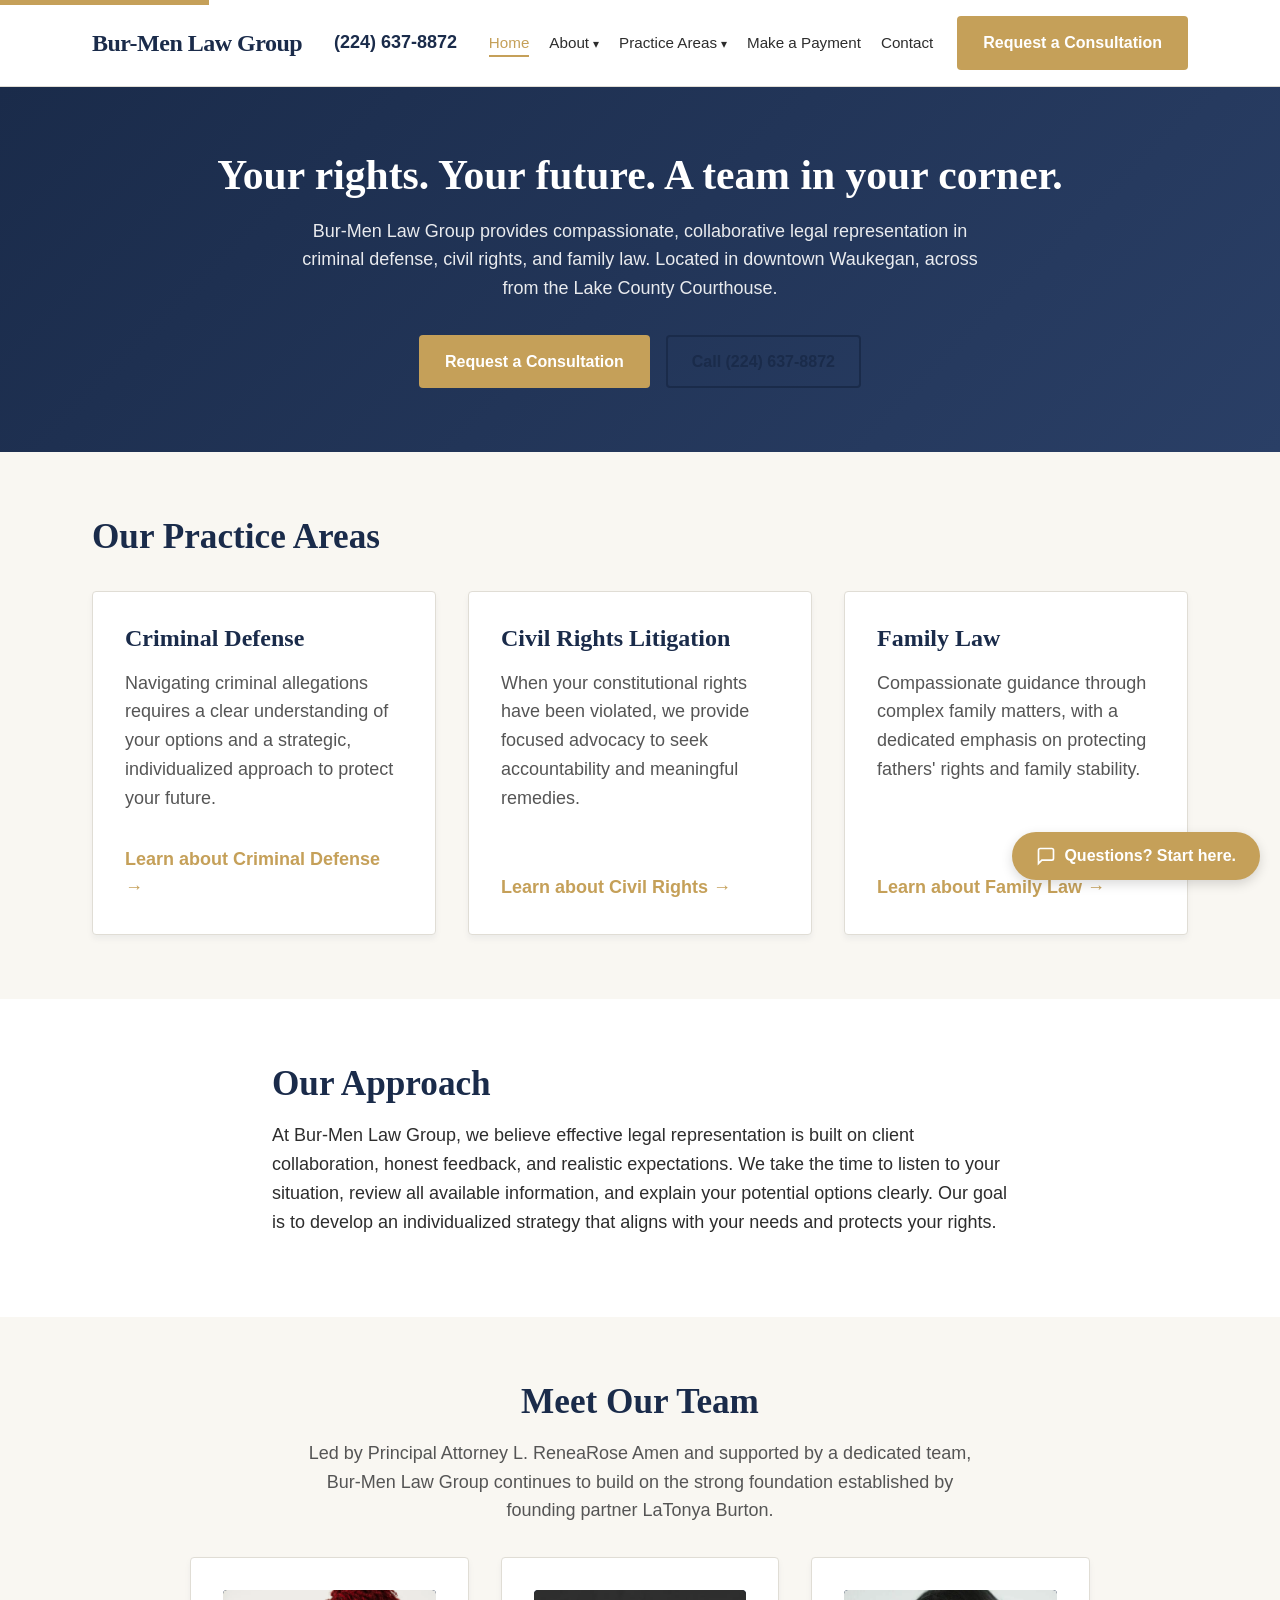
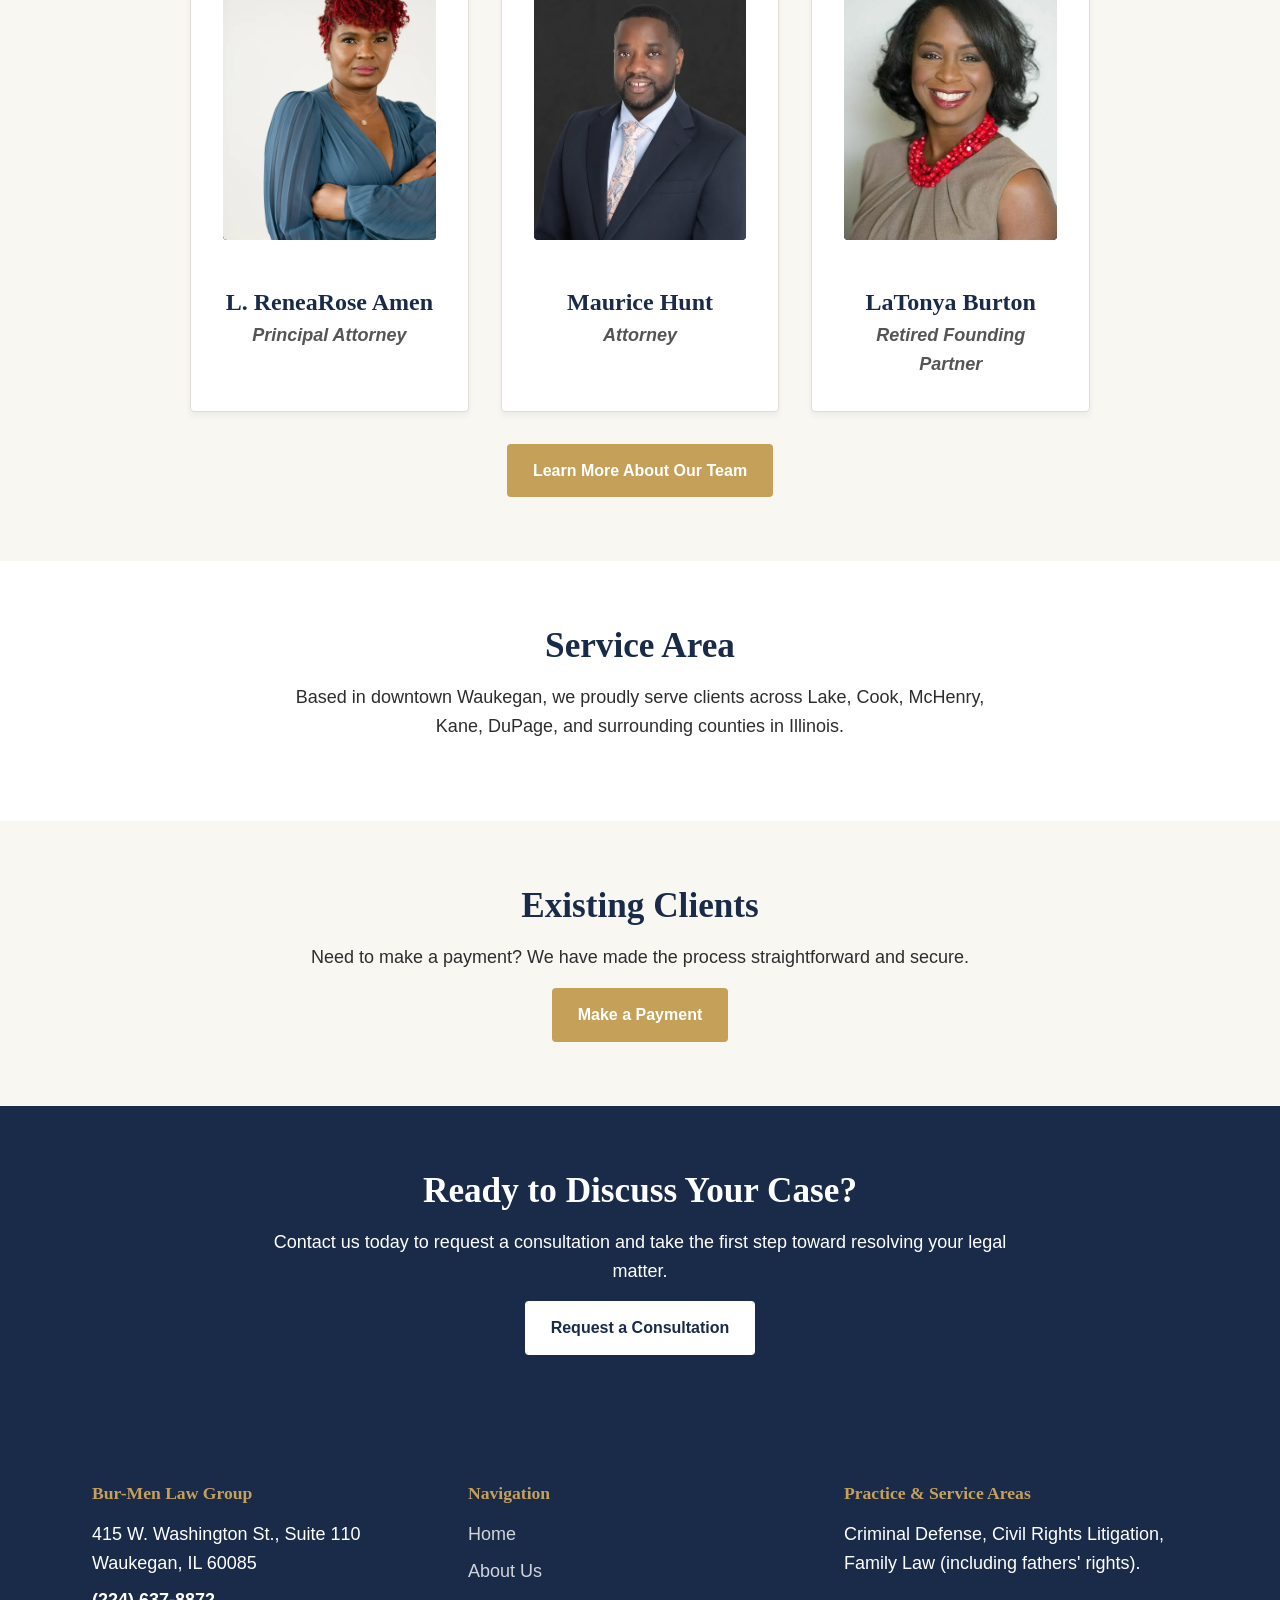
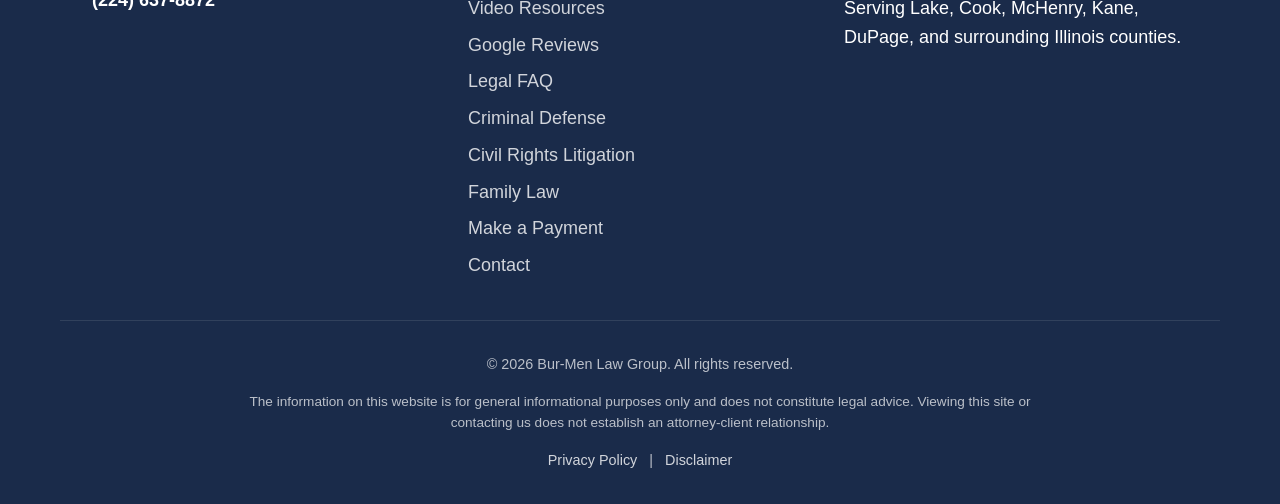
<file: index.html>
<!DOCTYPE html>
<html lang="en">
<head>
  <meta charset="UTF-8">
  <meta name="viewport" content="width=device-width, initial-scale=1.0">
  <title>Bur-Men Law Group | Criminal Defense, Civil Rights & Family Law in Waukegan, IL</title>
  <meta name="description" content="Bur-Men Law Group provides compassionate, collaborative legal representation in criminal defense, civil rights, and family law in Waukegan and surrounding Illinois counties.">
  <meta property="og:title" content="Bur-Men Law Group | Waukegan, IL Attorneys">
  <meta property="og:description" content="Compassionate representation in criminal defense, civil rights, and family law. Located across from the Lake County Courthouse.">
  <meta property="og:type" content="website">
  <link rel="stylesheet" href="assets/css/styles.css">
  <link rel="stylesheet" href="assets/css/chatbot.css">
  <script src="assets/js/main.js" defer></script>
  <script src="assets/js/faq-data.js" defer></script>
  <script src="assets/js/chatbot.js" defer></script>
  <noscript>
    <style>.bm-chat-launcher { display: none !important; }</style>
    <div style="background:#f9f7f2; padding:1rem; text-align:center; border-bottom:1px solid #e0ddd5;">
      JavaScript is disabled. Please call us at <a href="tel:+12246378872">(224) 637-8872</a> or visit our <a href="contact.html">Contact page</a>.
    </div>
  </noscript>
</head>
<body class="page-home">
  <a href="#main-content" class="skip-link">Skip to main content</a>
  <header class="site-header">
    <div class="container header-inner">
      <a href="index.html" class="wordmark">Bur-Men Law Group</a>
      <a href="tel:+12246378872" class="header-phone">(224) 637-8872</a>
      <button type="button" class="mobile-menu-toggle" aria-expanded="false" aria-controls="main-nav" aria-label="Toggle navigation menu">
        <span class="hamburger" aria-hidden="true"></span>
      </button>
      <nav id="main-nav" class="main-nav">
        <ul>
          <li><a href="index.html" aria-current="page">Home</a></li>
          <li class="has-dropdown">
            <button type="button" class="dropdown-toggle" aria-expanded="false" aria-controls="about-submenu">
              About
              <span class="dropdown-icon" aria-hidden="true">▾</span>
            </button>
            <ul class="dropdown-menu" id="about-submenu">
              <li><a href="about.html">About Us</a></li>
              <li><a href="videos.html">Video Resources</a></li>
              <li><a href="reviews.html">Google Reviews</a></li>
              <li><a href="faq.html">Legal FAQ</a></li>
            </ul>
          </li>
          <li class="has-dropdown">
            <button type="button" class="dropdown-toggle" aria-expanded="false" aria-controls="practice-areas-submenu">
              Practice Areas
              <span class="dropdown-icon" aria-hidden="true">▾</span>
            </button>
            <ul class="dropdown-menu" id="practice-areas-submenu">
              <li><a href="criminal-defense.html">Criminal Defense</a></li>
              <li><a href="civil-rights-family-law.html#civil-rights">Civil Rights</a></li>
              <li><a href="civil-rights-family-law.html#family-law">Family Law</a></li>
            </ul>
          </li>
          <li><a href="make-a-payment.html">Make a Payment</a></li>
          <li><a href="contact.html">Contact</a></li>
        </ul>
        <a href="contact.html#contact-form" class="button button-primary">Request a Consultation</a>
      </nav>
    </div>
  </header>
  <main id="main-content">
    <section class="hero">
      <div class="container">
        <h1>Your rights. Your future. A team in your corner.</h1>
        <p class="hero-subtitle">Bur-Men Law Group provides compassionate, collaborative legal representation in criminal defense, civil rights, and family law. Located in downtown Waukegan, across from the Lake County Courthouse.</p>
        <div class="hero-actions">
          <a href="contact.html#contact-form" class="button button-primary">Request a Consultation</a>
          <a href="tel:+12246378872" class="button button-secondary">Call (224) 637-8872</a>
        </div>
      </div>
    </section>
    <section class="section-padding bg-ivory">
      <div class="container">
        <h2 class="section-title">Our Practice Areas</h2>
        <div class="card-grid">
          <article class="card">
            <h3>Criminal Defense</h3>
            <p>Navigating criminal allegations requires a clear understanding of your options and a strategic, individualized approach to protect your future.</p>
            <a href="criminal-defense.html" class="text-link">Learn about Criminal Defense &rarr;</a>
          </article>
          <article class="card">
            <h3>Civil Rights Litigation</h3>
            <p>When your constitutional rights have been violated, we provide focused advocacy to seek accountability and meaningful remedies.</p>
            <a href="civil-rights-family-law.html#civil-rights" class="text-link">Learn about Civil Rights &rarr;</a>
          </article>
          <article class="card">
            <h3>Family Law</h3>
            <p>Compassionate guidance through complex family matters, with a dedicated emphasis on protecting fathers' rights and family stability.</p>
            <a href="civil-rights-family-law.html#family-law" class="text-link">Learn about Family Law &rarr;</a>
          </article>
        </div>
      </div>
    </section>
    <section class="section-padding">
      <div class="container narrow-container">
        <h2 class="section-title">Our Approach</h2>
        <p>At Bur-Men Law Group, we believe effective legal representation is built on client collaboration, honest feedback, and realistic expectations. We take the time to listen to your situation, review all available information, and explain your potential options clearly. Our goal is to develop an individualized strategy that aligns with your needs and protects your rights.</p>
      </div>
    </section>
    
    <!-- NEW: Meet Our Team Section with Clickable Images -->
    <section class="section-padding bg-ivory">
      <div class="container">
        <h2 class="section-title text-center">Meet Our Team</h2>
        <p class="text-center" style="max-width: 700px; margin: 0 auto 2rem auto; color: var(--color-text-light);">
          Led by Principal Attorney L. ReneaRose Amen and supported by a dedicated team, Bur-Men Law Group continues to build on the strong foundation established by founding partner LaTonya Burton.
        </p>
        <div class="card-grid" style="grid-template-columns: repeat(auto-fit, minmax(250px, 1fr)); max-width: 900px; margin: 0 auto;">
          
          <!-- L. ReneaRose Amen -->
          <a href="about.html" class="attorney-card-link">
            <article class="card attorney-card">
              <div class="partner-image-wrapper" style="height: 250px;">
                <img src="assets/images/ReneaRose Amen.webp" alt="L. ReneaRose Amen, Principal Attorney" class="partner-image partner-image-top" style="height: 250px;">
              </div>
              <h3 style="margin-top: 1rem; margin-bottom: 0.25rem;">L. ReneaRose Amen</h3>
              <p class="partner-role" style="margin-bottom: 0;">Principal Attorney</p>
            </article>
          </a>

          <!-- Maurice Hunt -->
          <a href="about.html" class="attorney-card-link">
            <article class="card attorney-card">
              <div class="partner-image-wrapper" style="height: 250px;">
                <img src="assets/images/Maurice Hunt.jpg" alt="Maurice Hunt, Attorney" class="partner-image" style="height: 250px;">
              </div>
              <h3 style="margin-top: 1rem; margin-bottom: 0.25rem;">Maurice Hunt</h3>
              <p class="partner-role" style="margin-bottom: 0;">Attorney</p>
            </article>
          </a>

          <!-- LaTonya Burton -->
          <a href="about.html" class="attorney-card-link">
            <article class="card attorney-card retired-card">
              <div class="partner-image-wrapper" style="height: 250px;">
                <img src="assets/images/Latonya Burton.webp" alt="LaTonya Burton, Retired Founding Partner" class="partner-image" style="height: 250px;">
              </div>
              <h3 style="margin-top: 1rem; margin-bottom: 0.25rem;">LaTonya Burton</h3>
              <p class="partner-role" style="margin-bottom: 0;">Retired Founding Partner</p>
            </article>
          </a>

        </div>
        <div class="text-center" style="margin-top: 2rem;">
          <a href="about.html" class="button button-primary">Learn More About Our Team</a>
        </div>
      </div>
    </section>
    <!-- END NEW SECTION -->

    <section class="section-padding">
      <div class="container narrow-container text-center">
        <h2 class="section-title">Service Area</h2>
        <p>Based in downtown Waukegan, we proudly serve clients across Lake, Cook, McHenry, Kane, DuPage, and surrounding counties in Illinois.</p>
      </div>
    </section>
    <section class="section-padding bg-ivory">
      <div class="container narrow-container text-center">
        <h2 class="section-title">Existing Clients</h2>
        <p>Need to make a payment? We have made the process straightforward and secure.</p>
        <a href="make-a-payment.html" class="button button-primary">Make a Payment</a>
      </div>
    </section>
    <section class="section-padding bg-navy text-white text-center">
      <div class="container narrow-container">
        <h2 class="section-title text-white">Ready to Discuss Your Case?</h2>
        <p>Contact us today to request a consultation and take the first step toward resolving your legal matter.</p>
        <a href="contact.html#contact-form" class="button button-accent">Request a Consultation</a>
      </div>
    </section>
  </main>
  <footer class="site-footer">
    <div class="container footer-grid">
      <div class="footer-col">
        <h3>Bur-Men Law Group</h3>
        <address>415 W. Washington St., Suite 110<br>Waukegan, IL 60085</address>
        <p><a href="tel:+12246378872" class="footer-link">(224) 637-8872</a></p>
      </div>
      <div class="footer-col">
        <h3>Navigation</h3>
        <ul class="footer-nav">
          <li><a href="index.html">Home</a></li>
          <li><a href="about.html">About Us</a></li>
          <li><a href="videos.html">Video Resources</a></li>
          <li><a href="reviews.html">Google Reviews</a></li>
          <li><a href="faq.html">Legal FAQ</a></li>
          <li><a href="criminal-defense.html">Criminal Defense</a></li>
          <li><a href="civil-rights-family-law.html#civil-rights">Civil Rights Litigation</a></li>
          <li><a href="civil-rights-family-law.html#family-law">Family Law</a></li>
          <li><a href="make-a-payment.html">Make a Payment</a></li>
          <li><a href="contact.html">Contact</a></li>
        </ul>
      </div>
      <div class="footer-col">
        <h3>Practice & Service Areas</h3>
        <p>Criminal Defense, Civil Rights Litigation, Family Law (including fathers' rights).</p>
        <p>Serving Lake, Cook, McHenry, Kane, DuPage, and surrounding Illinois counties.</p>
      </div>
    </div>
    <div class="container footer-bottom">
      <p>&copy; <span id="current-year">2026</span> Bur-Men Law Group. All rights reserved.</p>
      <p class="disclaimer-text">The information on this website is for general informational purposes only and does not constitute legal advice. Viewing this site or contacting us does not establish an attorney-client relationship.</p>
      <div class="footer-legal-links">
        <a href="contact.html#privacy">Privacy Policy</a>
        <span class="separator">|</span>
        <a href="contact.html#disclaimer">Disclaimer</a>
      </div>
    </div>
  </footer>
</body>
</html>
</file>
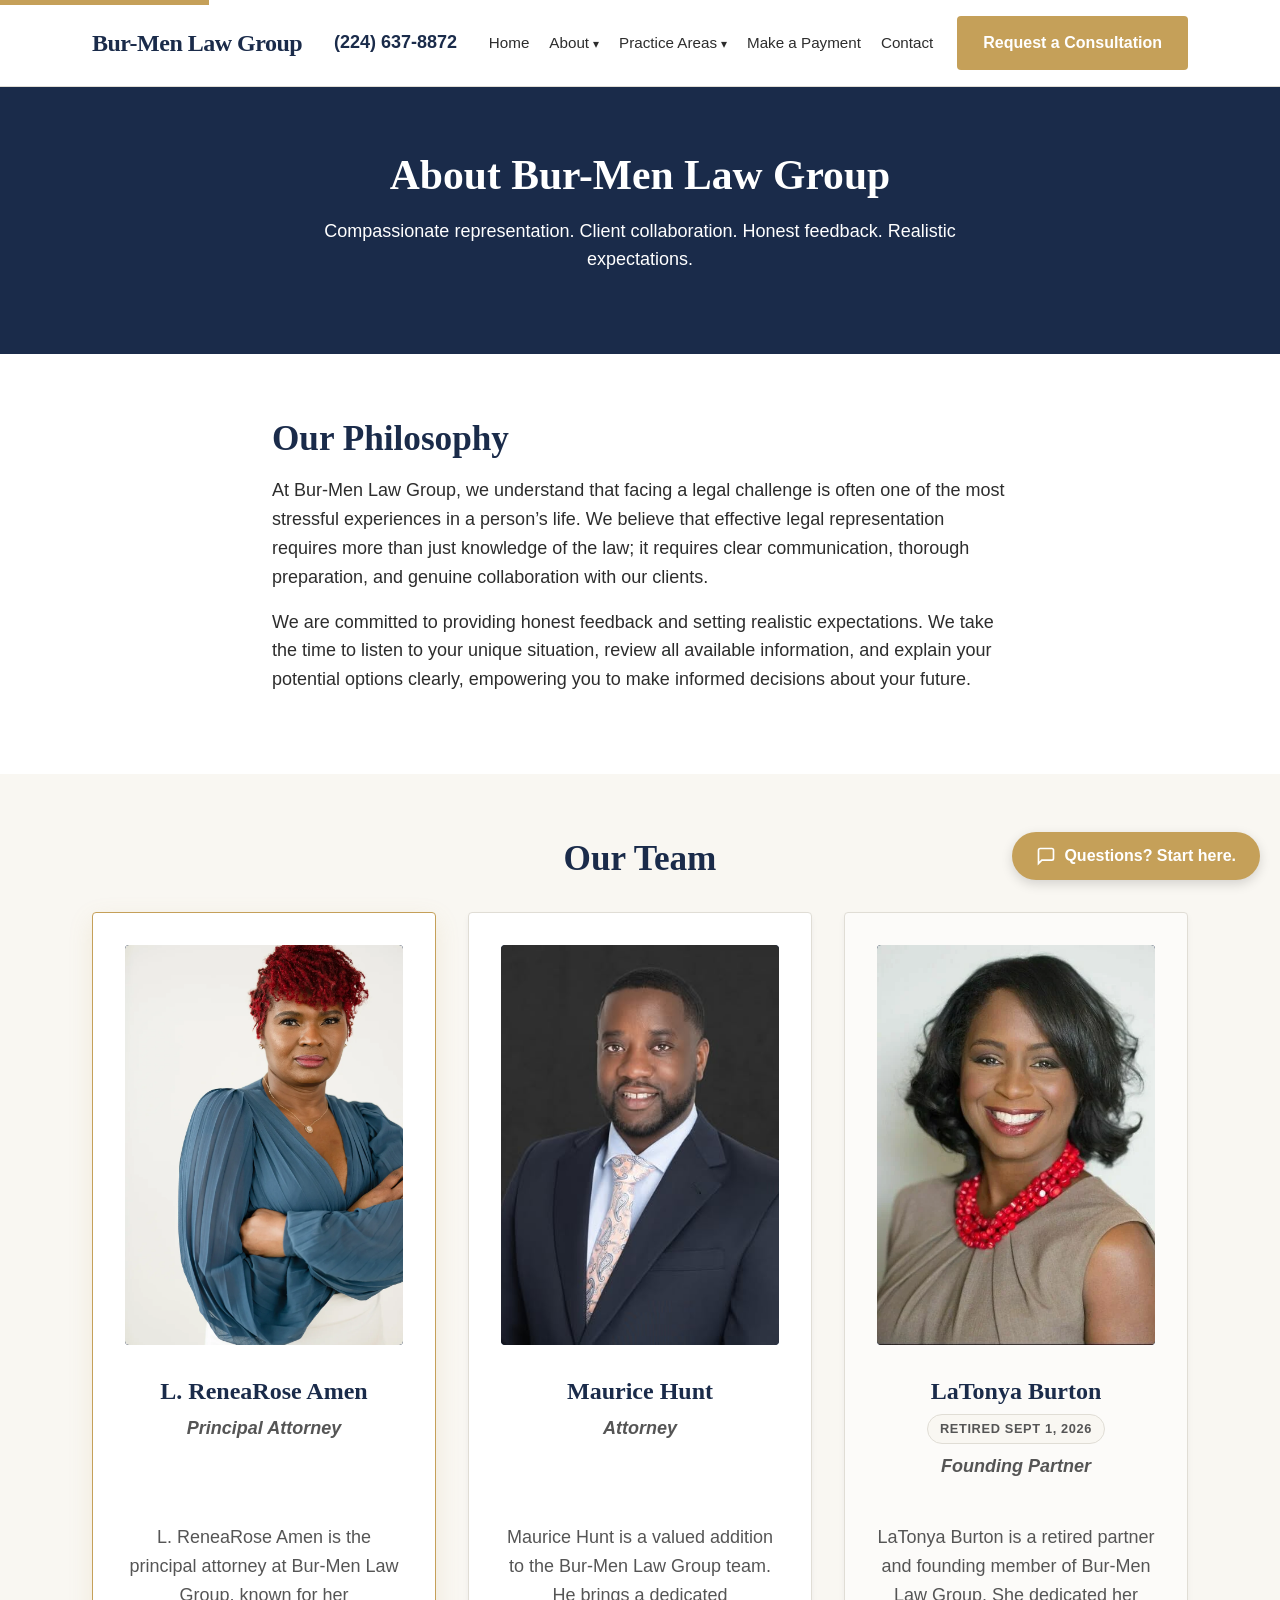
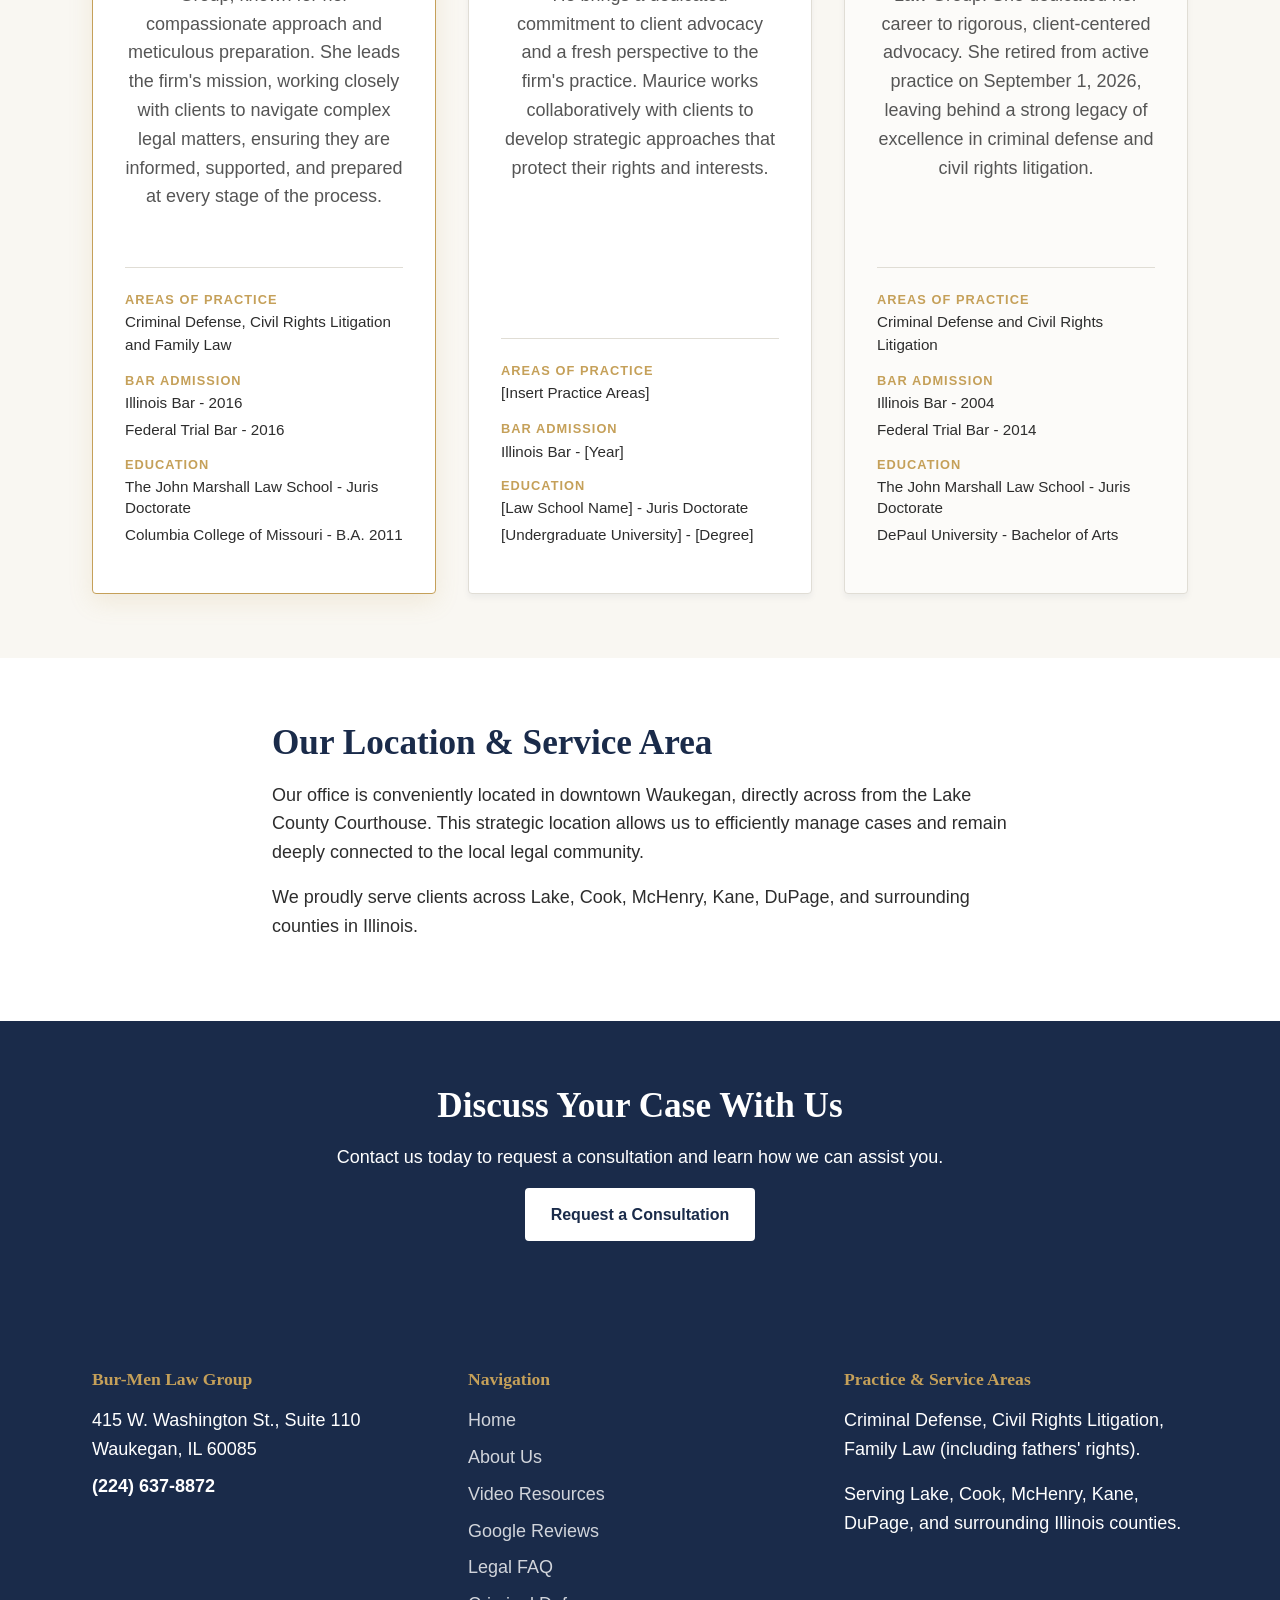
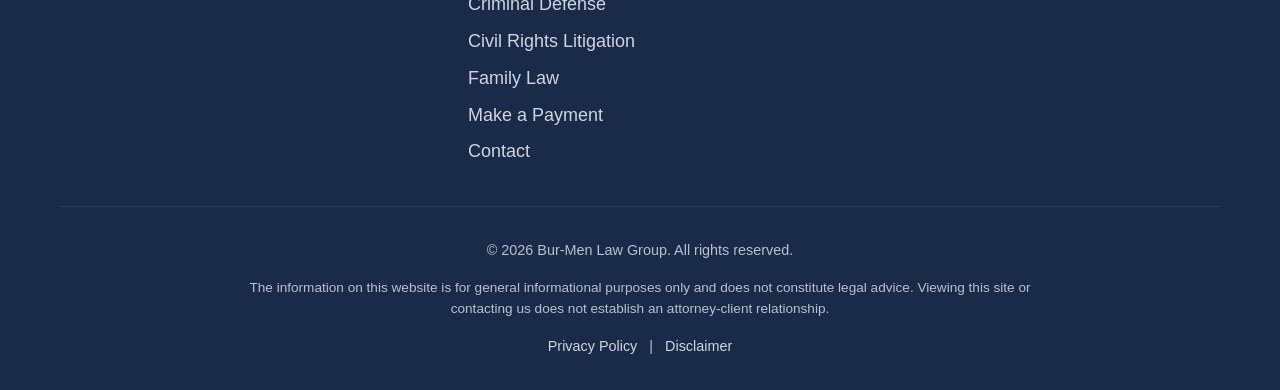
<file: about.html>
<!DOCTYPE html>
<html lang="en">
<head>
  <meta charset="UTF-8">
  <meta name="viewport" content="width=device-width, initial-scale=1.0">
  <title>About Us | Bur-Men Law Group | Waukegan, IL</title>
  <meta name="description" content="Learn about Bur-Men Law Group, our client-centered philosophy, and our attorneys in Waukegan, IL.">
  <meta property="og:title" content="About Us | Bur-Men Law Group">
  <meta property="og:description" content="Compassionate representation built on client collaboration, honest feedback, and realistic expectations.">
  <meta property="og:type" content="website">
  <link rel="stylesheet" href="assets/css/styles.css">
  <link rel="stylesheet" href="assets/css/chatbot.css">
  <script src="assets/js/main.js" defer></script>
  <script src="assets/js/faq-data.js" defer></script>
  <script src="assets/js/chatbot.js" defer></script>
  <noscript>
    <style>.bm-chat-launcher { display: none !important; }</style>
    <div style="background:#f9f7f2; padding:1rem; text-align:center; border-bottom:1px solid #e0ddd5;">
      JavaScript is disabled. Please call us at <a href="tel:+12246378872">(224) 637-8872</a> or visit our <a href="contact.html">Contact page</a>.
    </div>
  </noscript>
</head>
<body class="page-about">
  <a href="#main-content" class="skip-link">Skip to main content</a>
  <header class="site-header">
    <div class="container header-inner">
      <a href="index.html" class="wordmark">Bur-Men Law Group</a>
      <a href="tel:+12246378872" class="header-phone">(224) 637-8872</a>
      <button type="button" class="mobile-menu-toggle" aria-expanded="false" aria-controls="main-nav" aria-label="Toggle navigation menu">
        <span class="hamburger" aria-hidden="true"></span>
      </button>
      <nav id="main-nav" class="main-nav">
        <ul>
          <li><a href="index.html">Home</a></li>
          <li class="has-dropdown">
            <button type="button" class="dropdown-toggle" aria-expanded="false" aria-controls="about-submenu">
              About
              <span class="dropdown-icon" aria-hidden="true">▾</span>
            </button>
            <ul class="dropdown-menu" id="about-submenu">
              <li><a href="about.html" aria-current="page">About Us</a></li>
              <li><a href="videos.html">Video Resources</a></li>
              <li><a href="reviews.html">Google Reviews</a></li>
              <li><a href="faq.html">Legal FAQ</a></li>
            </ul>
          </li>
          <li class="has-dropdown">
            <button type="button" class="dropdown-toggle" aria-expanded="false" aria-controls="practice-areas-submenu">
              Practice Areas
              <span class="dropdown-icon" aria-hidden="true">▾</span>
            </button>
            <ul class="dropdown-menu" id="practice-areas-submenu">
              <li><a href="criminal-defense.html">Criminal Defense</a></li>
              <li><a href="civil-rights-family-law.html#civil-rights">Civil Rights</a></li>
              <li><a href="civil-rights-family-law.html#family-law">Family Law</a></li>
            </ul>
          </li>
          <li><a href="make-a-payment.html">Make a Payment</a></li>
          <li><a href="contact.html">Contact</a></li>
        </ul>
        <a href="contact.html#contact-form" class="button button-primary">Request a Consultation</a>
      </nav>
    </div>
  </header>
  <main id="main-content">
    <section class="page-header bg-navy text-white">
      <div class="container narrow-container text-center">
        <h1>About Bur-Men Law Group</h1>
        <p>Compassionate representation. Client collaboration. Honest feedback. Realistic expectations.</p>
      </div>
    </section>
    <section class="section-padding">
      <div class="container narrow-container">
        <h2>Our Philosophy</h2>
        <p>At Bur-Men Law Group, we understand that facing a legal challenge is often one of the most stressful experiences in a person’s life. We believe that effective legal representation requires more than just knowledge of the law; it requires clear communication, thorough preparation, and genuine collaboration with our clients.</p>
        <p>We are committed to providing honest feedback and setting realistic expectations. We take the time to listen to your unique situation, review all available information, and explain your potential options clearly, empowering you to make informed decisions about your future.</p>
      </div>
    </section>
    <section class="section-padding bg-ivory">
      <div class="container">
        <h2 class="section-title text-center">Our Team</h2>
        <div class="card-grid">
          <article class="card partner-card highlighted">
            <div class="partner-image-wrapper">
              <img src="assets/images/ReneaRose Amen.webp" alt="L. ReneaRose Amen, Principal Attorney" class="partner-image partner-image-top">
            </div>
            <div class="partner-intro">
              <h3>L. ReneaRose Amen</h3>
              <p class="partner-role">Principal Attorney</p>
            </div>
            <p>L. ReneaRose Amen is the principal attorney at Bur-Men Law Group, known for her compassionate approach and meticulous preparation. She leads the firm's mission, working closely with clients to navigate complex legal matters, ensuring they are informed, supported, and prepared at every stage of the process.</p>
            <div class="partner-details">
              <div class="detail-block"><h4>Areas of Practice</h4><p>Criminal Defense, Civil Rights Litigation and Family Law</p></div>
              <div class="detail-block"><h4>Bar Admission</h4><ul><li>Illinois Bar - 2016</li><li>Federal Trial Bar - 2016</li></ul></div>
              <div class="detail-block"><h4>Education</h4><ul><li>The John Marshall Law School - Juris Doctorate</li><li>Columbia College of Missouri - B.A. 2011</li></ul></div>
            </div>
          </article>
          <article class="card partner-card">
            <div class="partner-image-wrapper">
              <img src="assets/images/Maurice Hunt.jpg" alt="Maurice Hunt, Attorney" class="partner-image">
            </div>
            <div class="partner-intro">
              <h3>Maurice Hunt</h3>
              <p class="partner-role">Attorney</p>
            </div>
            <p>Maurice Hunt is a valued addition to the Bur-Men Law Group team. He brings a dedicated commitment to client advocacy and a fresh perspective to the firm's practice. Maurice works collaboratively with clients to develop strategic approaches that protect their rights and interests.</p>
            <div class="partner-details">
              <div class="detail-block"><h4>Areas of Practice</h4><p>[Insert Practice Areas]</p></div>
              <div class="detail-block"><h4>Bar Admission</h4><ul><li>Illinois Bar - [Year]</li></ul></div>
              <div class="detail-block"><h4>Education</h4><ul><li>[Law School Name] - Juris Doctorate</li><li>[Undergraduate University] - [Degree]</li></ul></div>
            </div>
          </article>
          <article class="card partner-card retired-card">
            <div class="partner-image-wrapper">
              <img src="assets/images/Latonya Burton.webp" alt="LaTonya Burton, Retired Founding Partner" class="partner-image">
            </div>
            <div class="partner-intro">
              <h3>LaTonya Burton</h3>
              <span class="status-badge retired">Retired Sept 1, 2026</span>
              <p class="partner-role">Founding Partner</p>
            </div>
            <p>LaTonya Burton is a retired partner and founding member of Bur-Men Law Group. She dedicated her career to rigorous, client-centered advocacy. She retired from active practice on September 1, 2026, leaving behind a strong legacy of excellence in criminal defense and civil rights litigation.</p>
            <div class="partner-details">
              <div class="detail-block"><h4>Areas of Practice</h4><p>Criminal Defense and Civil Rights Litigation</p></div>
              <div class="detail-block"><h4>Bar Admission</h4><ul><li>Illinois Bar - 2004</li><li>Federal Trial Bar - 2014</li></ul></div>
              <div class="detail-block"><h4>Education</h4><ul><li>The John Marshall Law School - Juris Doctorate</li><li>DePaul University - Bachelor of Arts</li></ul></div>
            </div>
          </article>
        </div>
      </div>
    </section>
    <section class="section-padding">
      <div class="container narrow-container">
        <h2>Our Location & Service Area</h2>
        <p>Our office is conveniently located in downtown Waukegan, directly across from the Lake County Courthouse. This strategic location allows us to efficiently manage cases and remain deeply connected to the local legal community.</p>
        <p>We proudly serve clients across Lake, Cook, McHenry, Kane, DuPage, and surrounding counties in Illinois.</p>
      </div>
    </section>
    <section class="section-padding bg-navy text-white text-center">
      <div class="container narrow-container">
        <h2 class="section-title text-white">Discuss Your Case With Us</h2>
        <p>Contact us today to request a consultation and learn how we can assist you.</p>
        <a href="contact.html#contact-form" class="button button-accent">Request a Consultation</a>
      </div>
    </section>
  </main>
  <footer class="site-footer">
    <div class="container footer-grid">
      <div class="footer-col">
        <h3>Bur-Men Law Group</h3>
        <address>415 W. Washington St., Suite 110<br>Waukegan, IL 60085</address>
        <p><a href="tel:+12246378872" class="footer-link">(224) 637-8872</a></p>
      </div>
      <div class="footer-col">
        <h3>Navigation</h3>
        <ul class="footer-nav">
          <li><a href="index.html">Home</a></li>
          <li><a href="about.html">About Us</a></li>
          <li><a href="videos.html">Video Resources</a></li>
          <li><a href="reviews.html">Google Reviews</a></li>
          <li><a href="faq.html">Legal FAQ</a></li>
          <li><a href="criminal-defense.html">Criminal Defense</a></li>
          <li><a href="civil-rights-family-law.html#civil-rights">Civil Rights Litigation</a></li>
          <li><a href="civil-rights-family-law.html#family-law">Family Law</a></li>
          <li><a href="make-a-payment.html">Make a Payment</a></li>
          <li><a href="contact.html">Contact</a></li>
        </ul>
      </div>
      <div class="footer-col">
        <h3>Practice & Service Areas</h3>
        <p>Criminal Defense, Civil Rights Litigation, Family Law (including fathers' rights).</p>
        <p>Serving Lake, Cook, McHenry, Kane, DuPage, and surrounding Illinois counties.</p>
      </div>
    </div>
    <div class="container footer-bottom">
      <p>&copy; <span id="current-year">2026</span> Bur-Men Law Group. All rights reserved.</p>
      <p class="disclaimer-text">The information on this website is for general informational purposes only and does not constitute legal advice. Viewing this site or contacting us does not establish an attorney-client relationship.</p>
      <div class="footer-legal-links">
        <a href="contact.html#privacy">Privacy Policy</a>
        <span class="separator">|</span>
        <a href="contact.html#disclaimer">Disclaimer</a>
      </div>
    </div>
  </footer>
</body>
</html>
</file>
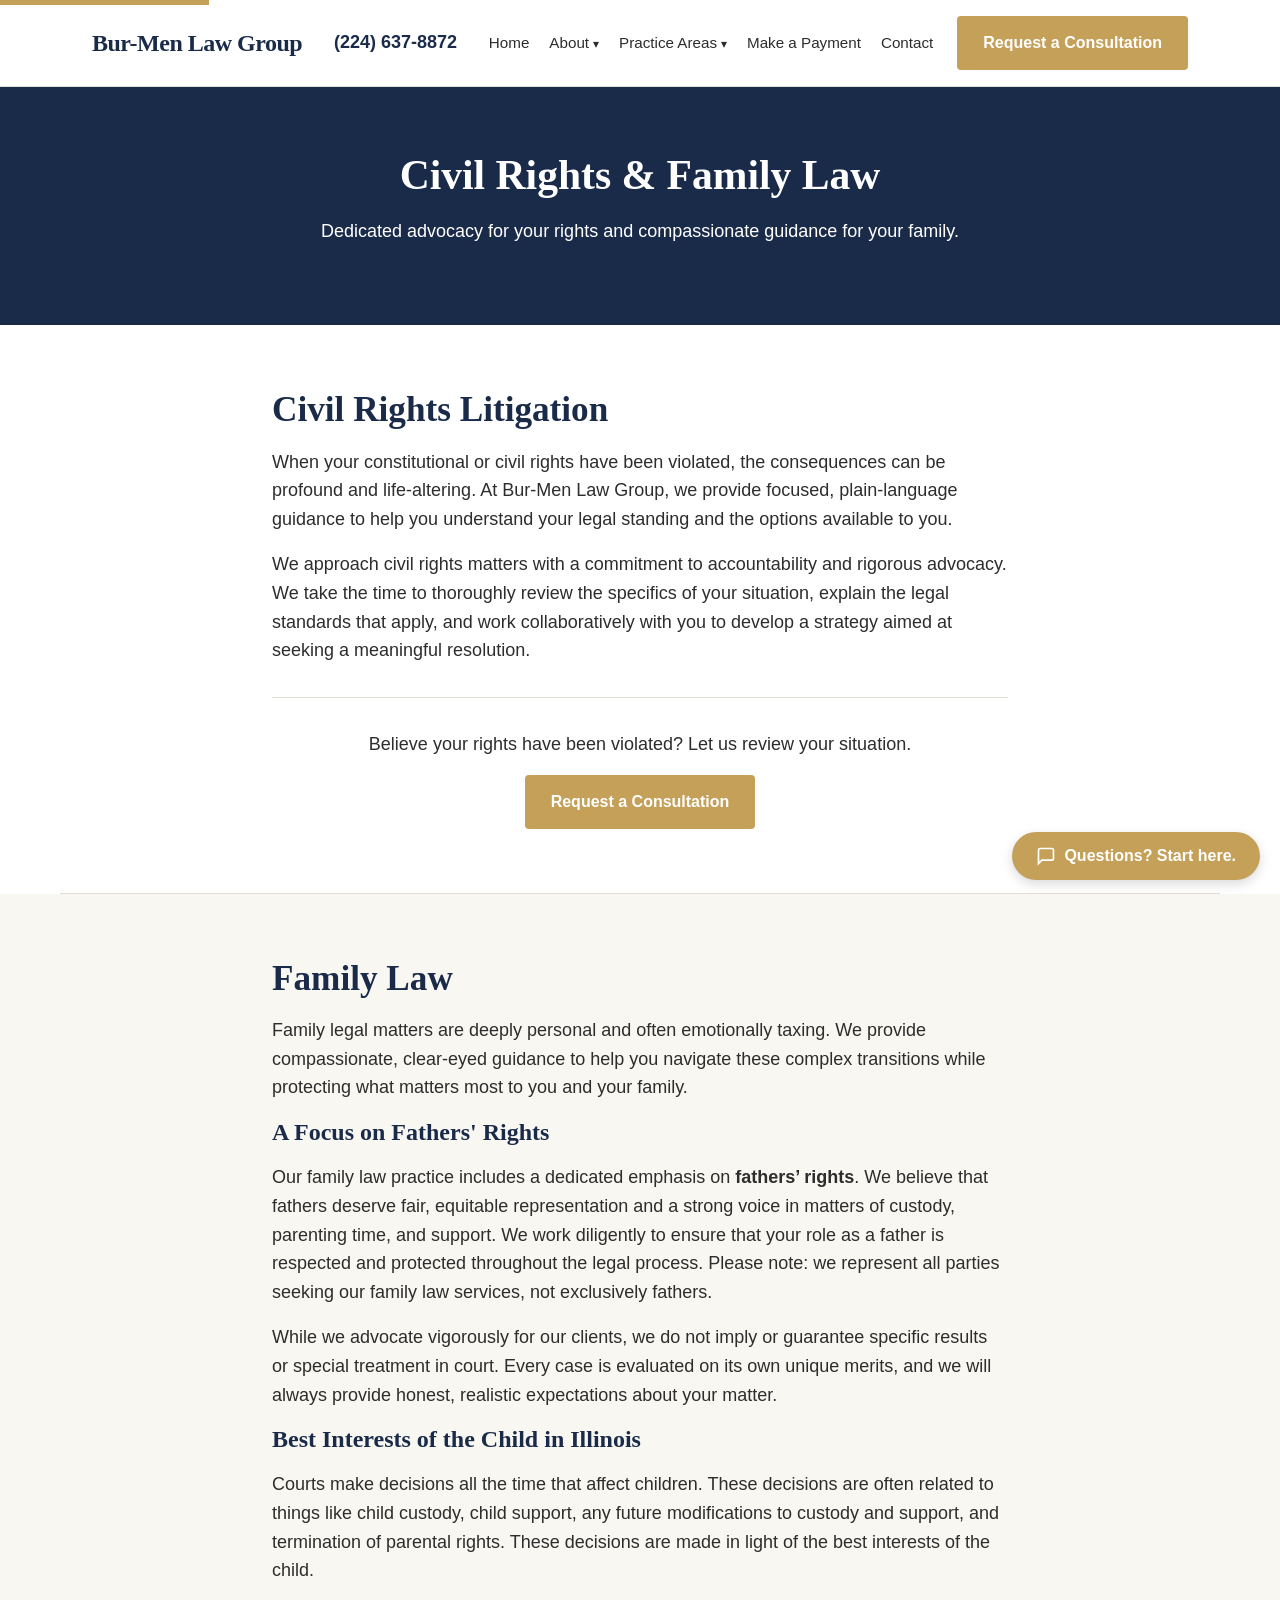
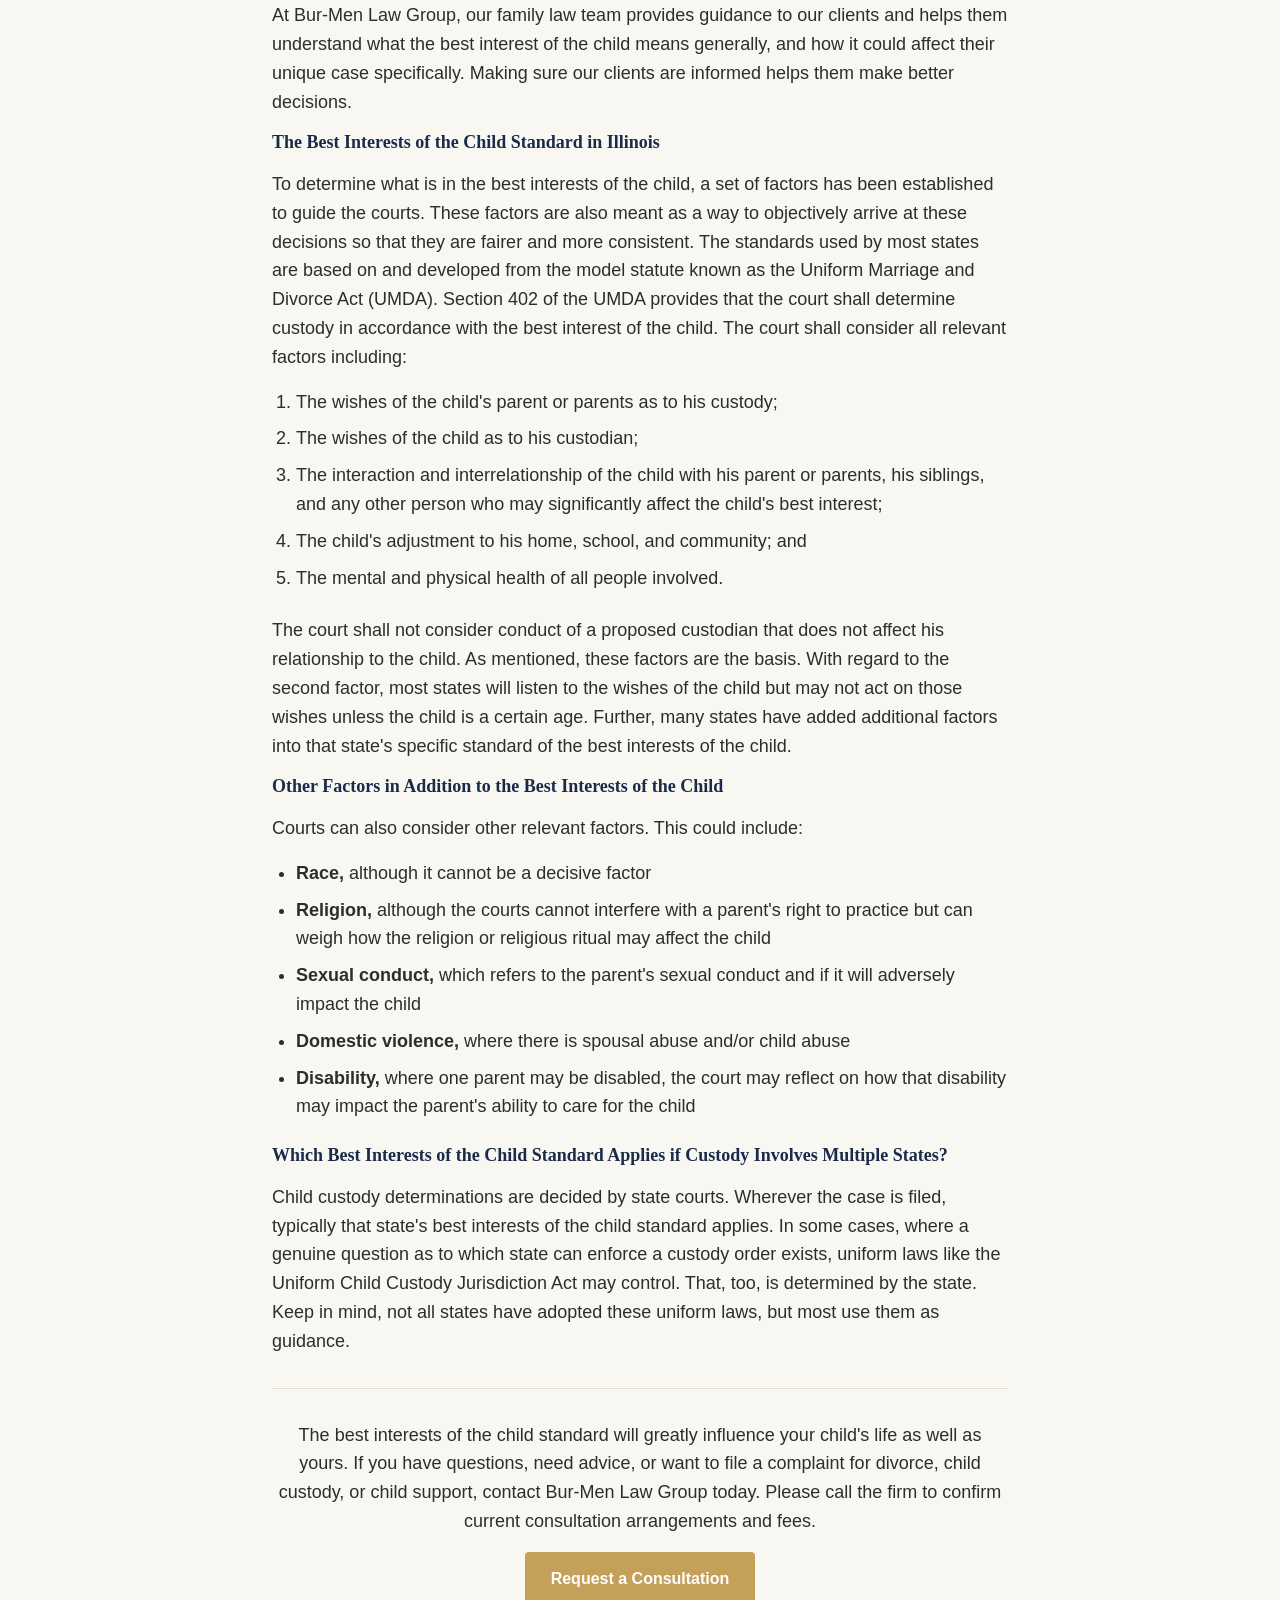
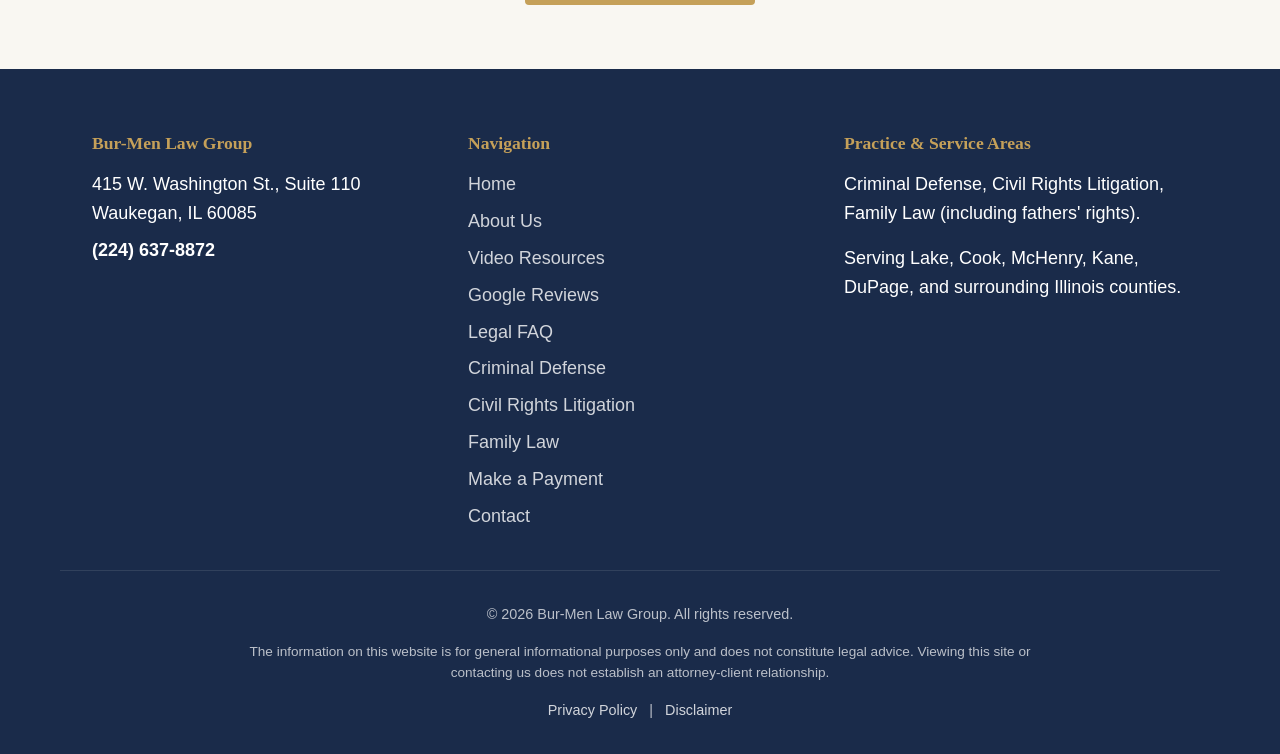
<file: civil-rights-family-law.html>
<!DOCTYPE html>
<html lang="en">
<head>
  <meta charset="UTF-8">
  <meta name="viewport" content="width=device-width, initial-scale=1.0">
  <title>Civil Rights & Family Law | Bur-Men Law Group | Waukegan, IL</title>
  <meta name="description" content="Compassionate civil rights litigation and family law representation in Waukegan, IL, with a dedicated emphasis on fathers' rights.">
  <meta property="og:title" content="Civil Rights & Family Law | Bur-Men Law Group">
  <meta property="og:description" content="Dedicated advocacy for civil rights matters and compassionate guidance through family law, including fathers' rights.">
  <meta property="og:type" content="website">
  <link rel="stylesheet" href="assets/css/styles.css">
  <link rel="stylesheet" href="assets/css/chatbot.css">
  <script src="assets/js/main.js" defer></script>
  <script src="assets/js/faq-data.js" defer></script>
  <script src="assets/js/chatbot.js" defer></script>
  <noscript>
    <style>.bm-chat-launcher { display: none !important; }</style>
    <div style="background:#f9f7f2; padding:1rem; text-align:center; border-bottom:1px solid #e0ddd5;">
      JavaScript is disabled. Please call us at <a href="tel:+12246378872">(224) 637-8872</a> or visit our <a href="contact.html">Contact page</a>.
    </div>
  </noscript>
</head>
<body class="page-civil-rights-family-law">
  <a href="#main-content" class="skip-link">Skip to main content</a>
  <header class="site-header">
    <div class="container header-inner">
      <a href="index.html" class="wordmark">Bur-Men Law Group</a>
      <a href="tel:+12246378872" class="header-phone">(224) 637-8872</a>
      <button type="button" class="mobile-menu-toggle" aria-expanded="false" aria-controls="main-nav" aria-label="Toggle navigation menu">
        <span class="hamburger" aria-hidden="true"></span>
      </button>
      <nav id="main-nav" class="main-nav">
        <ul>
          <li><a href="index.html">Home</a></li>
          <li class="has-dropdown">
            <button type="button" class="dropdown-toggle" aria-expanded="false" aria-controls="about-submenu">
              About
              <span class="dropdown-icon" aria-hidden="true">▾</span>
            </button>
            <ul class="dropdown-menu" id="about-submenu">
              <li><a href="about.html">About Us</a></li>
              <li><a href="videos.html">Video Resources</a></li>
              <li><a href="reviews.html">Google Reviews</a></li>
              <li><a href="faq.html">Legal FAQ</a></li>
            </ul>
          </li>
          <li class="has-dropdown">
            <button type="button" class="dropdown-toggle" aria-expanded="false" aria-controls="practice-areas-submenu">
              Practice Areas
              <span class="dropdown-icon" aria-hidden="true">▾</span>
            </button>
            <ul class="dropdown-menu" id="practice-areas-submenu">
              <li><a href="criminal-defense.html">Criminal Defense</a></li>
              <li><a href="civil-rights-family-law.html#civil-rights" aria-current="page">Civil Rights</a></li>
              <li><a href="civil-rights-family-law.html#family-law">Family Law</a></li>
            </ul>
          </li>
          <li><a href="make-a-payment.html">Make a Payment</a></li>
          <li><a href="contact.html">Contact</a></li>
        </ul>
        <a href="contact.html#contact-form" class="button button-primary">Request a Consultation</a>
      </nav>
    </div>
  </header>
  <main id="main-content">
    <section class="page-header bg-navy text-white">
      <div class="container narrow-container text-center">
        <h1>Civil Rights & Family Law</h1>
        <p>Dedicated advocacy for your rights and compassionate guidance for your family.</p>
      </div>
    </section>
    <section id="civil-rights" class="section-padding">
      <div class="container narrow-container">
        <h2>Civil Rights Litigation</h2>
        <p>When your constitutional or civil rights have been violated, the consequences can be profound and life-altering. At Bur-Men Law Group, we provide focused, plain-language guidance to help you understand your legal standing and the options available to you.</p>
        <p>We approach civil rights matters with a commitment to accountability and rigorous advocacy. We take the time to thoroughly review the specifics of your situation, explain the legal standards that apply, and work collaboratively with you to develop a strategy aimed at seeking a meaningful resolution.</p>
        <div class="cta-box">
          <p>Believe your rights have been violated? Let us review your situation.</p>
          <a href="contact.html#contact-form" class="button button-primary">Request a Consultation</a>
        </div>
      </div>
    </section>
    <div class="section-divider"></div>
    <section id="family-law" class="section-padding bg-ivory">
      <div class="container narrow-container">
        <h2>Family Law</h2>
        <p>Family legal matters are deeply personal and often emotionally taxing. We provide compassionate, clear-eyed guidance to help you navigate these complex transitions while protecting what matters most to you and your family.</p>
        
        <h3>A Focus on Fathers' Rights</h3>
        <p>Our family law practice includes a dedicated emphasis on <strong>fathers’ rights</strong>. We believe that fathers deserve fair, equitable representation and a strong voice in matters of custody, parenting time, and support. We work diligently to ensure that your role as a father is respected and protected throughout the legal process. Please note: we represent all parties seeking our family law services, not exclusively fathers.</p>
        <p>While we advocate vigorously for our clients, we do not imply or guarantee specific results or special treatment in court. Every case is evaluated on its own unique merits, and we will always provide honest, realistic expectations about your matter.</p>

        <h3>Best Interests of the Child in Illinois</h3>
        <p>Courts make decisions all the time that affect children. These decisions are often related to things like child custody, child support, any future modifications to custody and support, and termination of parental rights. These decisions are made in light of the best interests of the child.</p>
        <p>At Bur-Men Law Group, our family law team provides guidance to our clients and helps them understand what the best interest of the child means generally, and how it could affect their unique case specifically. Making sure our clients are informed helps them make better decisions.</p>

        <h4>The Best Interests of the Child Standard in Illinois</h4>
        <p>To determine what is in the best interests of the child, a set of factors has been established to guide the courts. These factors are also meant as a way to objectively arrive at these decisions so that they are fairer and more consistent. The standards used by most states are based on and developed from the model statute known as the Uniform Marriage and Divorce Act (UMDA). Section 402 of the UMDA provides that the court shall determine custody in accordance with the best interest of the child. The court shall consider all relevant factors including:</p>
        <ol style="padding-left: 1.5rem; margin-bottom: 1.5rem; color: var(--color-text);">
          <li style="margin-bottom: 0.5rem;">The wishes of the child's parent or parents as to his custody;</li>
          <li style="margin-bottom: 0.5rem;">The wishes of the child as to his custodian;</li>
          <li style="margin-bottom: 0.5rem;">The interaction and interrelationship of the child with his parent or parents, his siblings, and any other person who may significantly affect the child's best interest;</li>
          <li style="margin-bottom: 0.5rem;">The child's adjustment to his home, school, and community; and</li>
          <li style="margin-bottom: 0.5rem;">The mental and physical health of all people involved.</li>
        </ol>
        <p>The court shall not consider conduct of a proposed custodian that does not affect his relationship to the child. As mentioned, these factors are the basis. With regard to the second factor, most states will listen to the wishes of the child but may not act on those wishes unless the child is a certain age. Further, many states have added additional factors into that state's specific standard of the best interests of the child.</p>

        <h4>Other Factors in Addition to the Best Interests of the Child</h4>
        <p>Courts can also consider other relevant factors. This could include:</p>
        <ul style="padding-left: 1.5rem; margin-bottom: 1.5rem; color: var(--color-text);">
          <li style="margin-bottom: 0.5rem;"><strong>Race,</strong> although it cannot be a decisive factor</li>
          <li style="margin-bottom: 0.5rem;"><strong>Religion,</strong> although the courts cannot interfere with a parent's right to practice but can weigh how the religion or religious ritual may affect the child</li>
          <li style="margin-bottom: 0.5rem;"><strong>Sexual conduct,</strong> which refers to the parent's sexual conduct and if it will adversely impact the child</li>
          <li style="margin-bottom: 0.5rem;"><strong>Domestic violence,</strong> where there is spousal abuse and/or child abuse</li>
          <li style="margin-bottom: 0.5rem;"><strong>Disability,</strong> where one parent may be disabled, the court may reflect on how that disability may impact the parent's ability to care for the child</li>
        </ul>

        <h4>Which Best Interests of the Child Standard Applies if Custody Involves Multiple States?</h4>
        <p>Child custody determinations are decided by state courts. Wherever the case is filed, typically that state's best interests of the child standard applies. In some cases, where a genuine question as to which state can enforce a custody order exists, uniform laws like the Uniform Child Custody Jurisdiction Act may control. That, too, is determined by the state. Keep in mind, not all states have adopted these uniform laws, but most use them as guidance.</p>

        <div class="cta-box">
          <p>The best interests of the child standard will greatly influence your child's life as well as yours. If you have questions, need advice, or want to file a complaint for divorce, child custody, or child support, contact Bur-Men Law Group today. Please call the firm to confirm current consultation arrangements and fees.</p>
          <a href="contact.html#contact-form" class="button button-primary">Request a Consultation</a>
        </div>
      </div>
    </section>
  </main>
  <footer class="site-footer">
    <div class="container footer-grid">
      <div class="footer-col">
        <h3>Bur-Men Law Group</h3>
        <address>415 W. Washington St., Suite 110<br>Waukegan, IL 60085</address>
        <p><a href="tel:+12246378872" class="footer-link">(224) 637-8872</a></p>
      </div>
      <div class="footer-col">
        <h3>Navigation</h3>
        <ul class="footer-nav">
          <li><a href="index.html">Home</a></li>
          <li><a href="about.html">About Us</a></li>
          <li><a href="videos.html">Video Resources</a></li>
          <li><a href="reviews.html">Google Reviews</a></li>
          <li><a href="faq.html">Legal FAQ</a></li>
          <li><a href="criminal-defense.html">Criminal Defense</a></li>
          <li><a href="civil-rights-family-law.html#civil-rights">Civil Rights Litigation</a></li>
          <li><a href="civil-rights-family-law.html#family-law">Family Law</a></li>
          <li><a href="make-a-payment.html">Make a Payment</a></li>
          <li><a href="contact.html">Contact</a></li>
        </ul>
      </div>
      <div class="footer-col">
        <h3>Practice & Service Areas</h3>
        <p>Criminal Defense, Civil Rights Litigation, Family Law (including fathers' rights).</p>
        <p>Serving Lake, Cook, McHenry, Kane, DuPage, and surrounding Illinois counties.</p>
      </div>
    </div>
    <div class="container footer-bottom">
      <p>&copy; <span id="current-year">2026</span> Bur-Men Law Group. All rights reserved.</p>
      <p class="disclaimer-text">The information on this website is for general informational purposes only and does not constitute legal advice. Viewing this site or contacting us does not establish an attorney-client relationship.</p>
      <div class="footer-legal-links">
        <a href="contact.html#privacy">Privacy Policy</a>
        <span class="separator">|</span>
        <a href="contact.html#disclaimer">Disclaimer</a>
      </div>
    </div>
  </footer>
</body>
</html>
</file>
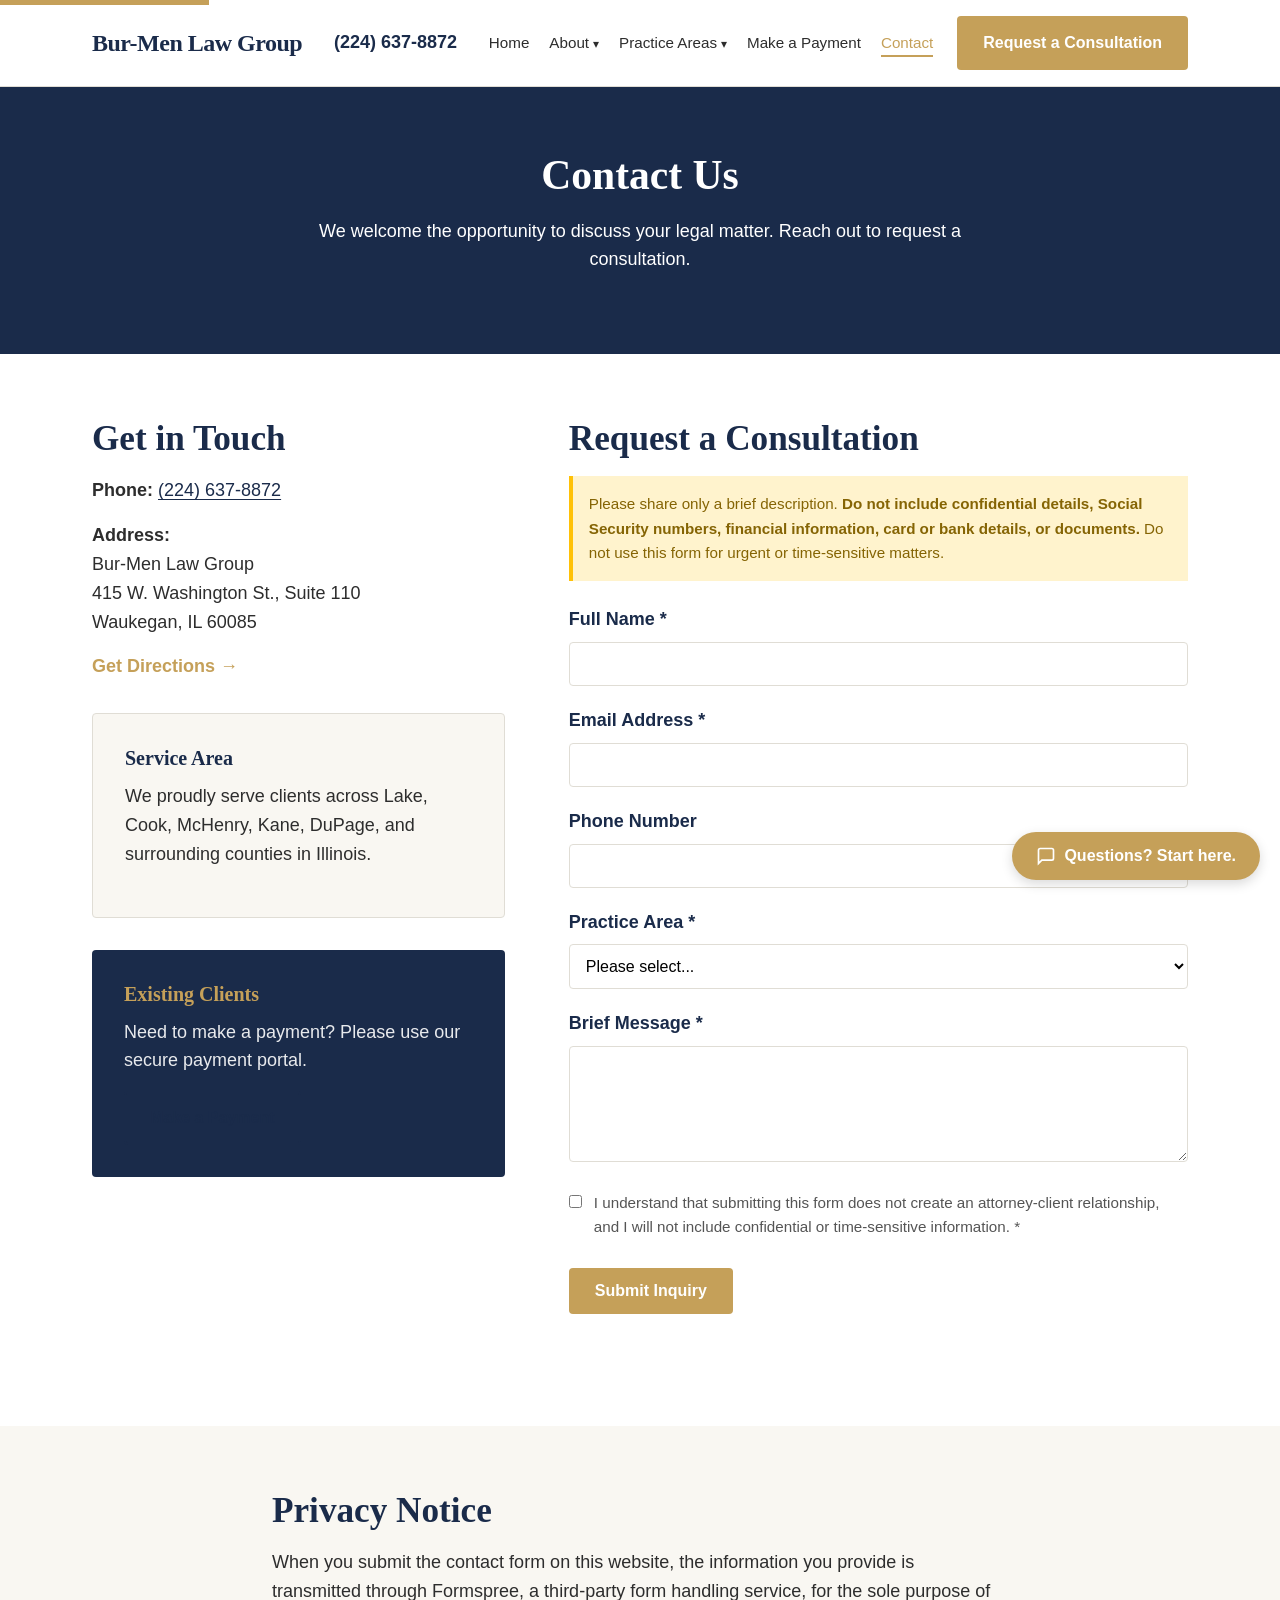
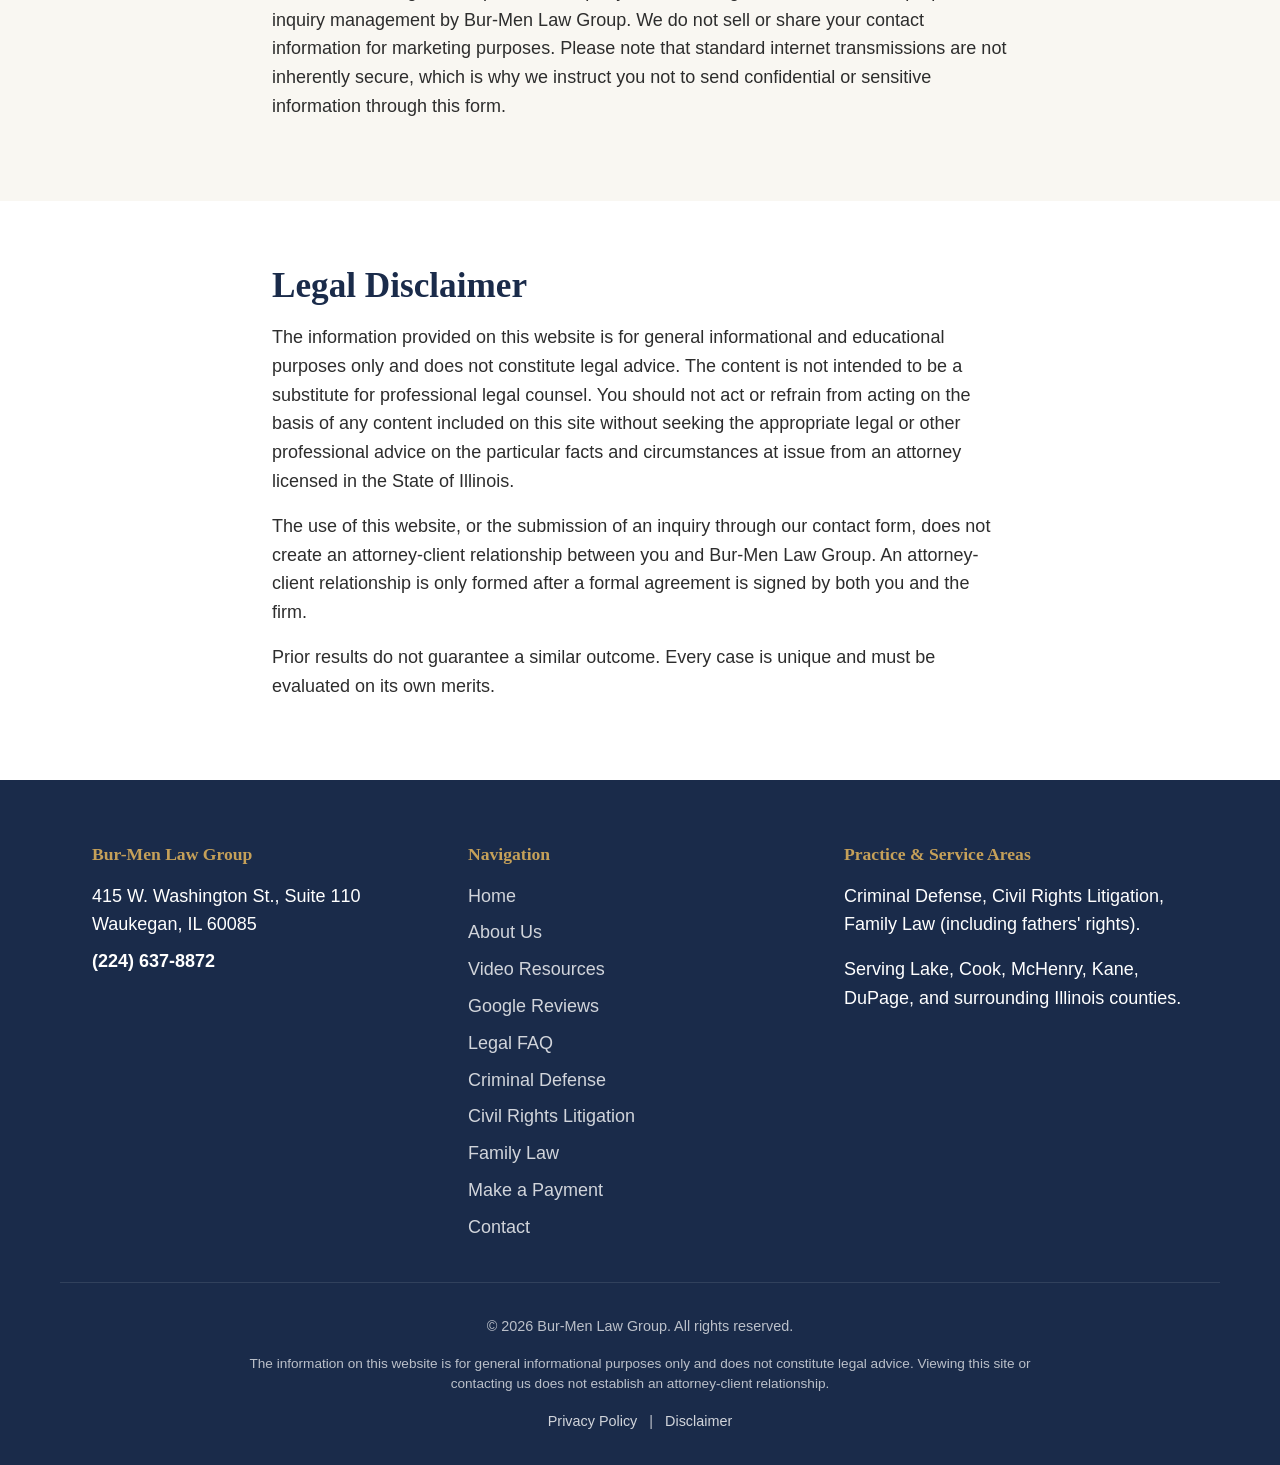
<file: contact.html>
<!DOCTYPE html>
<html lang="en">
<head>
  <meta charset="UTF-8">
  <meta name="viewport" content="width=device-width, initial-scale=1.0">
  <title>Contact Us | Bur-Men Law Group | Waukegan, IL</title>
  <meta name="description" content="Contact Bur-Men Law Group in Waukegan, IL. Request a consultation for criminal defense, civil rights, or family law matters.">
  <meta property="og:title" content="Contact Us | Bur-Men Law Group">
  <meta property="og:description" content="Reach out to Bur-Men Law Group to request a consultation. Located across from the Lake County Courthouse.">
  <meta property="og:type" content="website">
  <link rel="stylesheet" href="assets/css/styles.css">
  <link rel="stylesheet" href="assets/css/chatbot.css">
  <script src="assets/js/main.js" defer></script>
  <script src="assets/js/faq-data.js" defer></script>
  <script src="assets/js/chatbot.js" defer></script>
  <noscript>
    <style>.bm-chat-launcher { display: none !important; }</style>
    <div style="background:#f9f7f2; padding:1rem; text-align:center; border-bottom:1px solid #e0ddd5;">
      JavaScript is disabled. Please call us at <a href="tel:+12246378872">(224) 637-8872</a>.
    </div>
  </noscript>
</head>
<body class="page-contact">
  <a href="#main-content" class="skip-link">Skip to main content</a>
  <header class="site-header">
    <div class="container header-inner">
      <a href="index.html" class="wordmark">Bur-Men Law Group</a>
      <a href="tel:+12246378872" class="header-phone">(224) 637-8872</a>
      <button type="button" class="mobile-menu-toggle" aria-expanded="false" aria-controls="main-nav" aria-label="Toggle navigation menu">
        <span class="hamburger" aria-hidden="true"></span>
      </button>
      <nav id="main-nav" class="main-nav">
        <ul>
          <li><a href="index.html">Home</a></li>
          <li class="has-dropdown">
            <button type="button" class="dropdown-toggle" aria-expanded="false" aria-controls="about-submenu">
              About
              <span class="dropdown-icon" aria-hidden="true">▾</span>
            </button>
            <ul class="dropdown-menu" id="about-submenu">
              <li><a href="about.html">About Us</a></li>
              <li><a href="videos.html">Video Resources</a></li>
              <li><a href="reviews.html">Google Reviews</a></li>
              <li><a href="faq.html">Legal FAQ</a></li>
            </ul>
          </li>
          <li class="has-dropdown">
            <button type="button" class="dropdown-toggle" aria-expanded="false" aria-controls="practice-areas-submenu">
              Practice Areas
              <span class="dropdown-icon" aria-hidden="true">▾</span>
            </button>
            <ul class="dropdown-menu" id="practice-areas-submenu">
              <li><a href="criminal-defense.html">Criminal Defense</a></li>
              <li><a href="civil-rights-family-law.html#civil-rights">Civil Rights</a></li>
              <li><a href="civil-rights-family-law.html#family-law">Family Law</a></li>
            </ul>
          </li>
          <li><a href="make-a-payment.html">Make a Payment</a></li>
          <li><a href="contact.html" aria-current="page">Contact</a></li>
        </ul>
        <a href="#contact-form" class="button button-primary">Request a Consultation</a>
      </nav>
    </div>
  </header>
  <main id="main-content">
    <section class="page-header bg-navy text-white">
      <div class="container narrow-container text-center">
        <h1>Contact Us</h1>
        <p>We welcome the opportunity to discuss your legal matter. Reach out to request a consultation.</p>
      </div>
    </section>
    <section class="section-padding">
      <div class="container">
        <div class="contact-grid">
          <div class="contact-info">
            <h2>Get in Touch</h2>
            <p><strong>Phone:</strong> <a href="tel:+12246378872">(224) 637-8872</a></p>
            <p><strong>Address:</strong><br>Bur-Men Law Group<br>415 W. Washington St., Suite 110<br>Waukegan, IL 60085</p>
            <p><a href="https://www.google.com/maps/search/?api=1&query=415+W+Washington+St+Suite+110+Waukegan+IL+60085" target="_blank" rel="noopener noreferrer" class="text-link">Get Directions &rarr;</a></p>
            <div class="info-box">
              <h3>Service Area</h3>
              <p>We proudly serve clients across Lake, Cook, McHenry, Kane, DuPage, and surrounding counties in Illinois.</p>
            </div>
            <div class="info-box existing-client-callout">
              <h3>Existing Clients</h3>
              <p>Need to make a payment? Please use our secure payment portal.</p>
              <a href="make-a-payment.html" class="button button-secondary">Make a Payment</a>
            </div>
          </div>
          <div class="contact-form-wrapper">
            <h2 id="contact-form">Request a Consultation</h2>
            <p class="form-warning">Please share only a brief description. <strong>Do not include confidential details, Social Security numbers, financial information, card or bank details, or documents.</strong> Do not use this form for urgent or time-sensitive matters.</p>
            <form id="contact-form-element" action="https://formspree.io/f/YOUR_FORM_ID" method="POST">
              <div class="form-group">
                <label for="name">Full Name <span aria-hidden="true">*</span></label>
                <input type="text" id="name" name="name" required autocomplete="name">
              </div>
              <div class="form-group">
                <label for="email">Email Address <span aria-hidden="true">*</span></label>
                <input type="email" id="email" name="email" required autocomplete="email">
              </div>
              <div class="form-group">
                <label for="phone">Phone Number</label>
                <input type="tel" id="phone" name="phone" autocomplete="tel">
              </div>
              <div class="form-group">
                <label for="practice-area">Practice Area <span aria-hidden="true">*</span></label>
                <select id="practice-area" name="practice-area" required>
                  <option value="">Please select...</option>
                  <option value="Criminal Defense">Criminal Defense</option>
                  <option value="Civil Rights Litigation">Civil Rights Litigation</option>
                  <option value="Family Law">Family Law</option>
                  <option value="Other / Not Sure">Other / Not Sure</option>
                </select>
              </div>
              <div class="form-group">
                <label for="message">Brief Message <span aria-hidden="true">*</span></label>
                <textarea id="message" name="message" rows="5" required maxlength="1000"></textarea>
              </div>
              <div class="form-group checkbox-group">
                <input type="checkbox" id="acknowledgment" name="acknowledgment" required>
                <label for="acknowledgment">I understand that submitting this form does not create an attorney-client relationship, and I will not include confidential or time-sensitive information. <span aria-hidden="true">*</span></label>
              </div>
              <button type="submit" class="button button-primary">Submit Inquiry</button>
              <div id="form-status" class="form-status" role="status" aria-live="polite"></div>
            </form>
          </div>
        </div>
      </div>
    </section>
    <section id="privacy" class="section-padding bg-ivory">
      <div class="container narrow-container">
        <h2>Privacy Notice</h2>
        <p>When you submit the contact form on this website, the information you provide is transmitted through Formspree, a third-party form handling service, for the sole purpose of inquiry management by Bur-Men Law Group. We do not sell or share your contact information for marketing purposes. Please note that standard internet transmissions are not inherently secure, which is why we instruct you not to send confidential or sensitive information through this form.</p>
      </div>
    </section>
    <section id="disclaimer" class="section-padding">
      <div class="container narrow-container">
        <h2>Legal Disclaimer</h2>
        <p>The information provided on this website is for general informational and educational purposes only and does not constitute legal advice. The content is not intended to be a substitute for professional legal counsel. You should not act or refrain from acting on the basis of any content included on this site without seeking the appropriate legal or other professional advice on the particular facts and circumstances at issue from an attorney licensed in the State of Illinois.</p>
        <p>The use of this website, or the submission of an inquiry through our contact form, does not create an attorney-client relationship between you and Bur-Men Law Group. An attorney-client relationship is only formed after a formal agreement is signed by both you and the firm.</p>
        <p>Prior results do not guarantee a similar outcome. Every case is unique and must be evaluated on its own merits.</p>
      </div>
    </section>
  </main>
  <footer class="site-footer">
    <div class="container footer-grid">
      <div class="footer-col">
        <h3>Bur-Men Law Group</h3>
        <address>415 W. Washington St., Suite 110<br>Waukegan, IL 60085</address>
        <p><a href="tel:+12246378872" class="footer-link">(224) 637-8872</a></p>
      </div>
      <div class="footer-col">
        <h3>Navigation</h3>
        <ul class="footer-nav">
          <li><a href="index.html">Home</a></li>
          <li><a href="about.html">About Us</a></li>
          <li><a href="videos.html">Video Resources</a></li>
          <li><a href="reviews.html">Google Reviews</a></li>
          <li><a href="faq.html">Legal FAQ</a></li>
          <li><a href="criminal-defense.html">Criminal Defense</a></li>
          <li><a href="civil-rights-family-law.html#civil-rights">Civil Rights Litigation</a></li>
          <li><a href="civil-rights-family-law.html#family-law">Family Law</a></li>
          <li><a href="make-a-payment.html">Make a Payment</a></li>
          <li><a href="contact.html">Contact</a></li>
        </ul>
      </div>
      <div class="footer-col">
        <h3>Practice & Service Areas</h3>
        <p>Criminal Defense, Civil Rights Litigation, Family Law (including fathers' rights).</p>
        <p>Serving Lake, Cook, McHenry, Kane, DuPage, and surrounding Illinois counties.</p>
      </div>
    </div>
    <div class="container footer-bottom">
      <p>&copy; <span id="current-year">2026</span> Bur-Men Law Group. All rights reserved.</p>
      <p class="disclaimer-text">The information on this website is for general informational purposes only and does not constitute legal advice. Viewing this site or contacting us does not establish an attorney-client relationship.</p>
      <div class="footer-legal-links">
        <a href="contact.html#privacy">Privacy Policy</a>
        <span class="separator">|</span>
        <a href="contact.html#disclaimer">Disclaimer</a>
      </div>
    </div>
  </footer>
</body>
</html>
</file>
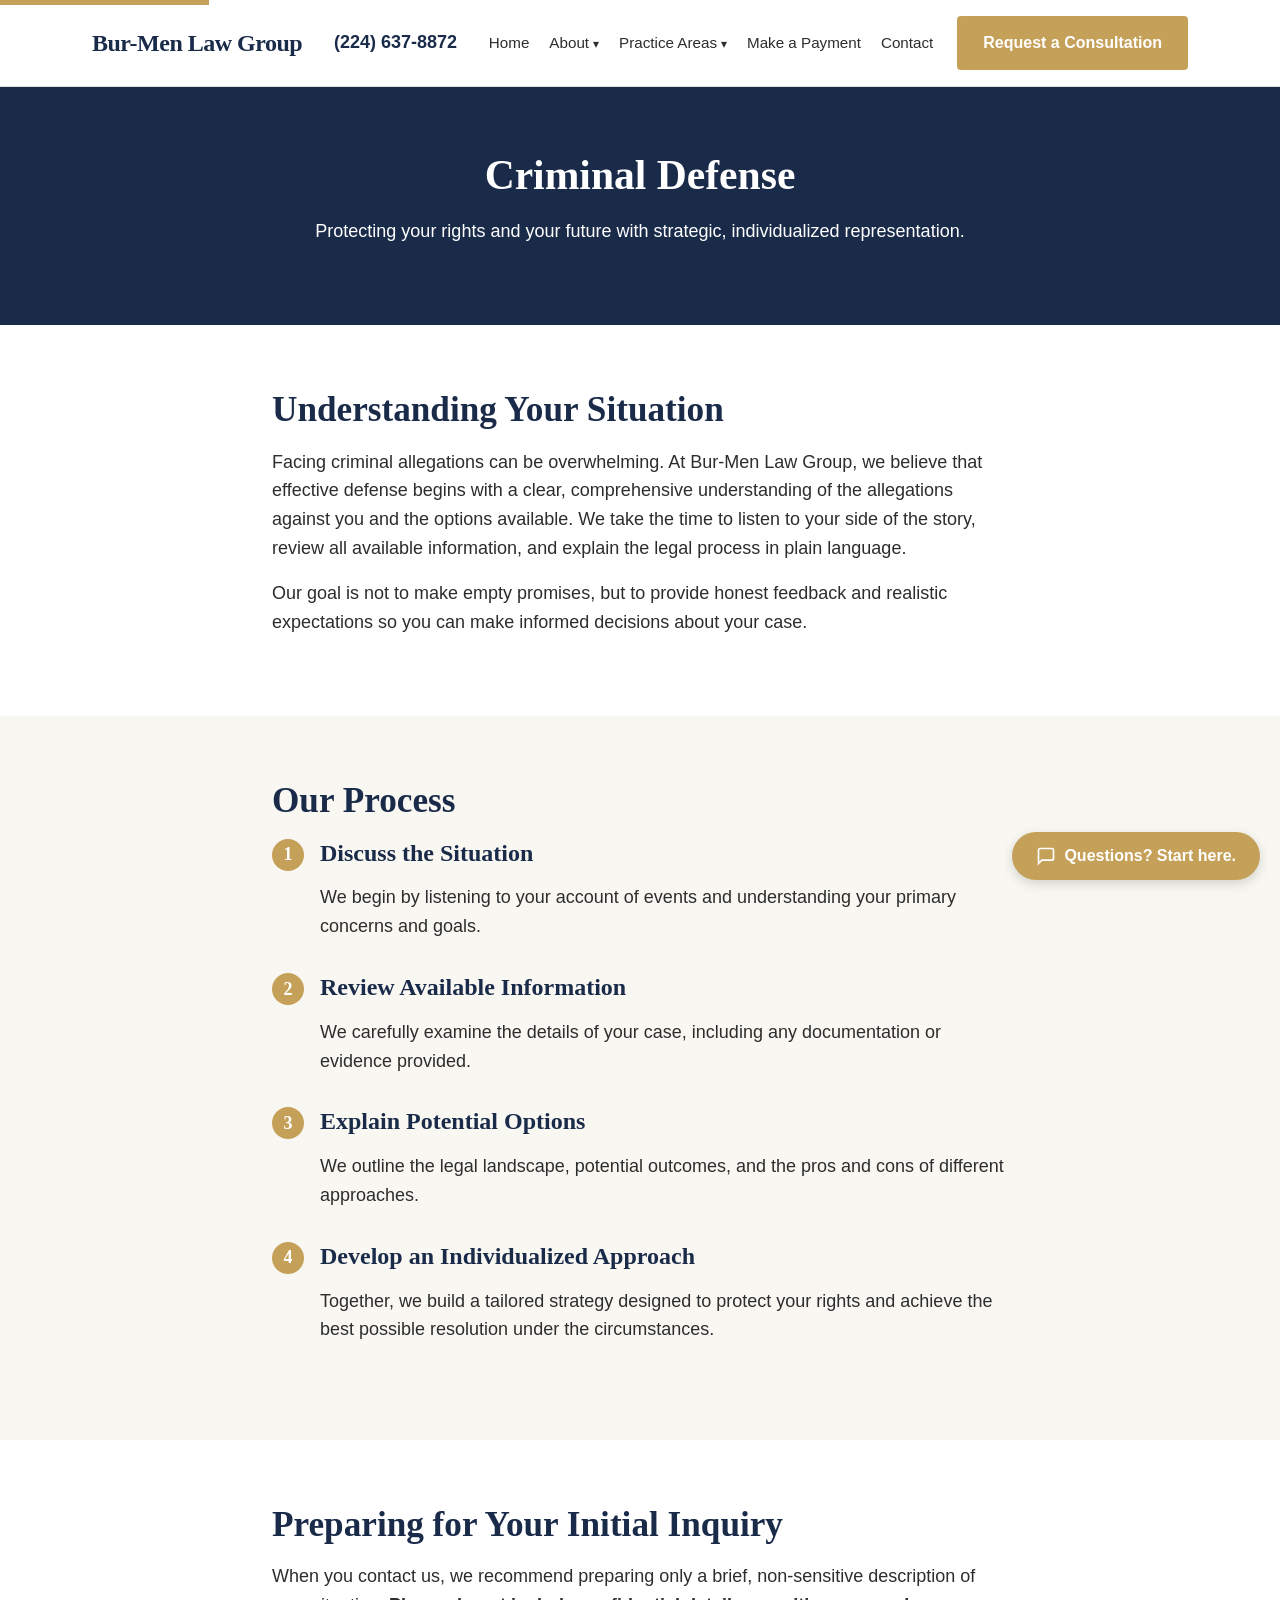
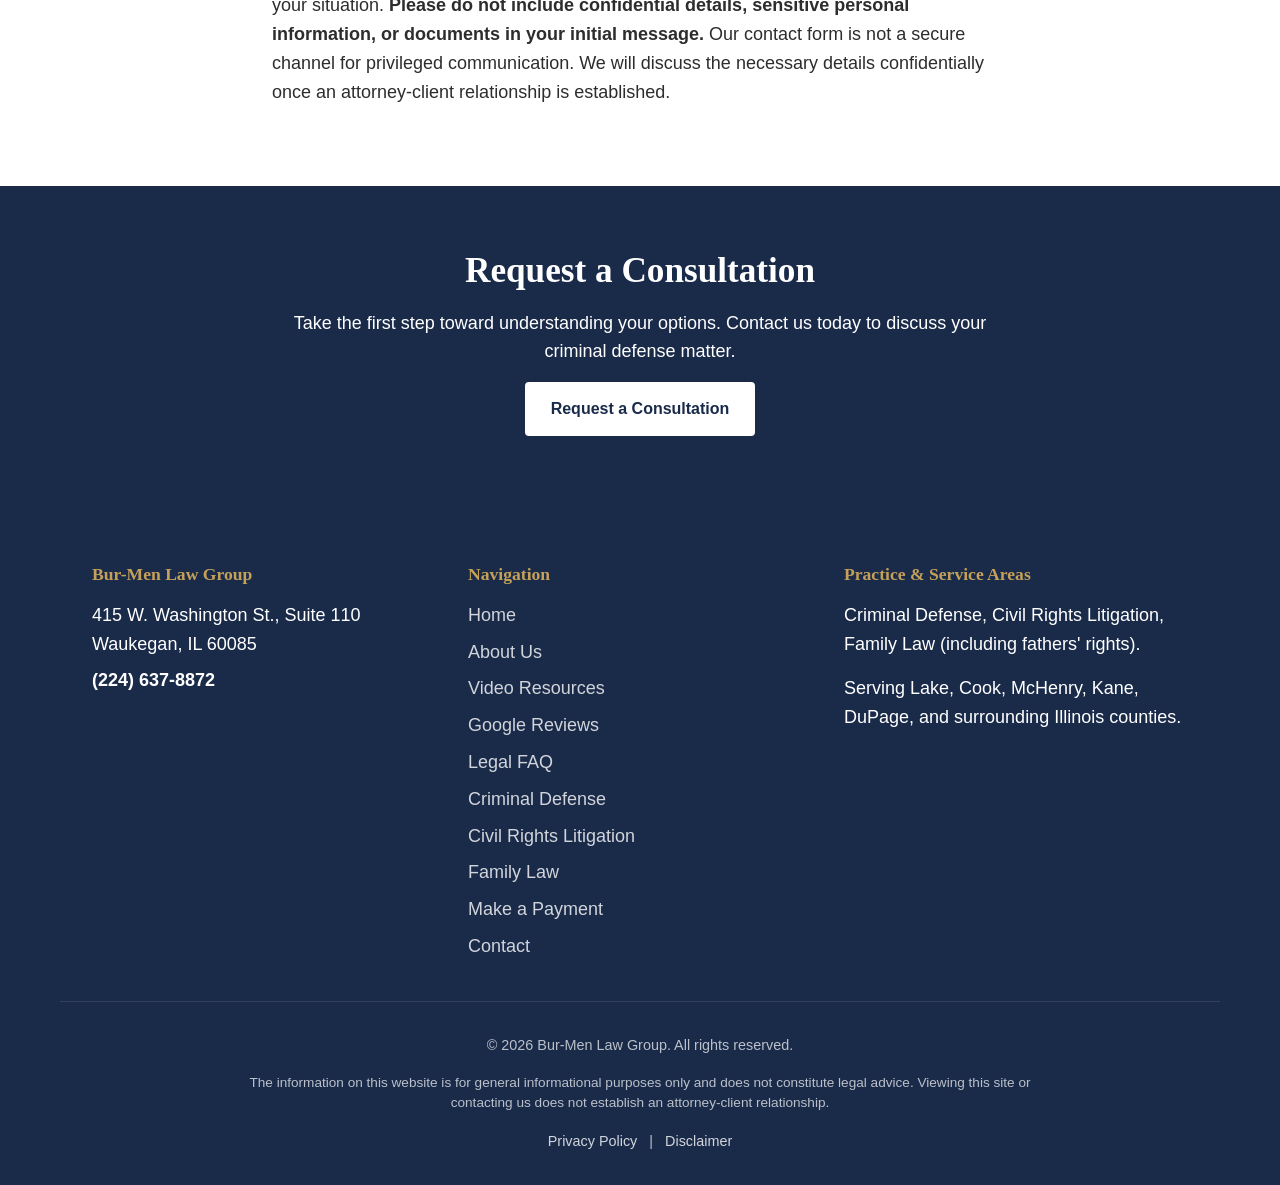
<file: criminal-defense.html>
<!DOCTYPE html>
<html lang="en">
<head>
  <meta charset="UTF-8">
  <meta name="viewport" content="width=device-width, initial-scale=1.0">
  <title>Criminal Defense | Bur-Men Law Group | Waukegan, IL</title>
  <meta name="description" content="Compassionate and strategic criminal defense representation in Waukegan and surrounding Illinois counties. Understand your options and protect your future.">
  <meta property="og:title" content="Criminal Defense | Bur-Men Law Group">
  <meta property="og:description" content="Strategic criminal defense representation focused on understanding your situation and developing an individualized approach.">
  <meta property="og:type" content="website">
  <link rel="stylesheet" href="assets/css/styles.css">
  <link rel="stylesheet" href="assets/css/chatbot.css">
  <script src="assets/js/main.js" defer></script>
  <script src="assets/js/faq-data.js" defer></script>
  <script src="assets/js/chatbot.js" defer></script>
  <noscript>
    <style>.bm-chat-launcher { display: none !important; }</style>
    <div style="background:#f9f7f2; padding:1rem; text-align:center; border-bottom:1px solid #e0ddd5;">
      JavaScript is disabled. Please call us at <a href="tel:+12246378872">(224) 637-8872</a> or visit our <a href="contact.html">Contact page</a>.
    </div>
  </noscript>
</head>
<body class="page-criminal-defense">
  <a href="#main-content" class="skip-link">Skip to main content</a>
  <header class="site-header">
    <div class="container header-inner">
      <a href="index.html" class="wordmark">Bur-Men Law Group</a>
      <a href="tel:+12246378872" class="header-phone">(224) 637-8872</a>
      <button type="button" class="mobile-menu-toggle" aria-expanded="false" aria-controls="main-nav" aria-label="Toggle navigation menu">
        <span class="hamburger" aria-hidden="true"></span>
      </button>
      <nav id="main-nav" class="main-nav">
        <ul>
          <li><a href="index.html">Home</a></li>
          <li class="has-dropdown">
            <button type="button" class="dropdown-toggle" aria-expanded="false" aria-controls="about-submenu">
              About
              <span class="dropdown-icon" aria-hidden="true">▾</span>
            </button>
            <ul class="dropdown-menu" id="about-submenu">
              <li><a href="about.html">About Us</a></li>
              <li><a href="videos.html">Video Resources</a></li>
              <li><a href="reviews.html">Google Reviews</a></li>
              <li><a href="faq.html">Legal FAQ</a></li>
            </ul>
          </li>
          <li class="has-dropdown">
            <button type="button" class="dropdown-toggle" aria-expanded="false" aria-controls="practice-areas-submenu">
              Practice Areas
              <span class="dropdown-icon" aria-hidden="true">▾</span>
            </button>
            <ul class="dropdown-menu" id="practice-areas-submenu">
              <li><a href="criminal-defense.html" aria-current="page">Criminal Defense</a></li>
              <li><a href="civil-rights-family-law.html#civil-rights">Civil Rights</a></li>
              <li><a href="civil-rights-family-law.html#family-law">Family Law</a></li>
            </ul>
          </li>
          <li><a href="make-a-payment.html">Make a Payment</a></li>
          <li><a href="contact.html">Contact</a></li>
        </ul>
        <a href="contact.html#contact-form" class="button button-primary">Request a Consultation</a>
      </nav>
    </div>
  </header>
  <main id="main-content">
    <section class="page-header bg-navy text-white">
      <div class="container narrow-container text-center">
        <h1>Criminal Defense</h1>
        <p>Protecting your rights and your future with strategic, individualized representation.</p>
      </div>
    </section>
    <section class="section-padding">
      <div class="container narrow-container">
        <h2>Understanding Your Situation</h2>
        <p>Facing criminal allegations can be overwhelming. At Bur-Men Law Group, we believe that effective defense begins with a clear, comprehensive understanding of the allegations against you and the options available. We take the time to listen to your side of the story, review all available information, and explain the legal process in plain language.</p>
        <p>Our goal is not to make empty promises, but to provide honest feedback and realistic expectations so you can make informed decisions about your case.</p>
      </div>
    </section>
    <section class="section-padding bg-ivory">
      <div class="container narrow-container">
        <h2 class="section-title">Our Process</h2>
        <ol class="process-list">
          <li><h3>Discuss the Situation</h3><p>We begin by listening to your account of events and understanding your primary concerns and goals.</p></li>
          <li><h3>Review Available Information</h3><p>We carefully examine the details of your case, including any documentation or evidence provided.</p></li>
          <li><h3>Explain Potential Options</h3><p>We outline the legal landscape, potential outcomes, and the pros and cons of different approaches.</p></li>
          <li><h3>Develop an Individualized Approach</h3><p>Together, we build a tailored strategy designed to protect your rights and achieve the best possible resolution under the circumstances.</p></li>
        </ol>
      </div>
    </section>
    <section class="section-padding">
      <div class="container narrow-container">
        <h2>Preparing for Your Initial Inquiry</h2>
        <p>When you contact us, we recommend preparing only a brief, non-sensitive description of your situation. <strong>Please do not include confidential details, sensitive personal information, or documents in your initial message.</strong> Our contact form is not a secure channel for privileged communication. We will discuss the necessary details confidentially once an attorney-client relationship is established.</p>
      </div>
    </section>
    <section class="section-padding bg-navy text-white text-center">
      <div class="container narrow-container">
        <h2 class="section-title text-white">Request a Consultation</h2>
        <p>Take the first step toward understanding your options. Contact us today to discuss your criminal defense matter.</p>
        <a href="contact.html#contact-form" class="button button-accent">Request a Consultation</a>
      </div>
    </section>
  </main>
  <footer class="site-footer">
    <div class="container footer-grid">
      <div class="footer-col">
        <h3>Bur-Men Law Group</h3>
        <address>415 W. Washington St., Suite 110<br>Waukegan, IL 60085</address>
        <p><a href="tel:+12246378872" class="footer-link">(224) 637-8872</a></p>
      </div>
      <div class="footer-col">
        <h3>Navigation</h3>
        <ul class="footer-nav">
          <li><a href="index.html">Home</a></li>
          <li><a href="about.html">About Us</a></li>
          <li><a href="videos.html">Video Resources</a></li>
          <li><a href="reviews.html">Google Reviews</a></li>
          <li><a href="faq.html">Legal FAQ</a></li>
          <li><a href="criminal-defense.html">Criminal Defense</a></li>
          <li><a href="civil-rights-family-law.html#civil-rights">Civil Rights Litigation</a></li>
          <li><a href="civil-rights-family-law.html#family-law">Family Law</a></li>
          <li><a href="make-a-payment.html">Make a Payment</a></li>
          <li><a href="contact.html">Contact</a></li>
        </ul>
      </div>
      <div class="footer-col">
        <h3>Practice & Service Areas</h3>
        <p>Criminal Defense, Civil Rights Litigation, Family Law (including fathers' rights).</p>
        <p>Serving Lake, Cook, McHenry, Kane, DuPage, and surrounding Illinois counties.</p>
      </div>
    </div>
    <div class="container footer-bottom">
      <p>&copy; <span id="current-year">2026</span> Bur-Men Law Group. All rights reserved.</p>
      <p class="disclaimer-text">The information on this website is for general informational purposes only and does not constitute legal advice. Viewing this site or contacting us does not establish an attorney-client relationship.</p>
      <div class="footer-legal-links">
        <a href="contact.html#privacy">Privacy Policy</a>
        <span class="separator">|</span>
        <a href="contact.html#disclaimer">Disclaimer</a>
      </div>
    </div>
  </footer>
</body>
</html>
</file>
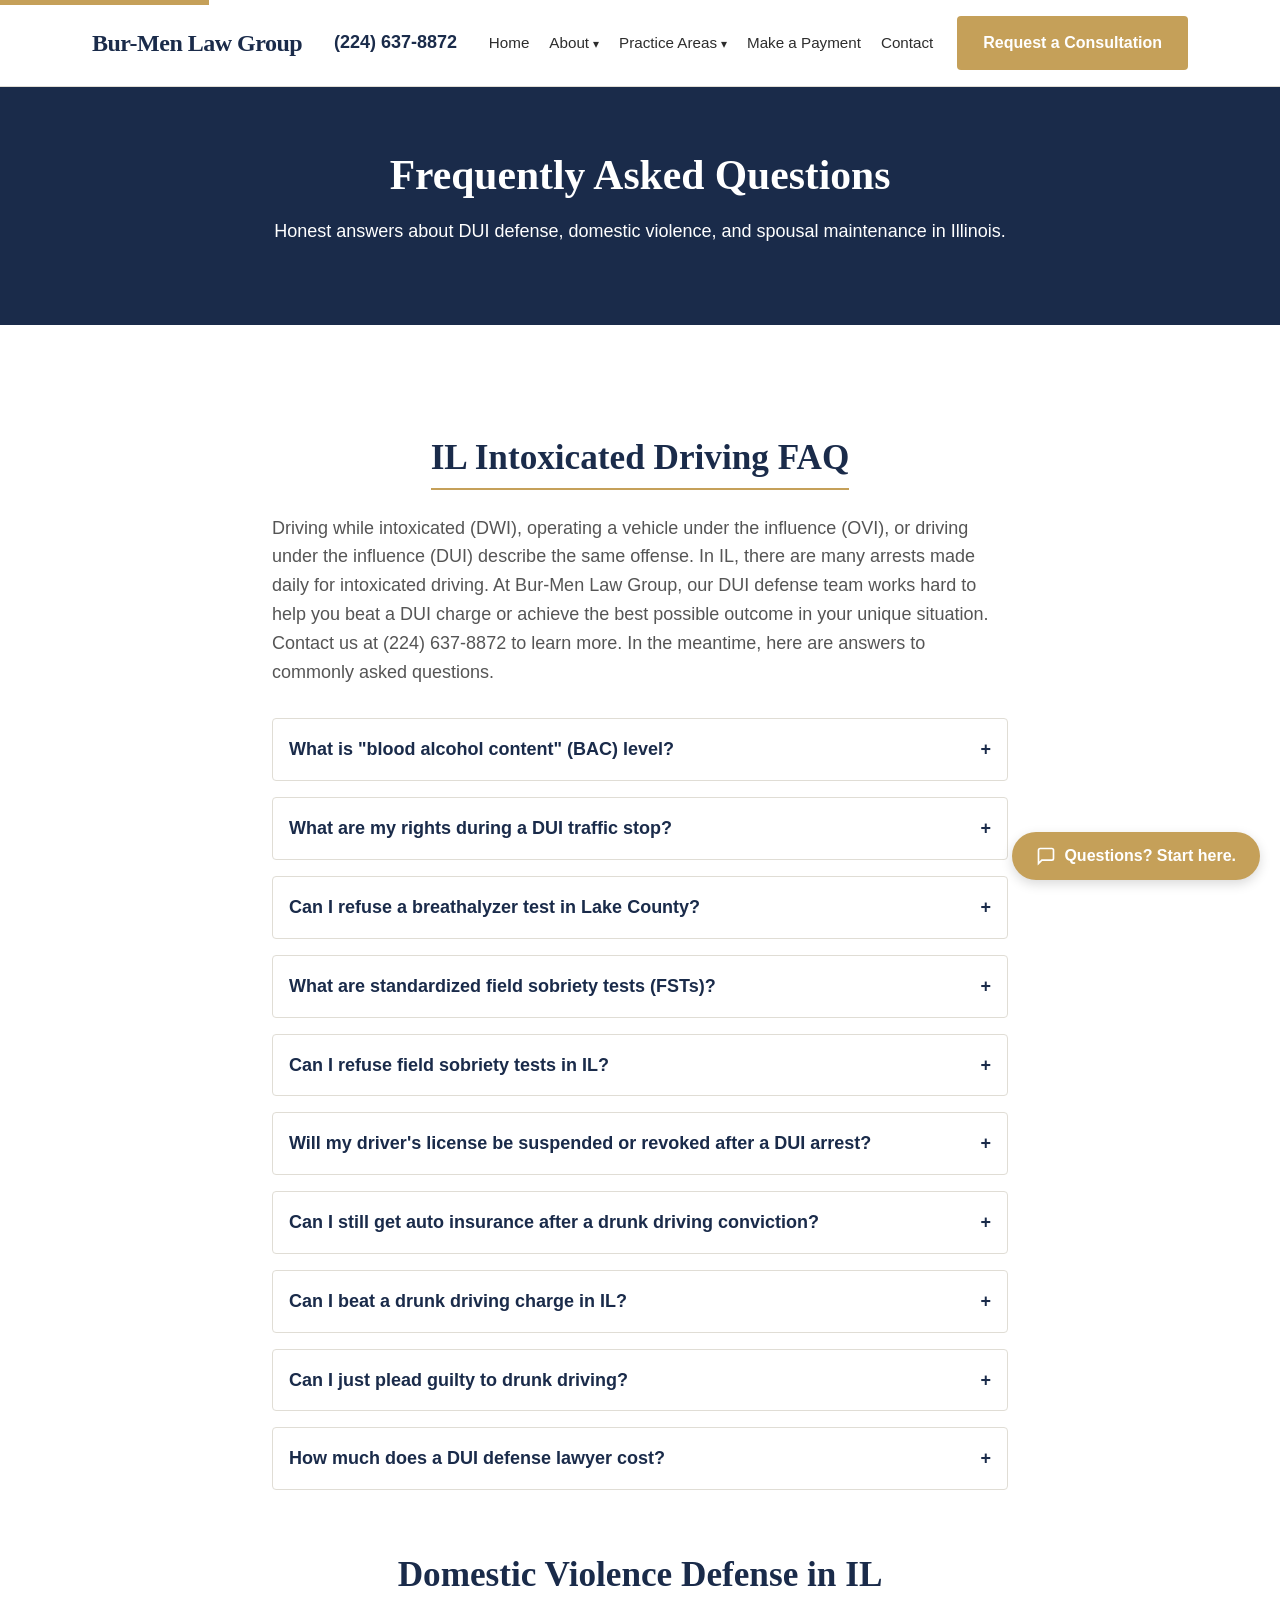
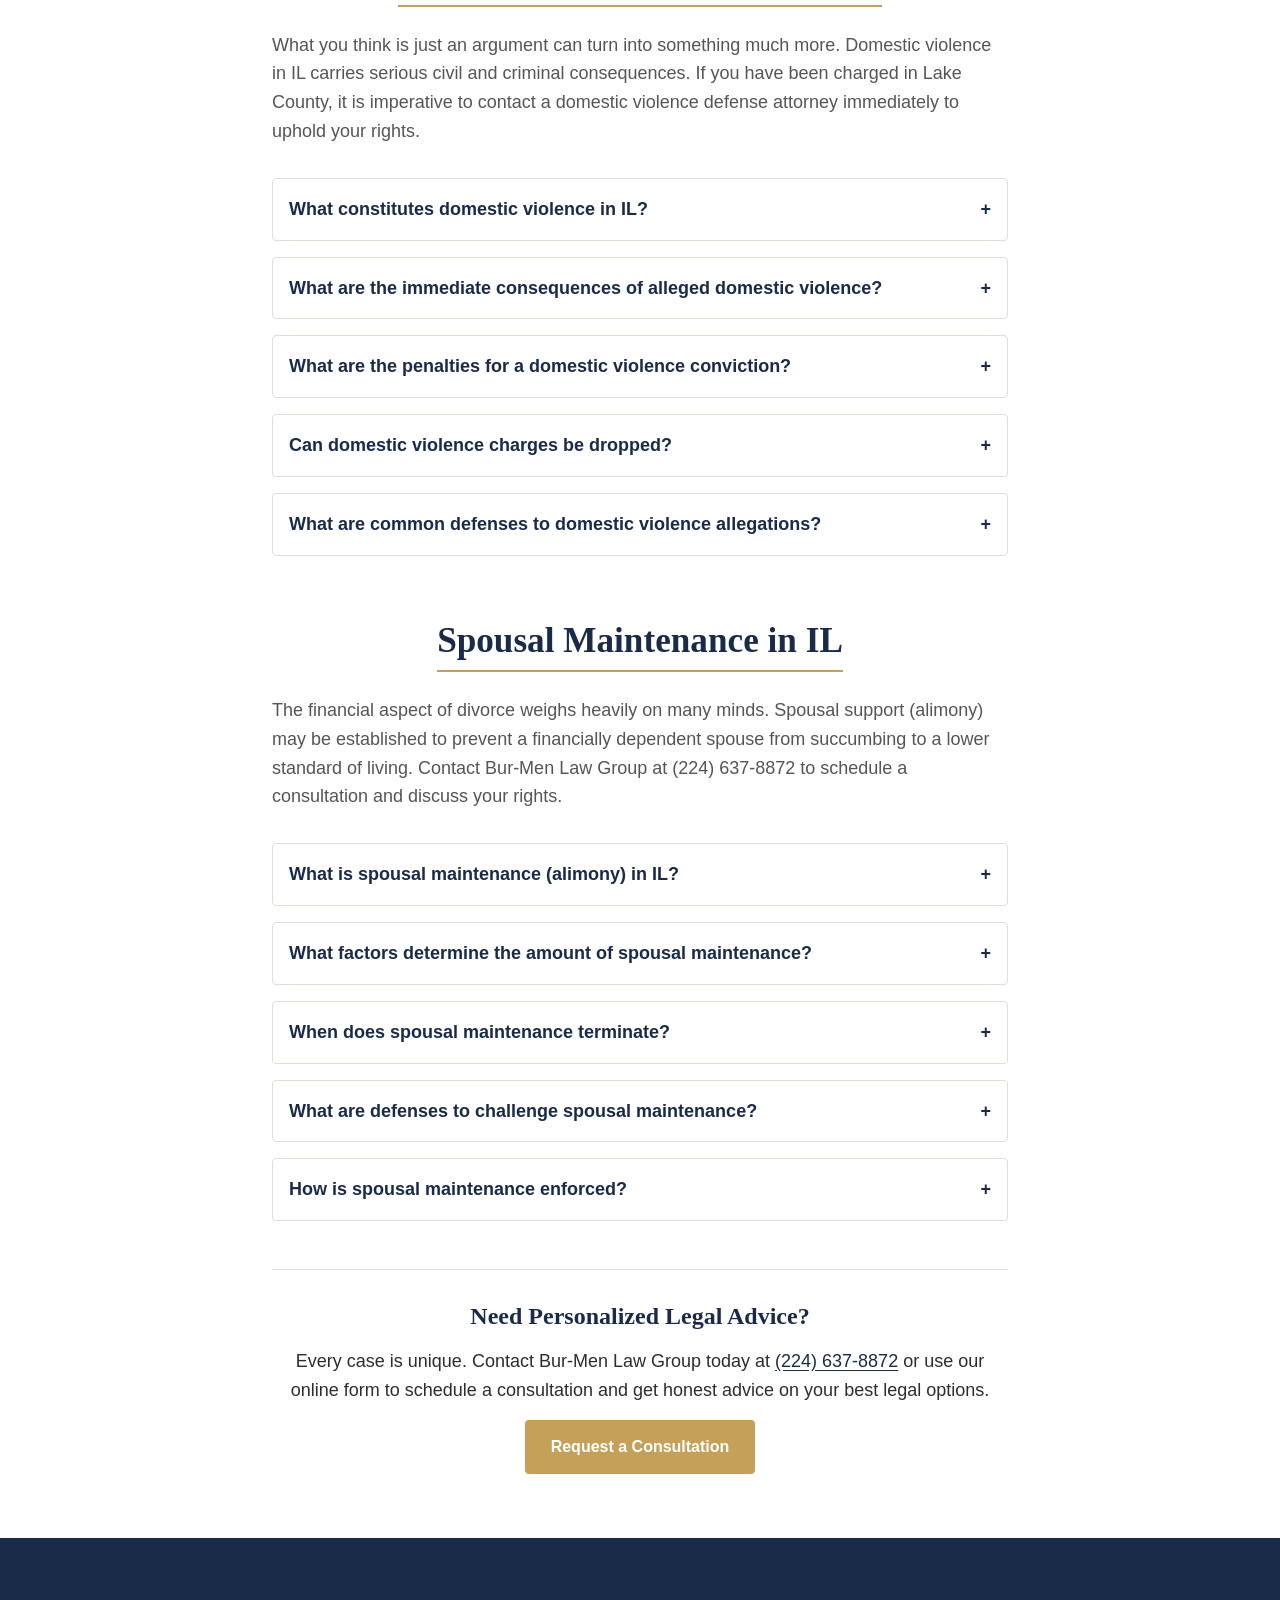
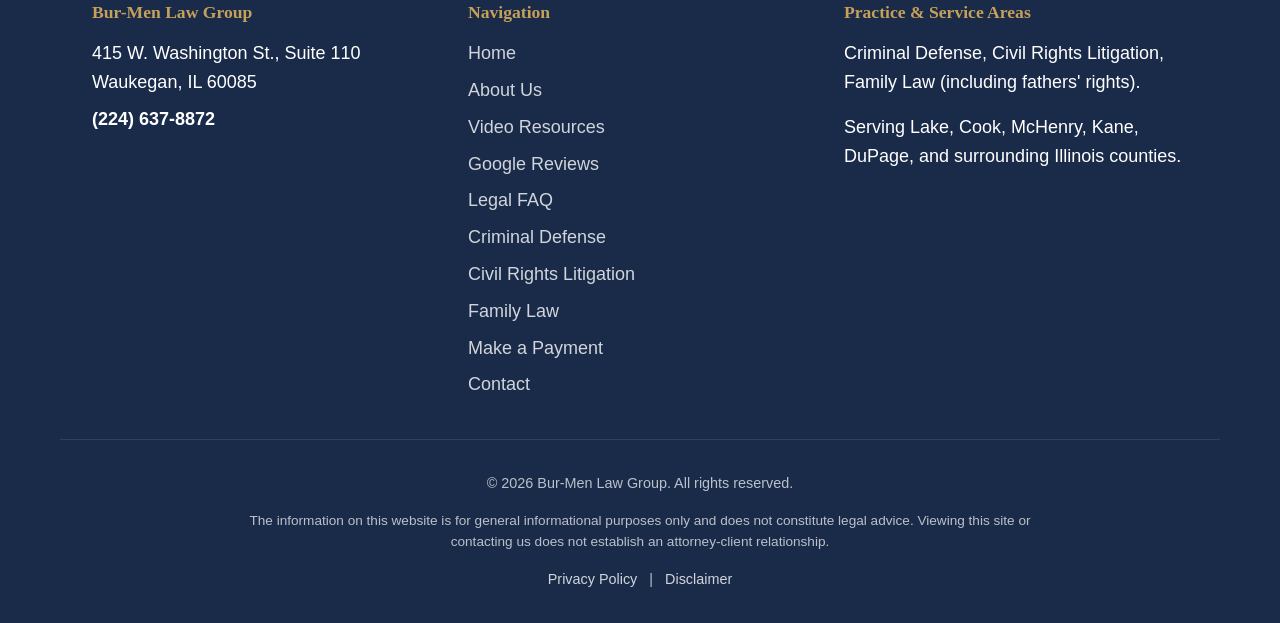
<file: FAQ.html>
<!DOCTYPE html>
<html lang="en">
<head>
  <meta charset="UTF-8">
  <meta name="viewport" content="width=device-width, initial-scale=1.0">
  <title>Legal FAQ | Bur-Men Law Group | Waukegan, IL</title>
  <meta name="description" content="Frequently asked questions about DUI defense, domestic violence, and spousal maintenance in Illinois. Get honest answers from Bur-Men Law Group.">
  <meta property="og:title" content="Legal FAQ | Bur-Men Law Group">
  <meta property="og:description" content="Frequently asked questions about DUI defense, domestic violence, and spousal maintenance in Illinois.">
  <meta property="og:type" content="website">
  <link rel="stylesheet" href="assets/css/styles.css">
  <link rel="stylesheet" href="assets/css/chatbot.css">
  <script src="assets/js/main.js" defer></script>
  <script src="assets/js/faq-data.js" defer></script>
  <script src="assets/js/chatbot.js" defer></script>
  <noscript>
    <style>.bm-chat-launcher { display: none !important; }</style>
    <div style="background:#f9f7f2; padding:1rem; text-align:center; border-bottom:1px solid #e0ddd5;">
      JavaScript is disabled. Please call us at <a href="tel:+12246378872">(224) 637-8872</a> or visit our <a href="contact.html">Contact page</a>.
    </div>
  </noscript>
  <style>
    .faq-section-title { text-align: center; margin: 3rem 0 1.5rem 0; color: var(--color-navy); border-bottom: 2px solid var(--color-gold); padding-bottom: 0.5rem; display: inline-block; }
    .faq-center { text-align: center; }
    .faq-item ul, .faq-item ol { padding-left: 1.5rem; margin-bottom: 1rem; color: var(--color-text-light); }
    .faq-item li { margin-bottom: 0.5rem; }
  </style>
</head>
<body class="page-faq">
  <a href="#main-content" class="skip-link">Skip to main content</a>
  <header class="site-header">
    <div class="container header-inner">
      <a href="index.html" class="wordmark">Bur-Men Law Group</a>
      <a href="tel:+12246378872" class="header-phone">(224) 637-8872</a>
      <button type="button" class="mobile-menu-toggle" aria-expanded="false" aria-controls="main-nav" aria-label="Toggle navigation menu">
        <span class="hamburger" aria-hidden="true"></span>
      </button>
      <nav id="main-nav" class="main-nav">
        <ul>
          <li><a href="index.html">Home</a></li>
          <li class="has-dropdown">
            <button type="button" class="dropdown-toggle" aria-expanded="false" aria-controls="about-submenu">
              About
              <span class="dropdown-icon" aria-hidden="true">▾</span>
            </button>
            <ul class="dropdown-menu" id="about-submenu">
              <li><a href="about.html">About Us</a></li>
              <li><a href="videos.html">Video Resources</a></li>
              <li><a href="reviews.html">Google Reviews</a></li>
              <li><a href="faq.html" aria-current="page">Legal FAQ</a></li>
            </ul>
          </li>
          <li class="has-dropdown">
            <button type="button" class="dropdown-toggle" aria-expanded="false" aria-controls="practice-areas-submenu">
              Practice Areas
              <span class="dropdown-icon" aria-hidden="true">▾</span>
            </button>
            <ul class="dropdown-menu" id="practice-areas-submenu">
              <li><a href="criminal-defense.html">Criminal Defense</a></li>
              <li><a href="civil-rights-family-law.html#civil-rights">Civil Rights</a></li>
              <li><a href="civil-rights-family-law.html#family-law">Family Law</a></li>
            </ul>
          </li>
          <li><a href="make-a-payment.html">Make a Payment</a></li>
          <li><a href="contact.html">Contact</a></li>
        </ul>
        <a href="contact.html#contact-form" class="button button-primary">Request a Consultation</a>
      </nav>
    </div>
  </header>

  <main id="main-content">
    <section class="page-header bg-navy text-white">
      <div class="container narrow-container text-center">
        <h1>Frequently Asked Questions</h1>
        <p>Honest answers about DUI defense, domestic violence, and spousal maintenance in Illinois.</p>
      </div>
    </section>

    <section class="section-padding">
      <div class="container narrow-container">
        
        <!-- IL Intoxicated Driving FAQ -->
        <div class="faq-center"><h2 class="faq-section-title">IL Intoxicated Driving FAQ</h2></div>
        <p style="margin-bottom: 2rem; color: var(--color-text-light);">Driving while intoxicated (DWI), operating a vehicle under the influence (OVI), or driving under the influence (DUI) describe the same offense. In IL, there are many arrests made daily for intoxicated driving. At Bur-Men Law Group, our DUI defense team works hard to help you beat a DUI charge or achieve the best possible outcome in your unique situation. Contact us at (224) 637-8872 to learn more. In the meantime, here are answers to commonly asked questions.</p>

        <div class="faq-list">
          <details class="faq-item">
            <summary>What is "blood alcohol content" (BAC) level?</summary>
            <div style="padding: 0 1rem 1rem 1rem; color: var(--color-text-light);">
              <p>Blood alcohol content (BAC) is a measurement of the amount of alcohol found in the blood expressed as a percentage. It is calculated in grams per 210 liters of breath, and a BAC of 0.08 means there is 0.08% alcohol by volume. Measuring BAC is a way for law enforcement to calculate the amount of alcohol someone has had and their ability to drive a motor vehicle.</p>
            </div>
          </details>
          <details class="faq-item">
            <summary>What are my rights during a DUI traffic stop?</summary>
            <div style="padding: 0 1rem 1rem 1rem; color: var(--color-text-light);">
              <p>If you are pulled over due to suspicion of drunk driving, you have certain rights as a U.S. citizen:</p>
              <ul>
                <li>The driver and any passengers have the right to remain silent (except you must show the police your driver's license, registration, and proof of insurance upon request).</li>
                <li>If you are a passenger, you are generally free to leave.</li>
                <li>If you are arrested or detained, you have additional rights, including Miranda warnings.</li>
              </ul>
              <p>You can say you wish to remain silent and ask for a lawyer immediately. You have the right to make a local phone call. If you believe your rights were violated, try to write down everything you remember, including the police officer's agency, badge number, and patrol car number.</p>
            </div>
          </details>
          <details class="faq-item">
            <summary>Can I refuse a breathalyzer test in Lake County?</summary>
            <div style="padding: 0 1rem 1rem 1rem; color: var(--color-text-light);">
              <p>You can refuse a breathalyzer test. However, refusal carries significant consequences, which may include:</p>
              <ul>
                <li>Your license may be suspended.</li>
                <li>You may still face a DUI charge based on other criteria, such as field sobriety test results, witness testimony, and the officer's observations.</li>
                <li>You may be fined or face jail time.</li>
              </ul>
              <p>Additionally, if you refuse, the police officer may request a warrant to take a blood sample. Blood tests are more reliable than breath tests and can be more challenging to defend against.</p>
            </div>
          </details>
          <details class="faq-item">
            <summary>What are standardized field sobriety tests (FSTs)?</summary>
            <div style="padding: 0 1rem 1rem 1rem; color: var(--color-text-light);">
              <p>Standardized FSTs are tests approved by the National Highway Traffic Safety Administration (NHTSA) designed to help police determine whether a driver is intoxicated. There are three standardized FSTs:</p>
              <ul>
                <li>The Horizontal Gaze Nystagmus Test (HGN)</li>
                <li>The One-Leg Stand Test (OLS)</li>
                <li>The Walk-and-Turn Test</li>
              </ul>
              <p>Non-standardized tests (e.g., finger to nose, alphabet test, coin pickup) are not validated by NHTSA and are typically not admissible as evidence.</p>
            </div>
          </details>
          <details class="faq-item">
            <summary>Can I refuse field sobriety tests in IL?</summary>
            <div style="padding: 0 1rem 1rem 1rem; color: var(--color-text-light);">
              <p>The ability to refuse a field sobriety test is allowed in most jurisdictions. A refusal to complete a field sobriety test typically does not carry the same serious administrative repercussions as refusing a breathalyzer test, though the officer may then ask for a breath or blood sample.</p>
            </div>
          </details>
          <details class="faq-item">
            <summary>Will my driver's license be suspended or revoked after a DUI arrest?</summary>
            <div style="padding: 0 1rem 1rem 1rem; color: var(--color-text-light);">
              <p>There are two types of suspensions. The first is an <strong>administrative suspension</strong>, which can occur if you refuse a breathalyzer or have a high BAC, meaning you can lose driving privileges even before being found guilty. The second type occurs upon <strong>conviction</strong> of an intoxicated driving offense, where suspension or revocation depends on your BAC level and whether this is a first offense.</p>
            </div>
          </details>
          <details class="faq-item">
            <summary>Can I still get auto insurance after a drunk driving conviction?</summary>
            <div style="padding: 0 1rem 1rem 1rem; color: var(--color-text-light);">
              <p>You will likely find insurance after a first conviction, although your rates will increase significantly. You may also be required to obtain an SR-22 certificate of financial responsibility, which proves your auto insurance policy meets the minimum liability coverage required by state law. A fee is typically charged to file this form.</p>
            </div>
          </details>
          <details class="faq-item">
            <summary>Can I beat a drunk driving charge in IL?</summary>
            <div style="padding: 0 1rem 1rem 1rem; color: var(--color-text-light);">
              <p>Yes, it is possible, though it requires a thorough understanding of the law and the technical nature of field sobriety, breath, blood, and urine tests. Identifying technical or human-made errors can highlight the unreliability of results. Additionally, if your constitutional rights were violated, it can lead to the inadmissibility of evidence, potentially resulting in a dismissal or acquittal.</p>
            </div>
          </details>
          <details class="faq-item">
            <summary>Can I just plead guilty to drunk driving?</summary>
            <div style="padding: 0 1rem 1rem 1rem; color: var(--color-text-light);">
              <p>You can plead guilty at an arraignment, but it is often a mistake to do so without legal counsel. Pleading guilty immediately means you lose the opportunity to fight the charge, negotiate a plea deal for a lesser offense, or mitigate the sentencing. Subsequent DUI convictions lead to much harsher penalties, so it is critical to protect your record from the start.</p>
            </div>
          </details>
          <details class="faq-item">
            <summary>How much does a DUI defense lawyer cost?</summary>
            <div style="padding: 0 1rem 1rem 1rem; color: var(--color-text-light);">
              <p>Costs vary based on the lawyer's experience, whether the case goes to trial, and the need for expert witnesses. Attorneys may charge by the hour or a flat rate. Please call our office to discuss fee structures and consultation arrangements.</p>
            </div>
          </details>
        </div>

        <!-- Domestic Violence Defense -->
        <div class="faq-center"><h2 class="faq-section-title">Domestic Violence Defense in IL</h2></div>
        <p style="margin-bottom: 2rem; color: var(--color-text-light);">What you think is just an argument can turn into something much more. Domestic violence in IL carries serious civil and criminal consequences. If you have been charged in Lake County, it is imperative to contact a domestic violence defense attorney immediately to uphold your rights.</p>

        <div class="faq-list">
          <details class="faq-item">
            <summary>What constitutes domestic violence in IL?</summary>
            <div style="padding: 0 1rem 1rem 1rem; color: var(--color-text-light);">
              <p>Domestic violence describes harm committed in the context of a domestic relationship (spouses, intimate partners, relatives, or sometimes roommates). It includes physical acts like punching or shoving, but can extend to threats of violence, sexual abuse, emotional abuse, and financial abuse.</p>
            </div>
          </details>
          <details class="faq-item">
            <summary>What are the immediate consequences of alleged domestic violence?</summary>
            <div style="padding: 0 1rem 1rem 1rem; color: var(--color-text-light);">
              <p>The court can issue a protection order (restraining or no-contact order) even before you are found guilty. This can restrict your contact with the victim and children, and may require you to leave the family home. Additionally, federal law prohibits anyone subject to a protective order from owning or possessing a firearm.</p>
            </div>
          </details>
          <details class="faq-item">
            <summary>What are the penalties for a domestic violence conviction?</summary>
            <div style="padding: 0 1rem 1rem 1rem; color: var(--color-text-light);">
              <p>Penalties depend on the severity of the allegations and prior history, but generally include fines, probation, mandatory treatment or counseling programs, and imprisonment. Courts consider aggravating circumstances like the level of injury, use of a weapon, or if a child witnessed the crime.</p>
            </div>
          </details>
          <details class="faq-item">
            <summary>Can domestic violence charges be dropped?</summary>
            <div style="padding: 0 1rem 1rem 1rem; color: var(--color-text-light);">
              <p>Charges can be dropped, but not simply because the alleged victim no longer wants to press charges. Charges are brought by the state, not the affected person. Similarly, a restraining order remains in effect regardless of the victim's current wishes, and violating it is a serious criminal offense.</p>
            </div>
          </details>
          <details class="faq-item">
            <summary>What are common defenses to domestic violence allegations?</summary>
            <div style="padding: 0 1rem 1rem 1rem; color: var(--color-text-light);">
              <p>Defenses depend on the case circumstances but commonly include: self-defense or defense of others, lack of sufficient evidence, false allegations, or accidental injury. A conviction can have a long-lasting impact on personal relationships, parenting, and employment, making legal counsel essential.</p>
            </div>
          </details>
        </div>

        <!-- Spousal Maintenance -->
        <div class="faq-center"><h2 class="faq-section-title">Spousal Maintenance in IL</h2></div>
        <p style="margin-bottom: 2rem; color: var(--color-text-light);">The financial aspect of divorce weighs heavily on many minds. Spousal support (alimony) may be established to prevent a financially dependent spouse from succumbing to a lower standard of living. Contact Bur-Men Law Group at (224) 637-8872 to schedule a consultation and discuss your rights.</p>

        <div class="faq-list">
          <details class="faq-item">
            <summary>What is spousal maintenance (alimony) in IL?</summary>
            <div style="padding: 0 1rem 1rem 1rem; color: var(--color-text-light);">
              <p>Spousal support, maintenance, and alimony describe a court-ordered payment from one spouse to another during or after a divorce. In Lake County, these are referred to as Spousal Maintenance. It can be temporary or permanent, and paid periodically or as a non-modifiable lump sum/property transfer.</p>
            </div>
          </details>
          <details class="faq-item">
            <summary>What factors determine the amount of spousal maintenance?</summary>
            <div style="padding: 0 1rem 1rem 1rem; color: var(--color-text-light);">
              <p>Important factors include: the length of the marriage, age and physical/mental condition of each spouse, income disparity, the dependent spouse's ability to secure employment, professional skills, the couple's standard of living, individual assets, and the needs of any children.</p>
            </div>
          </details>
          <details class="faq-item">
            <summary>When does spousal maintenance terminate?</summary>
            <div style="padding: 0 1rem 1rem 1rem; color: var(--color-text-light);">
              <p>Maintenance may terminate on an agreed-upon end date, or if: the supported spouse remarries or cohabitates, or either spouse dies. A significant change in circumstances may also prompt a case-by-case termination, which requires supporting evidence.</p>
            </div>
          </details>
          <details class="faq-item">
            <summary>What are defenses to challenge spousal maintenance?</summary>
            <div style="padding: 0 1rem 1rem 1rem; color: var(--color-text-light);">
              <p>Reasons to deny or challenge a spousal support claim can include marital misconduct, adultery, bigamy, cruelty (including domestic violence), abandonment, or a felony conviction. If contested, the judge has the final say, making out-of-court agreements highly advisable to avoid trial expenses.</p>
            </div>
          </details>
          <details class="faq-item">
            <summary>How is spousal maintenance enforced?</summary>
            <div style="padding: 0 1rem 1rem 1rem; color: var(--color-text-light);">
              <p>Once signed by a judge, the order is enforceable, often through automatic wage withholding. If the paying spouse fails to pay, they can be held in contempt of court, facing fines and penalties. The supported spouse can file a show-cause action to enforce the order.</p>
            </div>
          </details>
        </div>

        <div class="cta-box" style="margin-top: 3rem;">
          <h3>Need Personalized Legal Advice?</h3>
          <p>Every case is unique. Contact Bur-Men Law Group today at <a href="tel:+12246378872">(224) 637-8872</a> or use our online form to schedule a consultation and get honest advice on your best legal options.</p>
          <a href="contact.html#contact-form" class="button button-primary">Request a Consultation</a>
        </div>

      </div>
    </section>
  </main>

  <footer class="site-footer">
    <div class="container footer-grid">
      <div class="footer-col">
        <h3>Bur-Men Law Group</h3>
        <address>415 W. Washington St., Suite 110<br>Waukegan, IL 60085</address>
        <p><a href="tel:+12246378872" class="footer-link">(224) 637-8872</a></p>
      </div>
      <div class="footer-col">
        <h3>Navigation</h3>
        <ul class="footer-nav">
          <li><a href="index.html">Home</a></li>
          <li><a href="about.html">About Us</a></li>
          <li><a href="videos.html">Video Resources</a></li>
          <li><a href="reviews.html">Google Reviews</a></li>
          <li><a href="faq.html">Legal FAQ</a></li>
          <li><a href="criminal-defense.html">Criminal Defense</a></li>
          <li><a href="civil-rights-family-law.html#civil-rights">Civil Rights Litigation</a></li>
          <li><a href="civil-rights-family-law.html#family-law">Family Law</a></li>
          <li><a href="make-a-payment.html">Make a Payment</a></li>
          <li><a href="contact.html">Contact</a></li>
        </ul>
      </div>
      <div class="footer-col">
        <h3>Practice & Service Areas</h3>
        <p>Criminal Defense, Civil Rights Litigation, Family Law (including fathers' rights).</p>
        <p>Serving Lake, Cook, McHenry, Kane, DuPage, and surrounding Illinois counties.</p>
      </div>
    </div>
    <div class="container footer-bottom">
      <p>&copy; <span id="current-year">2026</span> Bur-Men Law Group. All rights reserved.</p>
      <p class="disclaimer-text">The information on this website is for general informational purposes only and does not constitute legal advice. Viewing this site or contacting us does not establish an attorney-client relationship.</p>
      <div class="footer-legal-links">
        <a href="contact.html#privacy">Privacy Policy</a>
        <span class="separator">|</span>
        <a href="contact.html#disclaimer">Disclaimer</a>
      </div>
    </div>
  </footer>
</body>
</html>
</file>
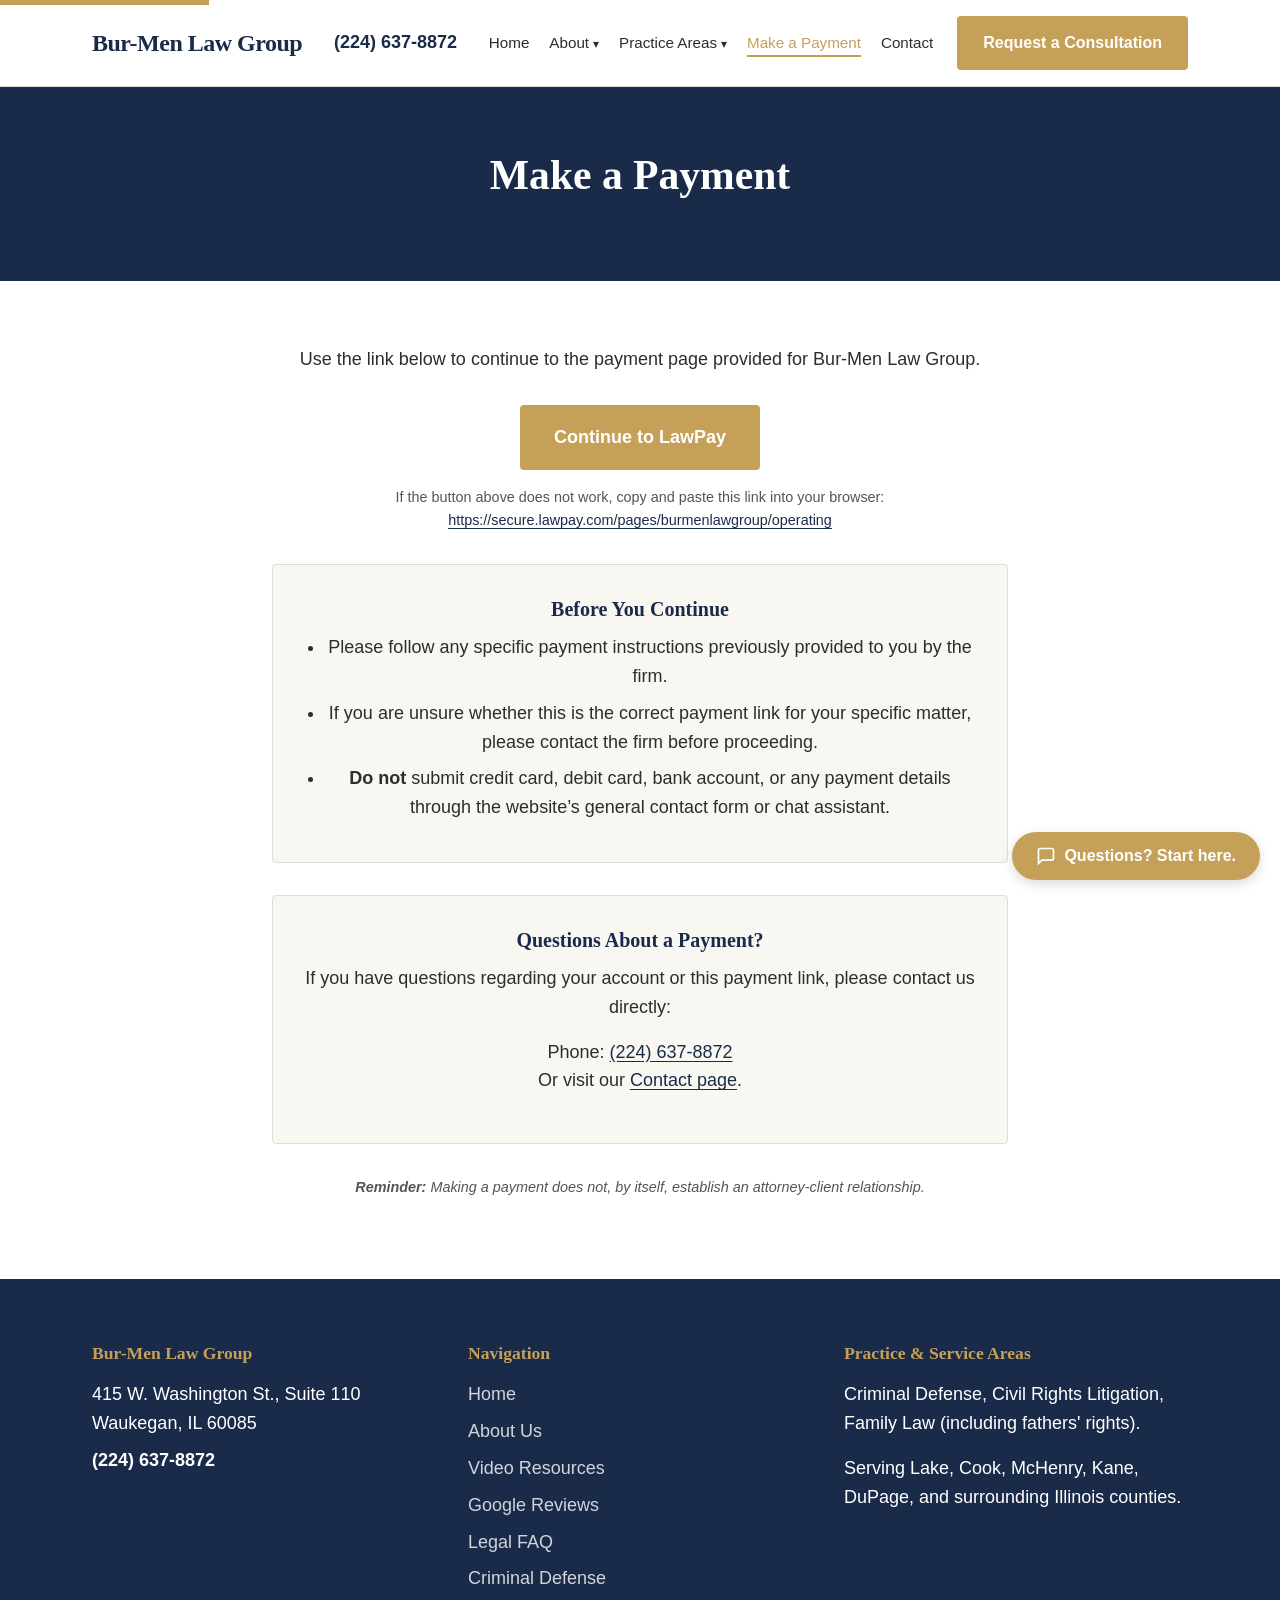
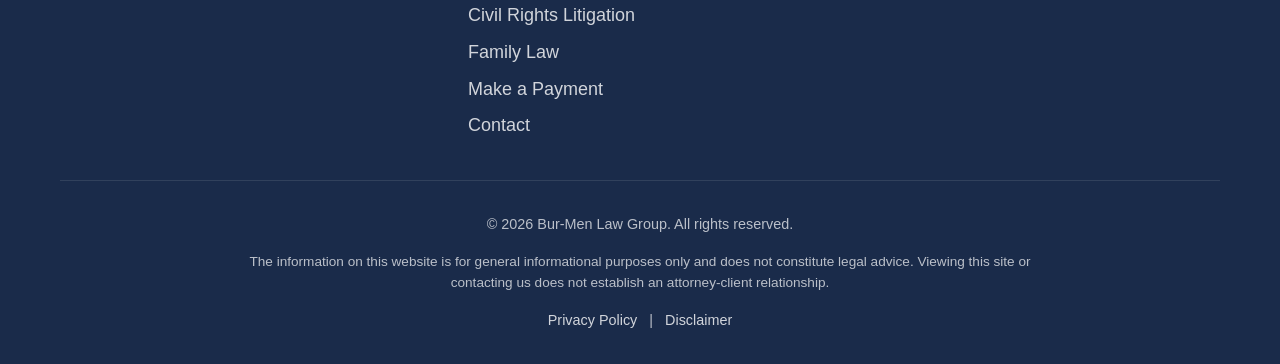
<file: make-a-payment.html>
<!DOCTYPE html>
<html lang="en">
<head>
  <meta charset="UTF-8">
  <meta name="viewport" content="width=device-width, initial-scale=1.0">
  <title>Make a Payment | Bur-Men Law Group</title>
  <meta name="description" content="Securely make a payment to Bur-Men Law Group through our external LawPay portal.">
  <meta property="og:title" content="Make a Payment | Bur-Men Law Group">
  <meta property="og:description" content="Use our secure external LawPay link to submit your payment to Bur-Men Law Group.">
  <meta property="og:type" content="website">
  <link rel="stylesheet" href="assets/css/styles.css">
  <link rel="stylesheet" href="assets/css/chatbot.css">
  <script src="assets/js/main.js" defer></script>
  <script src="assets/js/faq-data.js" defer></script>
  <script src="assets/js/chatbot.js" defer></script>
  <noscript>
    <style>.bm-chat-launcher { display: none !important; }</style>
    <div style="background:#f9f7f2; padding:1rem; text-align:center; border-bottom:1px solid #e0ddd5;">
      JavaScript is disabled. Please call us at <a href="tel:+12246378872">(224) 637-8872</a> or visit our <a href="contact.html">Contact page</a>.
    </div>
  </noscript>
</head>
<body class="page-make-a-payment">
  <a href="#main-content" class="skip-link">Skip to main content</a>
  <header class="site-header">
    <div class="container header-inner">
      <a href="index.html" class="wordmark">Bur-Men Law Group</a>
      <a href="tel:+12246378872" class="header-phone">(224) 637-8872</a>
      <button type="button" class="mobile-menu-toggle" aria-expanded="false" aria-controls="main-nav" aria-label="Toggle navigation menu">
        <span class="hamburger" aria-hidden="true"></span>
      </button>
      <nav id="main-nav" class="main-nav">
        <ul>
          <li><a href="index.html">Home</a></li>
          <li class="has-dropdown">
            <button type="button" class="dropdown-toggle" aria-expanded="false" aria-controls="about-submenu">
              About
              <span class="dropdown-icon" aria-hidden="true">▾</span>
            </button>
            <ul class="dropdown-menu" id="about-submenu">
              <li><a href="about.html">About Us</a></li>
              <li><a href="videos.html">Video Resources</a></li>
              <li><a href="reviews.html">Google Reviews</a></li>
              <li><a href="faq.html">Legal FAQ</a></li>
            </ul>
          </li>
          <li class="has-dropdown">
            <button type="button" class="dropdown-toggle" aria-expanded="false" aria-controls="practice-areas-submenu">
              Practice Areas
              <span class="dropdown-icon" aria-hidden="true">▾</span>
            </button>
            <ul class="dropdown-menu" id="practice-areas-submenu">
              <li><a href="criminal-defense.html">Criminal Defense</a></li>
              <li><a href="civil-rights-family-law.html#civil-rights">Civil Rights</a></li>
              <li><a href="civil-rights-family-law.html#family-law">Family Law</a></li>
            </ul>
          </li>
          <li><a href="make-a-payment.html" aria-current="page">Make a Payment</a></li>
          <li><a href="contact.html">Contact</a></li>
        </ul>
        <a href="contact.html#contact-form" class="button button-primary">Request a Consultation</a>
      </nav>
    </div>
  </header>
  <main id="main-content">
    <section class="page-header bg-navy text-white">
      <div class="container narrow-container text-center">
        <h1>Make a Payment</h1>
      </div>
    </section>
    <section class="section-padding">
      <div class="container narrow-container text-center">
        <p class="lead-text">Use the link below to continue to the payment page provided for Bur-Men Law Group.</p>
        <div class="payment-cta-wrapper">
          <a class="button button-primary button-large" href="https://secure.lawpay.com/pages/burmenlawgroup/operating">Continue to LawPay</a>
          <p class="fallback-link">If the button above does not work, copy and paste this link into your browser:<br><a href="https://secure.lawpay.com/pages/burmenlawgroup/operating">https://secure.lawpay.com/pages/burmenlawgroup/operating</a></p>
        </div>
        <div class="info-box">
          <h3>Before You Continue</h3>
          <ul>
            <li>Please follow any specific payment instructions previously provided to you by the firm.</li>
            <li>If you are unsure whether this is the correct payment link for your specific matter, please contact the firm before proceeding.</li>
            <li><strong>Do not</strong> submit credit card, debit card, bank account, or any payment details through the website’s general contact form or chat assistant.</li>
          </ul>
        </div>
        <div class="info-box">
          <h3>Questions About a Payment?</h3>
          <p>If you have questions regarding your account or this payment link, please contact us directly:</p>
          <p>Phone: <a href="tel:+12246378872">(224) 637-8872</a><br>Or visit our <a href="contact.html">Contact page</a>.</p>
        </div>
        <p class="legal-reminder"><strong>Reminder:</strong> Making a payment does not, by itself, establish an attorney-client relationship.</p>
      </div>
    </section>
  </main>
  <footer class="site-footer">
    <div class="container footer-grid">
      <div class="footer-col">
        <h3>Bur-Men Law Group</h3>
        <address>415 W. Washington St., Suite 110<br>Waukegan, IL 60085</address>
        <p><a href="tel:+12246378872" class="footer-link">(224) 637-8872</a></p>
      </div>
      <div class="footer-col">
        <h3>Navigation</h3>
        <ul class="footer-nav">
          <li><a href="index.html">Home</a></li>
          <li><a href="about.html">About Us</a></li>
          <li><a href="videos.html">Video Resources</a></li>
          <li><a href="reviews.html">Google Reviews</a></li>
          <li><a href="faq.html">Legal FAQ</a></li>
          <li><a href="criminal-defense.html">Criminal Defense</a></li>
          <li><a href="civil-rights-family-law.html#civil-rights">Civil Rights Litigation</a></li>
          <li><a href="civil-rights-family-law.html#family-law">Family Law</a></li>
          <li><a href="make-a-payment.html">Make a Payment</a></li>
          <li><a href="contact.html">Contact</a></li>
        </ul>
      </div>
      <div class="footer-col">
        <h3>Practice & Service Areas</h3>
        <p>Criminal Defense, Civil Rights Litigation, Family Law (including fathers' rights).</p>
        <p>Serving Lake, Cook, McHenry, Kane, DuPage, and surrounding Illinois counties.</p>
      </div>
    </div>
    <div class="container footer-bottom">
      <p>&copy; <span id="current-year">2026</span> Bur-Men Law Group. All rights reserved.</p>
      <p class="disclaimer-text">The information on this website is for general informational purposes only and does not constitute legal advice. Viewing this site or contacting us does not establish an attorney-client relationship.</p>
      <div class="footer-legal-links">
        <a href="contact.html#privacy">Privacy Policy</a>
        <span class="separator">|</span>
        <a href="contact.html#disclaimer">Disclaimer</a>
      </div>
    </div>
  </footer>
</body>
</html>
</file>
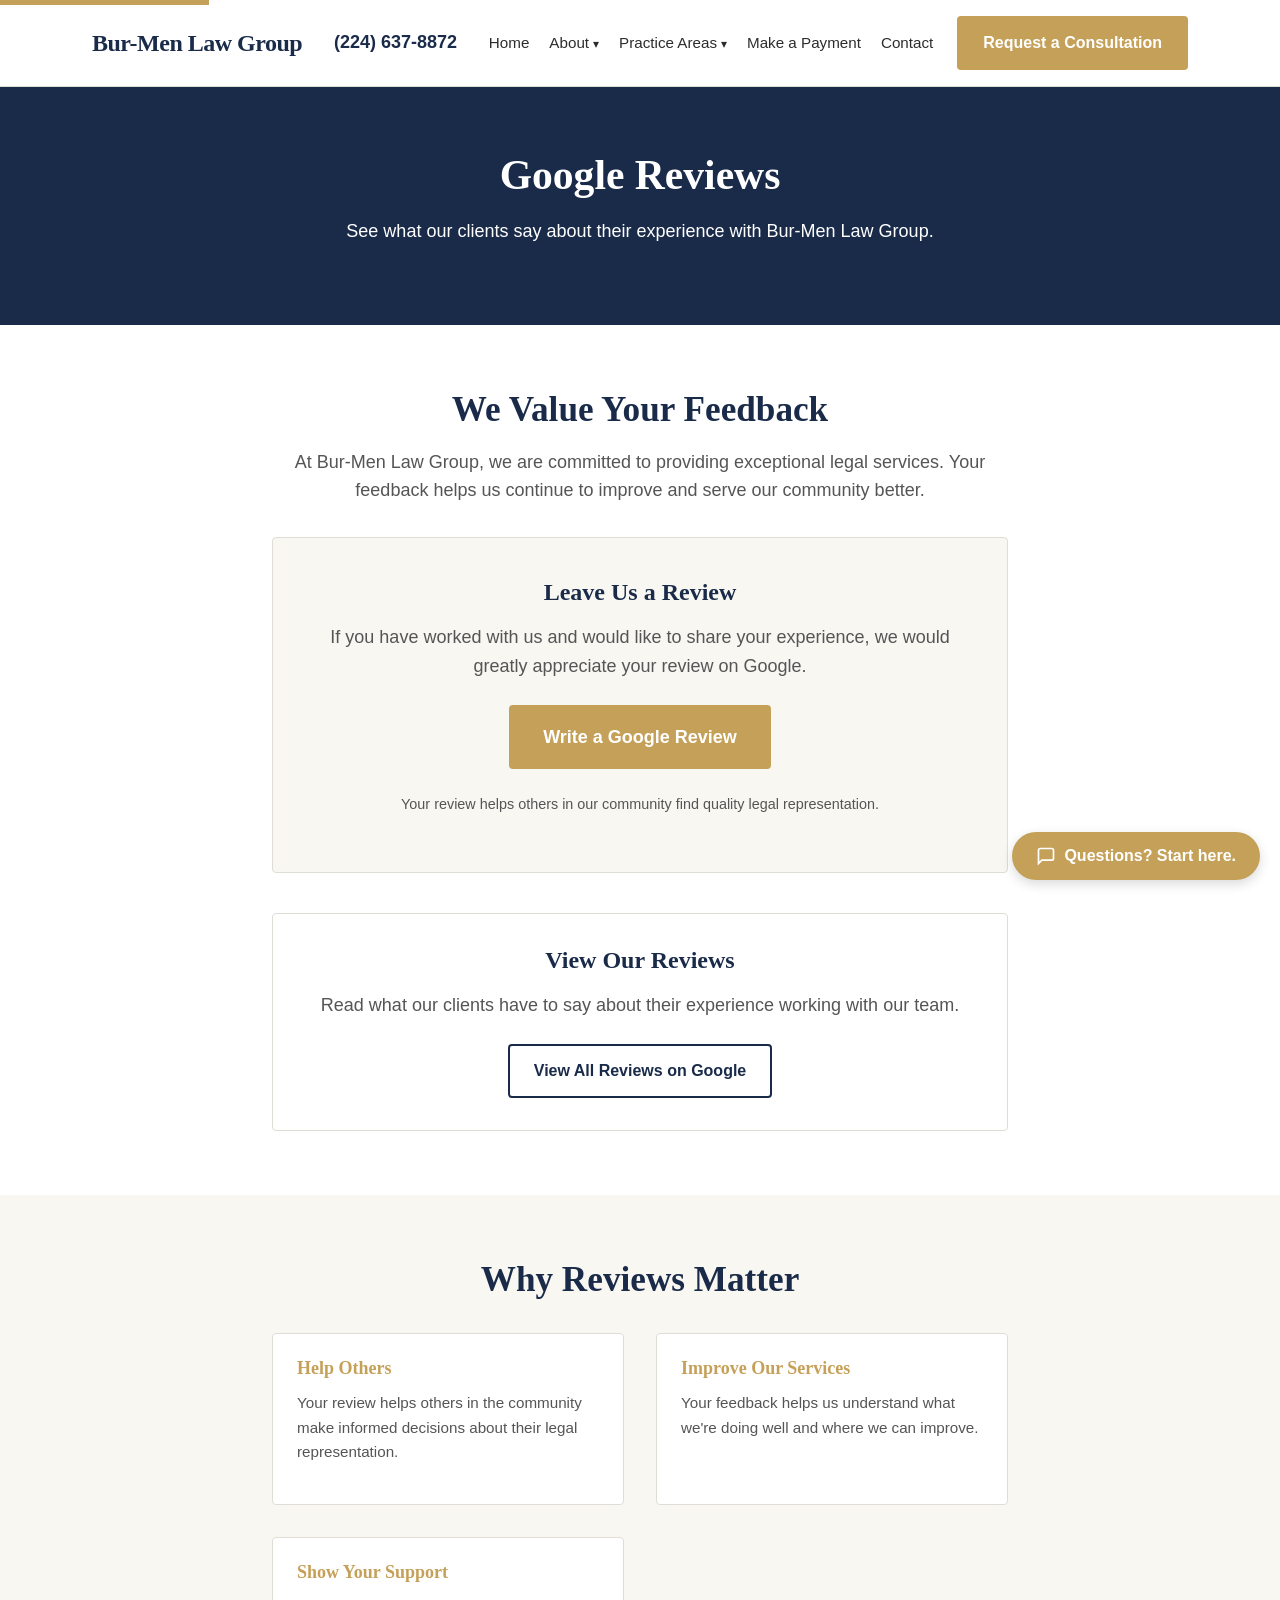
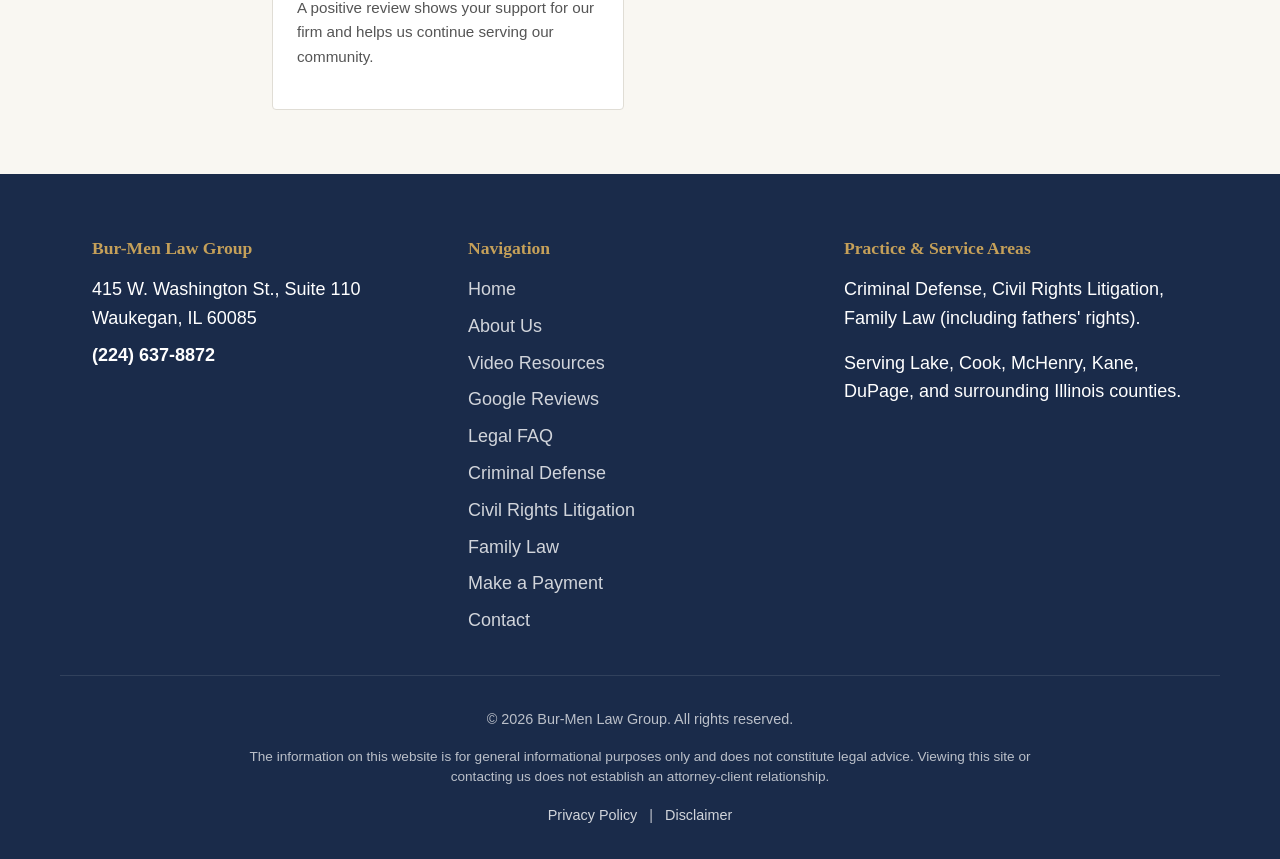
<file: reviews.html>
<!DOCTYPE html>
<html lang="en">
<head>
  <meta charset="UTF-8">
  <meta name="viewport" content="width=device-width, initial-scale=1.0">
  <title>Google Reviews | Bur-Men Law Group | Waukegan, IL</title>
  <meta name="description" content="Read what our clients say about Bur-Men Law Group. See our Google reviews and leave your own feedback about our legal services in Waukegan, IL.">
  <meta property="og:title" content="Google Reviews | Bur-Men Law Group">
  <meta property="og:description" content="Read client reviews and see what people say about our legal services in Waukegan, IL.">
  <meta property="og:type" content="website">
  <link rel="stylesheet" href="assets/css/styles.css">
  <link rel="stylesheet" href="assets/css/chatbot.css">
  <script src="assets/js/main.js" defer></script>
  <script src="assets/js/faq-data.js" defer></script>
  <script src="assets/js/chatbot.js" defer></script>
  <noscript>
    <style>.bm-chat-launcher { display: none !important; }</style>
    <div style="background:#f9f7f2; padding:1rem; text-align:center; border-bottom:1px solid #e0ddd5;">
      JavaScript is disabled. Please call us at <a href="tel:+12246378872">(224) 637-8872</a> or visit our <a href="contact.html">Contact page</a>.
    </div>
  </noscript>
</head>
<body class="page-reviews">
  <a href="#main-content" class="skip-link">Skip to main content</a>
  <header class="site-header">
    <div class="container header-inner">
      <a href="index.html" class="wordmark">Bur-Men Law Group</a>
      <a href="tel:+12246378872" class="header-phone">(224) 637-8872</a>
      <button type="button" class="mobile-menu-toggle" aria-expanded="false" aria-controls="main-nav" aria-label="Toggle navigation menu">
        <span class="hamburger" aria-hidden="true"></span>
      </button>
      <nav id="main-nav" class="main-nav">
        <ul>
          <li><a href="index.html">Home</a></li>
          <li class="has-dropdown">
            <button type="button" class="dropdown-toggle" aria-expanded="false" aria-controls="about-submenu">
              About
              <span class="dropdown-icon" aria-hidden="true">▾</span>
            </button>
            <ul class="dropdown-menu" id="about-submenu">
              <li><a href="about.html">About Us</a></li>
              <li><a href="videos.html">Video Resources</a></li>
              <li><a href="reviews.html" aria-current="page">Google Reviews</a></li>
              <li><a href="faq.html">Legal FAQ</a></li>
            </ul>
          </li>
          <li class="has-dropdown">
            <button type="button" class="dropdown-toggle" aria-expanded="false" aria-controls="practice-areas-submenu">
              Practice Areas
              <span class="dropdown-icon" aria-hidden="true">▾</span>
            </button>
            <ul class="dropdown-menu" id="practice-areas-submenu">
              <li><a href="criminal-defense.html">Criminal Defense</a></li>
              <li><a href="civil-rights-family-law.html#civil-rights">Civil Rights</a></li>
              <li><a href="civil-rights-family-law.html#family-law">Family Law</a></li>
            </ul>
          </li>
          <li><a href="make-a-payment.html">Make a Payment</a></li>
          <li><a href="contact.html">Contact</a></li>
        </ul>
        <a href="contact.html#contact-form" class="button button-primary">Request a Consultation</a>
      </nav>
    </div>
  </header>
  <main id="main-content">
    <section class="page-header bg-navy text-white">
      <div class="container narrow-container text-center">
        <h1>Google Reviews</h1>
        <p>See what our clients say about their experience with Bur-Men Law Group.</p>
      </div>
    </section>
    
    <section class="section-padding">
      <div class="container narrow-container text-center">
        <h2>We Value Your Feedback</h2>
        <p style="margin-bottom: 2rem; color: var(--color-text-light);">
          At Bur-Men Law Group, we are committed to providing exceptional legal services. 
          Your feedback helps us continue to improve and serve our community better.
        </p>
        
        <div style="background: var(--color-ivory); padding: 2.5rem; border-radius: var(--radius); border: 1px solid var(--color-border); margin-bottom: 2.5rem;">
          <h3 style="margin-bottom: 1rem; color: var(--color-navy);">Leave Us a Review</h3>
          <p style="margin-bottom: 1.5rem; color: var(--color-text-light);">
            If you have worked with us and would like to share your experience, 
            we would greatly appreciate your review on Google.
          </p>
          <a href="https://www.google.com/maps/place/Bur-Men+Law+Group/@42.358812,-87.8371793,17z/data=!4m8!3m7!1s0x880fed69f6daa0cb:0xcc5889e8e123dbee!8m2!3d42.358812!4d-87.8346044!9m1!1b1!16s%2Fg%2F11g72c5f8h?hl=en&entry=ttu" 
             target="_blank" 
             rel="noopener noreferrer" 
             class="button button-primary button-large"
             style="display: inline-block; margin-bottom: 0.5rem;">
            Write a Google Review
          </a>
          <p style="font-size: 0.9rem; color: var(--color-text-light); margin-top: 1rem;">
            Your review helps others in our community find quality legal representation.
          </p>
        </div>

        <div style="background: var(--color-white); padding: 2rem; border-radius: var(--radius); border: 1px solid var(--color-border);">
          <h3 style="margin-bottom: 1rem; color: var(--color-navy);">View Our Reviews</h3>
          <p style="margin-bottom: 1.5rem; color: var(--color-text-light);">
            Read what our clients have to say about their experience working with our team.
          </p>
          <a href="https://www.google.com/maps/place/Bur-Men+Law+Group/@42.358812,-87.8371793,17z/data=!4m8!3m7!1s0x880fed69f6daa0cb:0xcc5889e8e123dbee!8m2!3d42.358812!4d-87.8346044!9m1!1b1!16s%2Fg%2F11g72c5f8h?hl=en&entry=ttu" 
             target="_blank" 
             rel="noopener noreferrer" 
             class="button button-secondary">
            View All Reviews on Google
          </a>
        </div>
      </div>
    </section>

    <section class="section-padding bg-ivory">
      <div class="container narrow-container text-center">
        <h2>Why Reviews Matter</h2>
        <div style="display: grid; grid-template-columns: repeat(auto-fit, minmax(250px, 1fr)); gap: 2rem; margin-top: 2rem; text-align: left;">
          <div style="background: var(--color-white); padding: 1.5rem; border-radius: var(--radius); border: 1px solid var(--color-border);">
            <h4 style="color: var(--color-gold); margin-bottom: 0.75rem;">Help Others</h4>
            <p style="color: var(--color-text-light); font-size: 0.95rem;">
              Your review helps others in the community make informed decisions about their legal representation.
            </p>
          </div>
          <div style="background: var(--color-white); padding: 1.5rem; border-radius: var(--radius); border: 1px solid var(--color-border);">
            <h4 style="color: var(--color-gold); margin-bottom: 0.75rem;">Improve Our Services</h4>
            <p style="color: var(--color-text-light); font-size: 0.95rem;">
              Your feedback helps us understand what we're doing well and where we can improve.
            </p>
          </div>
          <div style="background: var(--color-white); padding: 1.5rem; border-radius: var(--radius); border: 1px solid var(--color-border);">
            <h4 style="color: var(--color-gold); margin-bottom: 0.75rem;">Show Your Support</h4>
            <p style="color: var(--color-text-light); font-size: 0.95rem;">
              A positive review shows your support for our firm and helps us continue serving our community.
            </p>
          </div>
        </div>
      </div>
    </section>
  </main>
  <footer class="site-footer">
    <div class="container footer-grid">
      <div class="footer-col">
        <h3>Bur-Men Law Group</h3>
        <address>415 W. Washington St., Suite 110<br>Waukegan, IL 60085</address>
        <p><a href="tel:+12246378872" class="footer-link">(224) 637-8872</a></p>
      </div>
      <div class="footer-col">
        <h3>Navigation</h3>
        <ul class="footer-nav">
          <li><a href="index.html">Home</a></li>
          <li><a href="about.html">About Us</a></li>
          <li><a href="videos.html">Video Resources</a></li>
          <li><a href="reviews.html">Google Reviews</a></li>
          <li><a href="faq.html">Legal FAQ</a></li>
          <li><a href="criminal-defense.html">Criminal Defense</a></li>
          <li><a href="civil-rights-family-law.html#civil-rights">Civil Rights Litigation</a></li>
          <li><a href="civil-rights-family-law.html#family-law">Family Law</a></li>
          <li><a href="make-a-payment.html">Make a Payment</a></li>
          <li><a href="contact.html">Contact</a></li>
        </ul>
      </div>
      <div class="footer-col">
        <h3>Practice & Service Areas</h3>
        <p>Criminal Defense, Civil Rights Litigation, Family Law (including fathers' rights).</p>
        <p>Serving Lake, Cook, McHenry, Kane, DuPage, and surrounding Illinois counties.</p>
      </div>
    </div>
    <div class="container footer-bottom">
      <p>&copy; <span id="current-year">2026</span> Bur-Men Law Group. All rights reserved.</p>
      <p class="disclaimer-text">The information on this website is for general informational purposes only and does not constitute legal advice. Viewing this site or contacting us does not establish an attorney-client relationship.</p>
      <div class="footer-legal-links">
        <a href="contact.html#privacy">Privacy Policy</a>
        <span class="separator">|</span>
        <a href="contact.html#disclaimer">Disclaimer</a>
      </div>
    </div>
  </footer>
</body>
</html>
</file>
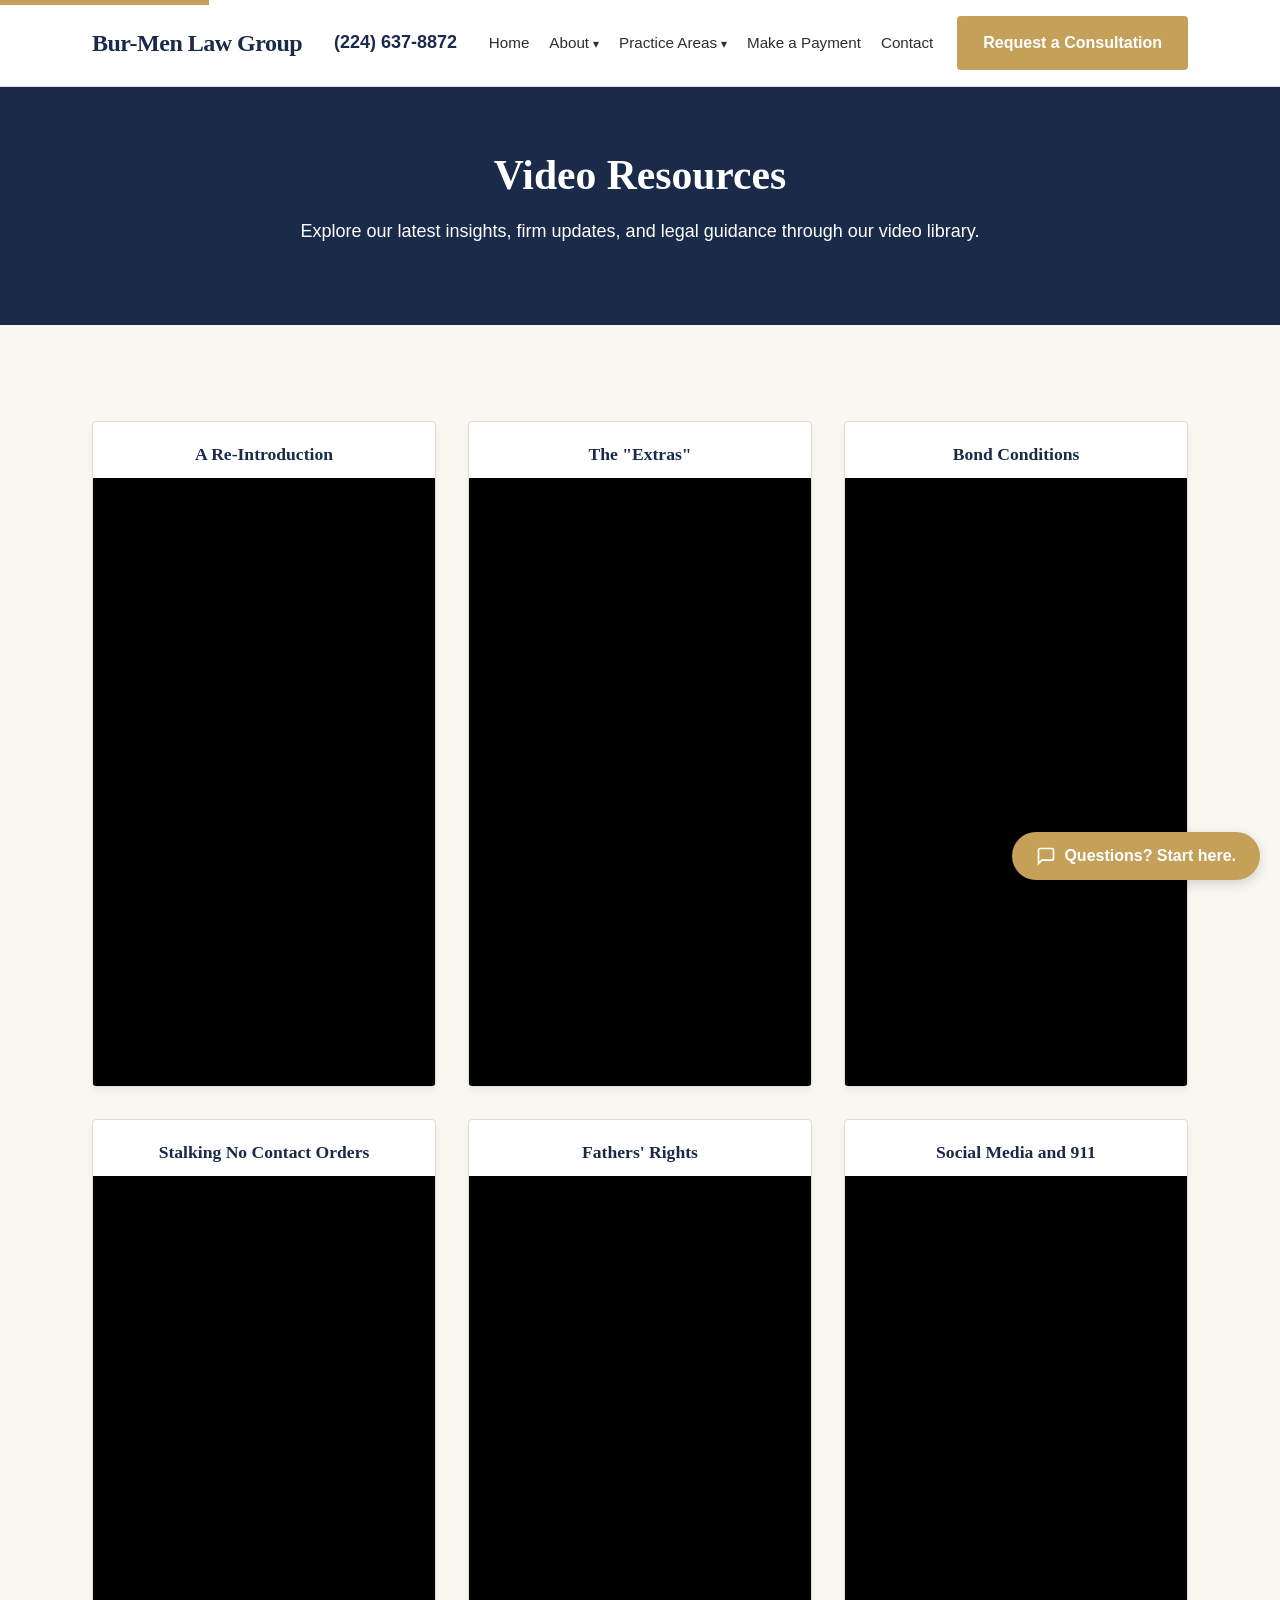
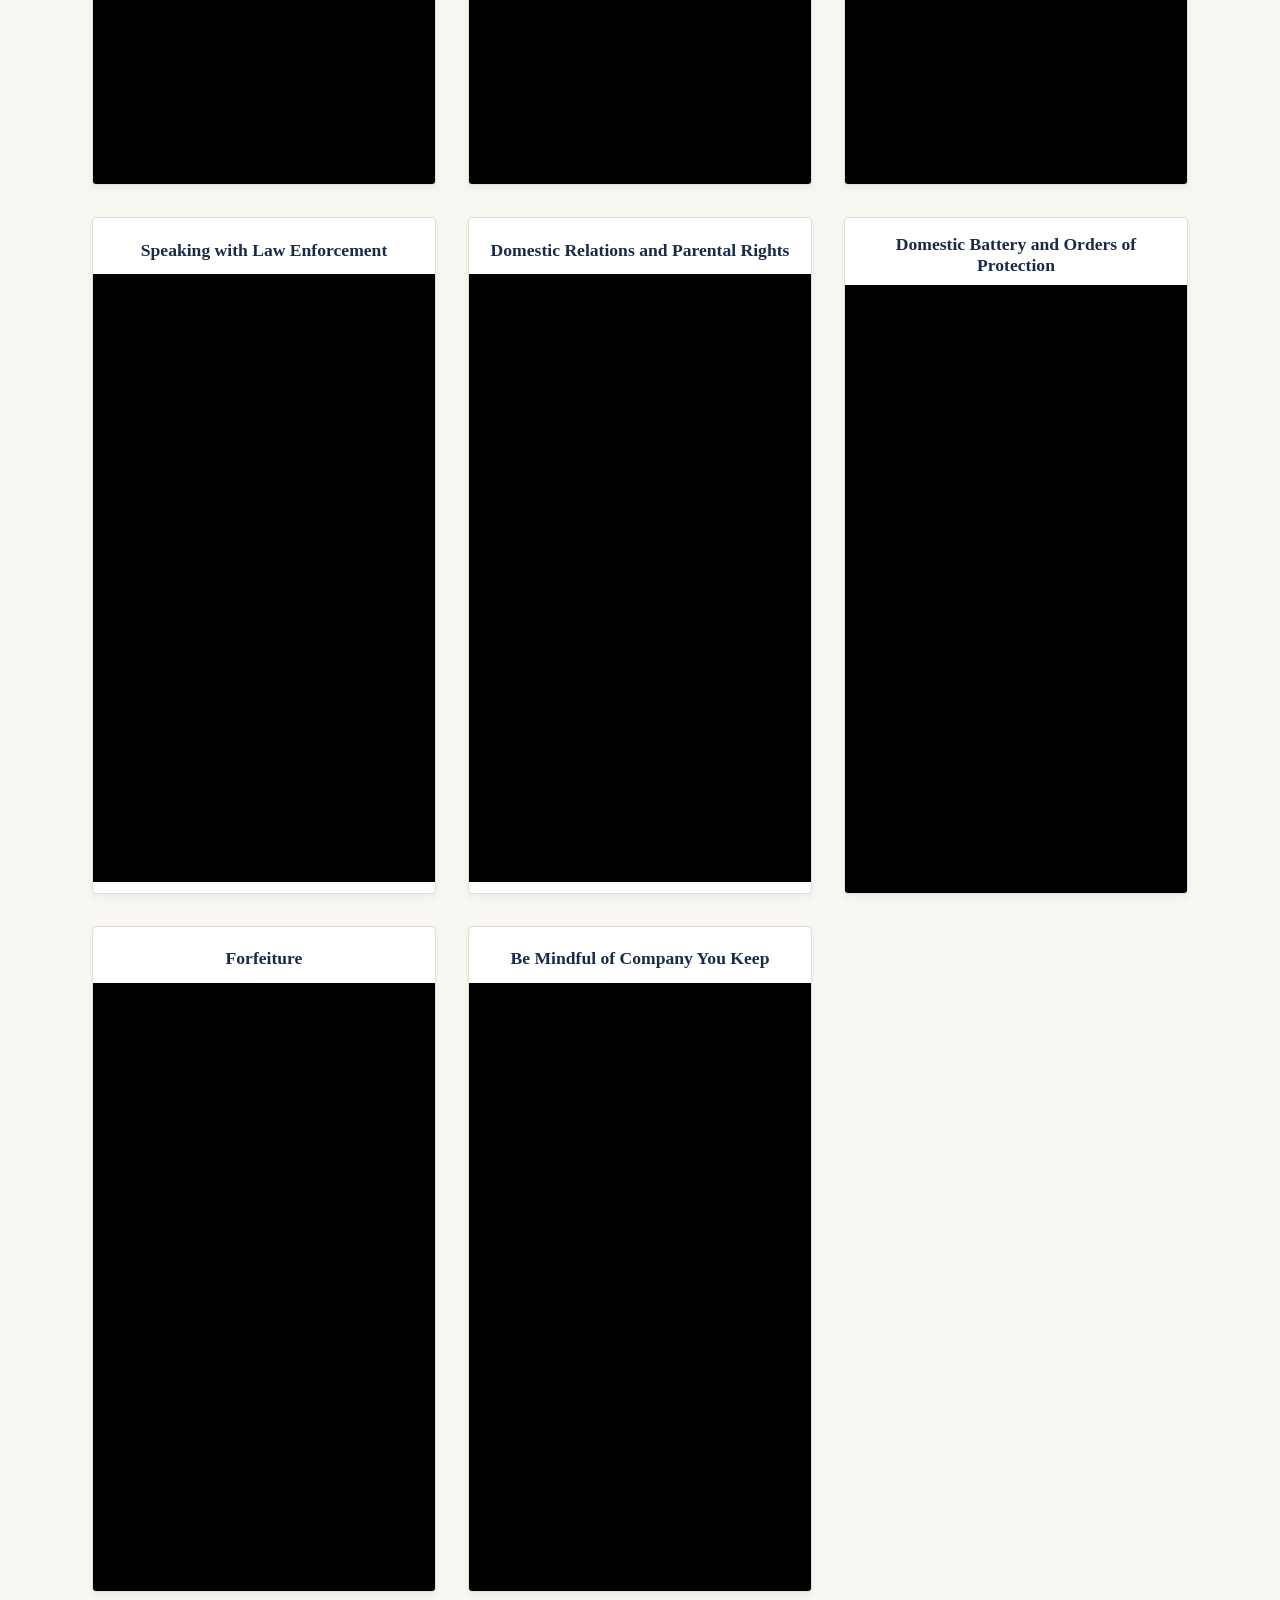
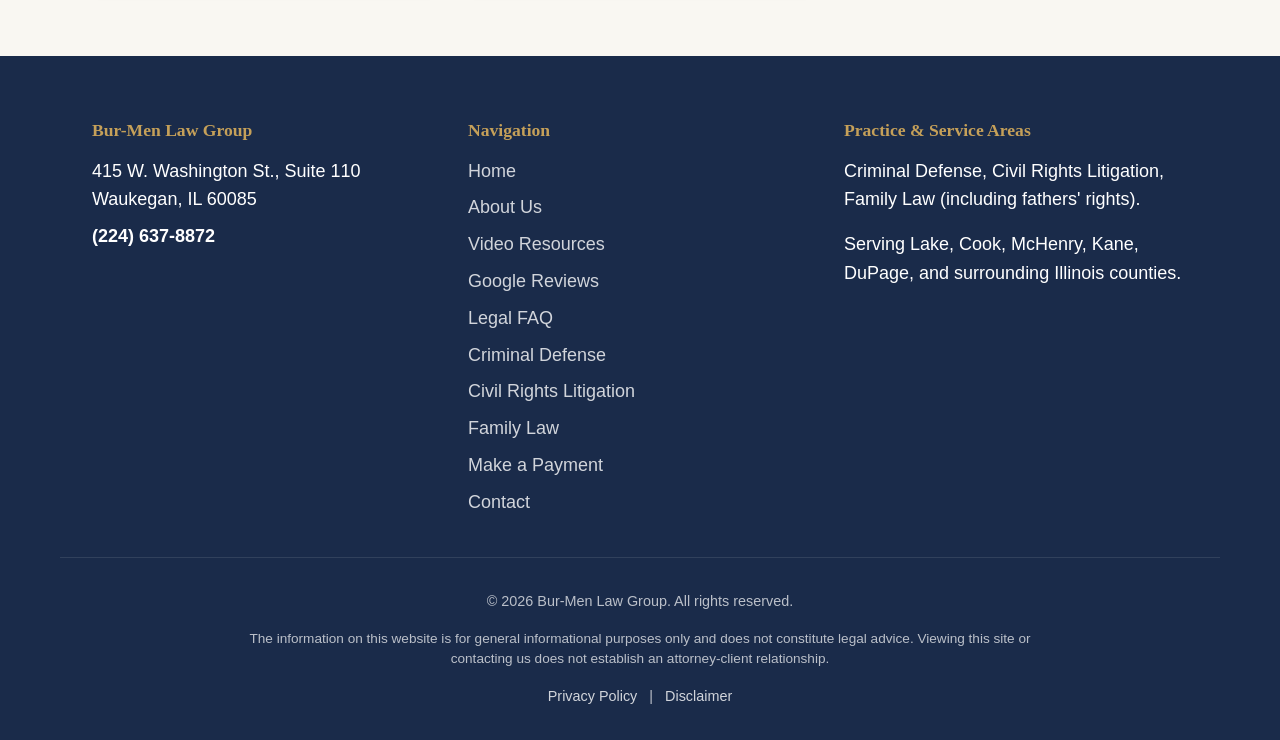
<file: videos.html>
<!DOCTYPE html>
<html lang="en">
<head>
  <meta charset="UTF-8">
  <meta name="viewport" content="width=device-width, initial-scale=1.0">
  <title>Video Resources | Bur-Men Law Group | Waukegan, IL</title>
  <meta name="description" content="Watch informative videos from Bur-Men Law Group covering criminal defense, civil rights, and family law topics in Illinois.">
  <meta property="og:title" content="Video Resources | Bur-Men Law Group">
  <meta property="og:description" content="Informative legal videos and firm updates from our Waukegan, IL attorneys.">
  <meta property="og:type" content="website">
  <link rel="stylesheet" href="assets/css/styles.css">
  <link rel="stylesheet" href="assets/css/chatbot.css">
  <script src="assets/js/main.js" defer></script>
  <script src="assets/js/faq-data.js" defer></script>
  <script src="assets/js/chatbot.js" defer></script>
  <noscript>
    <style>.bm-chat-launcher { display: none !important; }</style>
    <div style="background:#f9f7f2; padding:1rem; text-align:center; border-bottom:1px solid #e0ddd5;">
      JavaScript is disabled. Please call us at <a href="tel:+12246378872">(224) 637-8872</a> or visit our <a href="contact.html">Contact page</a>.
    </div>
  </noscript>
</head>
<body class="page-videos">
  <a href="#main-content" class="skip-link">Skip to main content</a>
  <header class="site-header">
    <div class="container header-inner">
      <a href="index.html" class="wordmark">Bur-Men Law Group</a>
      <a href="tel:+12246378872" class="header-phone">(224) 637-8872</a>
      <button type="button" class="mobile-menu-toggle" aria-expanded="false" aria-controls="main-nav" aria-label="Toggle navigation menu">
        <span class="hamburger" aria-hidden="true"></span>
      </button>
      <nav id="main-nav" class="main-nav">
        <ul>
          <li><a href="index.html">Home</a></li>
          <li class="has-dropdown">
            <button type="button" class="dropdown-toggle" aria-expanded="false" aria-controls="about-submenu">
              About
              <span class="dropdown-icon" aria-hidden="true">▾</span>
            </button>
            <ul class="dropdown-menu" id="about-submenu">
              <li><a href="about.html">About Us</a></li>
              <li><a href="videos.html" aria-current="page">Video Resources</a></li>
              <li><a href="reviews.html">Google Reviews</a></li>
              <li><a href="faq.html">Legal FAQ</a></li>
            </ul>
          </li>
          <li class="has-dropdown">
            <button type="button" class="dropdown-toggle" aria-expanded="false" aria-controls="practice-areas-submenu">
              Practice Areas
              <span class="dropdown-icon" aria-hidden="true">▾</span>
            </button>
            <ul class="dropdown-menu" id="practice-areas-submenu">
              <li><a href="criminal-defense.html">Criminal Defense</a></li>
              <li><a href="civil-rights-family-law.html#civil-rights">Civil Rights</a></li>
              <li><a href="civil-rights-family-law.html#family-law">Family Law</a></li>
            </ul>
          </li>
          <li><a href="make-a-payment.html">Make a Payment</a></li>
          <li><a href="contact.html">Contact</a></li>
        </ul>
        <a href="contact.html#contact-form" class="button button-primary">Request a Consultation</a>
      </nav>
    </div>
  </header>
  <main id="main-content">
    <section class="page-header bg-navy text-white">
      <div class="container narrow-container text-center">
        <h1>Video Resources</h1>
        <p>Explore our latest insights, firm updates, and legal guidance through our video library.</p>
      </div>
    </section>
    <section class="section-padding bg-ivory">
      <div class="container">
        <div class="video-grid">
          <article class="video-card">
            <h3 class="video-title">A Re-Introduction</h3>
            <div class="video-wrapper">
              <iframe src="https://www.facebook.com/plugins/video.php?href=https://www.facebook.com/reel/1363526004092269&t=2&show_text=false" style="border:none;overflow:hidden" scrolling="no" frameborder="0" allowfullscreen="true" allow="autoplay; clipboard-write; encrypted-media; picture-in-picture; web-share"></iframe>
            </div>
          </article>
          <article class="video-card">
            <h3 class="video-title">The "Extras"</h3>
            <div class="video-wrapper">
              <iframe src="https://www.facebook.com/plugins/video.php?href=https://www.facebook.com/reel/568241410906427&t=0&show_text=false" style="border:none;overflow:hidden" scrolling="no" frameborder="0" allowfullscreen="true" allow="autoplay; clipboard-write; encrypted-media; picture-in-picture; web-share"></iframe>
            </div>
          </article>
          <article class="video-card">
            <h3 class="video-title">Bond Conditions</h3>
            <div class="video-wrapper">
              <iframe src="https://www.facebook.com/plugins/video.php?href=https://www.facebook.com/reel/472793237349835&t=0&show_text=false" style="border:none;overflow:hidden" scrolling="no" frameborder="0" allowfullscreen="true" allow="autoplay; clipboard-write; encrypted-media; picture-in-picture; web-share"></iframe>
            </div>
          </article>
          <article class="video-card">
            <h3 class="video-title">Stalking No Contact Orders</h3>
            <div class="video-wrapper">
              <iframe src="https://www.facebook.com/plugins/video.php?href=https://www.facebook.com/reel/590859198159931&t=6&show_text=false" style="border:none;overflow:hidden" scrolling="no" frameborder="0" allowfullscreen="true" allow="autoplay; clipboard-write; encrypted-media; picture-in-picture; web-share"></iframe>
            </div>
          </article>
          <article class="video-card">
            <h3 class="video-title">Fathers' Rights</h3>
            <div class="video-wrapper">
              <iframe src="https://www.facebook.com/plugins/video.php?href=https://www.facebook.com/reel/834297323615507&t=0&show_text=false" style="border:none;overflow:hidden" scrolling="no" frameborder="0" allowfullscreen="true" allow="autoplay; clipboard-write; encrypted-media; picture-in-picture; web-share"></iframe>
            </div>
          </article>
          <article class="video-card">
            <h3 class="video-title">Social Media and 911</h3>
            <div class="video-wrapper">
              <iframe src="https://www.facebook.com/plugins/video.php?href=https://www.facebook.com/reel/390834544802103&t=4&show_text=false" style="border:none;overflow:hidden" scrolling="no" frameborder="0" allowfullscreen="true" allow="autoplay; clipboard-write; encrypted-media; picture-in-picture; web-share"></iframe>
            </div>
          </article>
          <article class="video-card">
            <h3 class="video-title">Speaking with Law Enforcement</h3>
            <div class="video-wrapper">
              <iframe src="https://www.facebook.com/plugins/video.php?href=https://www.facebook.com/reel/1130045927154824&t=1&show_text=false" style="border:none;overflow:hidden" scrolling="no" frameborder="0" allowfullscreen="true" allow="autoplay; clipboard-write; encrypted-media; picture-in-picture; web-share"></iframe>
            </div>
          </article>
          <article class="video-card">
            <h3 class="video-title">Domestic Relations and Parental Rights</h3>
            <div class="video-wrapper">
              <iframe src="https://www.facebook.com/plugins/video.php?href=https://www.facebook.com/reel/1582477265184888&t=0&show_text=false" style="border:none;overflow:hidden" scrolling="no" frameborder="0" allowfullscreen="true" allow="autoplay; clipboard-write; encrypted-media; picture-in-picture; web-share"></iframe>
            </div>
          </article>
          <article class="video-card">
            <h3 class="video-title">Domestic Battery and Orders of Protection</h3>
            <div class="video-wrapper">
              <iframe src="https://www.facebook.com/plugins/video.php?href=https://www.facebook.com/reel/1497034147062534&t=0&show_text=false" style="border:none;overflow:hidden" scrolling="no" frameborder="0" allowfullscreen="true" allow="autoplay; clipboard-write; encrypted-media; picture-in-picture; web-share"></iframe>
            </div>
          </article>
          <article class="video-card">
            <h3 class="video-title">Forfeiture</h3>
            <div class="video-wrapper">
              <iframe src="https://www.facebook.com/plugins/video.php?href=https://www.facebook.com/reel/1379637125468904&t=0&show_text=false" style="border:none;overflow:hidden" scrolling="no" frameborder="0" allowfullscreen="true" allow="autoplay; clipboard-write; encrypted-media; picture-in-picture; web-share"></iframe>
            </div>
          </article>
          <article class="video-card">
            <h3 class="video-title">Be Mindful of Company You Keep</h3>
            <div class="video-wrapper">
              <iframe src="https://www.facebook.com/plugins/video.php?href=https://www.facebook.com/reel/1355503541215596&t=0&show_text=false" style="border:none;overflow:hidden" scrolling="no" frameborder="0" allowfullscreen="true" allow="autoplay; clipboard-write; encrypted-media; picture-in-picture; web-share"></iframe>
            </div>
          </article>
        </div>
      </div>
    </section>
  </main>
  <footer class="site-footer">
    <div class="container footer-grid">
      <div class="footer-col">
        <h3>Bur-Men Law Group</h3>
        <address>415 W. Washington St., Suite 110<br>Waukegan, IL 60085</address>
        <p><a href="tel:+12246378872" class="footer-link">(224) 637-8872</a></p>
      </div>
      <div class="footer-col">
        <h3>Navigation</h3>
        <ul class="footer-nav">
          <li><a href="index.html">Home</a></li>
          <li><a href="about.html">About Us</a></li>
          <li><a href="videos.html">Video Resources</a></li>
          <li><a href="reviews.html">Google Reviews</a></li>
          <li><a href="faq.html">Legal FAQ</a></li>
          <li><a href="criminal-defense.html">Criminal Defense</a></li>
          <li><a href="civil-rights-family-law.html#civil-rights">Civil Rights Litigation</a></li>
          <li><a href="civil-rights-family-law.html#family-law">Family Law</a></li>
          <li><a href="make-a-payment.html">Make a Payment</a></li>
          <li><a href="contact.html">Contact</a></li>
        </ul>
      </div>
      <div class="footer-col">
        <h3>Practice & Service Areas</h3>
        <p>Criminal Defense, Civil Rights Litigation, Family Law (including fathers' rights).</p>
        <p>Serving Lake, Cook, McHenry, Kane, DuPage, and surrounding Illinois counties.</p>
      </div>
    </div>
    <div class="container footer-bottom">
      <p>&copy; <span id="current-year">2026</span> Bur-Men Law Group. All rights reserved.</p>
      <p class="disclaimer-text">The information on this website is for general informational purposes only and does not constitute legal advice. Viewing this site or contacting us does not establish an attorney-client relationship.</p>
      <div class="footer-legal-links">
        <a href="contact.html#privacy">Privacy Policy</a>
        <span class="separator">|</span>
        <a href="contact.html#disclaimer">Disclaimer</a>
      </div>
    </div>
  </footer>
</body>
</html>
</file>
<file: assets/css/styles.css>
:root {
  --color-navy: #1A2B4A;
  --color-ivory: #F9F7F2;
  --color-white: #FFFFFF;
  --color-gold: #C5A059;
  --color-gold-hover: #B08D4B;
  --color-text: #2D2D2D;
  --color-text-light: #555555;
  --color-border: #E0DDD5;
  --font-serif: "Georgia", "Times New Roman", serif;
  --font-sans: -apple-system, BlinkMacSystemFont, "Segoe UI", Roboto, Helvetica, Arial, sans-serif;
  --max-width: 1160px;
  --spacing-sm: 1rem;
  --spacing-md: 2rem;
  --spacing-lg: 4rem;
  --radius: 4px;
  --shadow: 0 4px 6px rgba(26, 43, 74, 0.05);
}

*, *::before, *::after { box-sizing: border-box; margin: 0; padding: 0; }
html { scroll-behavior: smooth; scroll-padding-top: 100px; }
@media (prefers-reduced-motion: reduce) { html { scroll-behavior: auto; } }
body { font-family: var(--font-sans); color: var(--color-text); background-color: var(--color-white); line-height: 1.6; font-size: clamp(1rem, 0.95rem + 0.25vw, 1.125rem); }
img { max-width: 100%; height: auto; display: block; }
a { color: var(--color-navy); text-decoration: underline; text-underline-offset: 3px; transition: color 0.2s ease; }
a:hover { color: var(--color-gold-hover); }

h1, h2, h3, h4 { font-family: var(--font-serif); color: var(--color-navy); line-height: 1.2; margin-bottom: var(--spacing-sm); }
h1 { font-size: clamp(2rem, 1.8rem + 1vw, 3rem); }
h2 { font-size: clamp(1.75rem, 1.6rem + 0.75vw, 2.25rem); }
h3 { font-size: clamp(1.25rem, 1.1rem + 0.5vw, 1.5rem); }
p { margin-bottom: var(--spacing-sm); }

.text-center { text-align: center; }
.text-white { color: var(--color-white) !important; }
.text-white h1, .text-white h2, .text-white h3 { color: var(--color-white); }

.container { width: 100%; max-width: var(--max-width); margin: 0 auto; padding: 0 var(--spacing-md); }
.narrow-container { max-width: 800px; }
.section-padding { padding: var(--spacing-lg) 0; }
.bg-ivory { background-color: var(--color-ivory); }
.bg-navy { background-color: var(--color-navy); }

.skip-link { position: absolute; top: -40px; left: 0; background: var(--color-gold); color: var(--color-white); padding: 8px 16px; z-index: 1000; text-decoration: none; font-weight: bold; }
.skip-link:focus { top: 0; }
:focus-visible { outline: 3px solid var(--color-gold); outline-offset: 2px; }

/* ============================================================
   HEADER & NAVIGATION
   ============================================================ */
.site-header { background-color: var(--color-white); border-bottom: 1px solid var(--color-border); position: sticky; top: 0; z-index: 100; }
.header-inner { display: flex; align-items: center; justify-content: space-between; padding-top: var(--spacing-sm); padding-bottom: var(--spacing-sm); flex-wrap: wrap; gap: var(--spacing-sm); }
.wordmark { font-family: var(--font-serif); font-size: 1.5rem; font-weight: bold; color: var(--color-navy); text-decoration: none; letter-spacing: -0.5px; }
.header-phone { font-weight: 600; text-decoration: none; color: var(--color-navy); }
.mobile-menu-toggle { display: none; background: none; border: 1px solid var(--color-border); border-radius: var(--radius); padding: 8px; cursor: pointer; }
.hamburger { display: block; width: 24px; height: 2px; background-color: var(--color-navy); position: relative; }
.hamburger::before, .hamburger::after { content: ''; position: absolute; width: 24px; height: 2px; background-color: var(--color-navy); left: 0; }
.hamburger::before { top: -8px; }
.hamburger::after { top: 8px; }

.main-nav { display: flex; align-items: center; gap: 1.5rem; }
.main-nav > ul { display: flex; list-style: none; gap: 1.25rem; align-items: center; }
.main-nav > ul > li { position: relative; }

.main-nav > ul > li > a,
.main-nav > ul > li > .dropdown-toggle {
  text-decoration: none;
  font-weight: 500;
  font-size: 0.95rem;
  color: var(--color-text);
  background: none;
  border: none;
  cursor: pointer;
  font-family: inherit;
  padding: 0;
  line-height: 1.5;
  display: inline-flex;
  align-items: center;
  gap: 4px;
}

.main-nav > ul > li > a:hover,
.main-nav > ul > li > .dropdown-toggle:hover { color: var(--color-gold-hover); }
.main-nav > ul > li > a[aria-current="page"] { color: var(--color-gold); border-bottom: 2px solid var(--color-gold); }

.dropdown-icon { font-size: 0.75rem; transition: transform 0.2s ease; }

/* --- Dropdown Submenu Base --- */
.dropdown-menu {
  list-style: none;
  display: none;
  flex-direction: column;
  background: var(--color-white);
  border: 1px solid var(--color-border);
  border-radius: var(--radius);
  box-shadow: var(--shadow);
  padding: 0.5rem 0;
  min-width: 220px;
  z-index: 101;
  position: absolute;
  top: 100%;
  left: 0;
  margin-top: 0;
}

.dropdown-menu li a {
  display: block;
  padding: 0.75rem 1rem;
  text-decoration: none;
  color: var(--color-text);
  white-space: nowrap;
}

.dropdown-menu li a:hover,
.dropdown-menu li a:focus { background-color: var(--color-ivory); color: var(--color-navy); }

/* --- Desktop Hover --- */
@media (min-width: 901px) {
  .has-dropdown:hover > .dropdown-menu,
  .has-dropdown:focus-within > .dropdown-menu {
    display: flex !important;
  }
  .has-dropdown.is-open > .dropdown-menu {
    display: flex !important;
  }
}

/* --- Mobile Navigation --- */
@media (max-width: 900px) {
  .mobile-menu-toggle { display: block; }
  .main-nav.js-enabled {
    display: none;
    flex-direction: column;
    align-items: flex-start;
    position: absolute;
    top: 100%;
    left: 0;
    right: 0;
    background: var(--color-white);
    border-bottom: 1px solid var(--color-border);
    padding: var(--spacing-md);
    box-shadow: var(--shadow);
    max-height: 80vh;
    overflow-y: auto;
  }
  .main-nav.js-enabled.is-open { display: flex; }
  .main-nav.js-enabled > ul {
    flex-direction: column;
    gap: var(--spacing-sm);
    width: 100%;
    align-items: flex-start;
  }
  .main-nav.js-enabled > ul > li { width: 100%; }
  .main-nav.js-enabled > ul > li > a,
  .main-nav.js-enabled > ul > li > .dropdown-toggle {
    width: 100%;
    justify-content: space-between;
    padding: 0.5rem 0;
    font-size: 1rem;
  }
  .main-nav.js-enabled .button {
    width: 100%;
    text-align: center;
    margin-top: var(--spacing-sm);
  }

  .dropdown-menu {
    position: static;
    box-shadow: none;
    border: none;
    background: transparent;
    padding: 0 0 0 1rem;
    min-width: auto;
    margin-top: 0.25rem;
  }
  .has-dropdown.is-open > .dropdown-menu { display: flex; }
  .dropdown-menu li a { padding: 0.6rem 0.75rem; font-size: 0.95rem; }
}

/* ============================================================
   BUTTONS
   ============================================================ */
.button { display: inline-block; padding: 0.75rem 1.5rem; border-radius: var(--radius); text-decoration: none; font-weight: 600; text-align: center; transition: background-color 0.2s ease, transform 0.1s ease; border: 2px solid transparent; cursor: pointer; font-size: 1rem; }
.button:active { transform: translateY(1px); }
.button-primary { background-color: var(--color-gold); color: var(--color-white); }
.button-primary:hover { background-color: var(--color-gold-hover); color: var(--color-white); }
.button-secondary { background-color: transparent; border-color: var(--color-navy); color: var(--color-navy); }
.button-secondary:hover { background-color: var(--color-navy); color: var(--color-white); }
.button-accent { background-color: var(--color-white); color: var(--color-navy); border-color: var(--color-white); }
.button-accent:hover { background-color: var(--color-ivory); color: var(--color-navy); }
.button-large { padding: 1rem 2rem; font-size: 1.125rem; }

/* ============================================================
   HERO
   ============================================================ */
.hero { background: linear-gradient(135deg, var(--color-navy) 0%, #2a3f66 100%); color: var(--color-white); padding: var(--spacing-lg) 0; text-align: center; }
.hero h1 { color: var(--color-white); margin-bottom: var(--spacing-sm); }
.hero-subtitle { font-size: 1.125rem; max-width: 700px; margin: 0 auto var(--spacing-md); opacity: 0.9; }
.hero-actions { display: flex; gap: var(--spacing-sm); justify-content: center; flex-wrap: wrap; }

/* ============================================================
   CARDS & GRIDS
   ============================================================ */
.card-grid { display: grid; grid-template-columns: repeat(auto-fit, minmax(300px, 1fr)); gap: var(--spacing-md); margin-top: var(--spacing-md); }
.card { background: var(--color-white); padding: var(--spacing-md); border-radius: var(--radius); border: 1px solid var(--color-border); box-shadow: var(--shadow); display: flex; flex-direction: column; }
.card h3 { margin-bottom: var(--spacing-sm); }
.card p { flex-grow: 1; color: var(--color-text-light); margin-bottom: var(--spacing-md); }
.text-link { font-weight: 600; text-decoration: none; color: var(--color-gold); }
.text-link:hover { text-decoration: underline; }

.partner-card { text-align: center; }
.partner-role { font-style: italic; color: var(--color-gold); font-weight: 600; margin-bottom: var(--spacing-sm); }
.page-header { padding: var(--spacing-lg) 0; }

/* ============================================================
   FORMS
   ============================================================ */
.form-group { margin-bottom: 1.25rem; }
.form-group label { display: block; font-weight: 600; margin-bottom: 0.5rem; color: var(--color-navy); }
.form-group input, .form-group select, .form-group textarea { width: 100%; padding: 0.75rem; border: 1px solid var(--color-border); border-radius: var(--radius); font-family: inherit; font-size: 1rem; background-color: var(--color-white); }
.form-group input:focus, .form-group select:focus, .form-group textarea:focus { outline: none; border-color: var(--color-gold); box-shadow: 0 0 0 3px rgba(197, 160, 89, 0.2); }
.checkbox-group { display: flex; align-items: flex-start; gap: 0.75rem; }
.checkbox-group input { width: auto; margin-top: 0.25rem; }
.checkbox-group label { font-weight: 400; font-size: 0.95rem; color: var(--color-text-light); }
.form-warning { background-color: #fff3cd; border-left: 4px solid #ffc107; padding: 1rem; margin-bottom: 1.5rem; font-size: 0.95rem; color: #856404; }
.form-status { margin-top: 1rem; padding: 1rem; border-radius: var(--radius); font-weight: 500; }
.form-status.pending { background-color: #e2e8f0; color: var(--color-navy); }
.form-status.success { background-color: #d4edda; color: #155724; border: 1px solid #c3e6cb; }
.form-status.error { background-color: #f8d7da; color: #721c24; border: 1px solid #f5c6cb; }

/* ============================================================
   INFO BOXES & PAYMENT
   ============================================================ */
.info-box { background-color: var(--color-ivory); border: 1px solid var(--color-border); border-radius: var(--radius); padding: var(--spacing-md); margin-top: var(--spacing-md); }
.info-box h3 { margin-bottom: 0.75rem; font-size: 1.25rem; }
.info-box ul { padding-left: 1.25rem; }
.info-box li { margin-bottom: 0.5rem; }
.payment-cta-wrapper { margin: var(--spacing-md) 0; }
.fallback-link { margin-top: 1rem; font-size: 0.9rem; color: var(--color-text-light); word-break: break-all; }
.legal-reminder { margin-top: var(--spacing-md); font-size: 0.9rem; color: var(--color-text-light); font-style: italic; }
.section-divider { height: 1px; background-color: var(--color-border); max-width: var(--max-width); margin: 0 auto; }
.cta-box { margin-top: var(--spacing-md); padding-top: var(--spacing-md); border-top: 1px solid var(--color-border); text-align: center; }

/* ============================================================
   FOOTER
   ============================================================ */
.site-footer { background-color: var(--color-navy); color: var(--color-white); padding-top: var(--spacing-lg); }
.footer-grid { display: grid; grid-template-columns: repeat(auto-fit, minmax(250px, 1fr)); gap: var(--spacing-md); padding-bottom: var(--spacing-md); border-bottom: 1px solid rgba(255, 255, 255, 0.1); }
.footer-col h3 { color: var(--color-gold); font-size: 1.1rem; margin-bottom: 1rem; }
.footer-col address { font-style: normal; line-height: 1.6; margin-bottom: 0.5rem; }
.footer-link { color: var(--color-white); text-decoration: none; font-weight: 600; }
.footer-link:hover { color: var(--color-gold); }
.footer-nav { list-style: none; }
.footer-nav li { margin-bottom: 0.5rem; }
.footer-nav a { color: rgba(255, 255, 255, 0.8); text-decoration: none; }
.footer-nav a:hover { color: var(--color-gold); text-decoration: underline; }
.footer-bottom { padding: var(--spacing-md) 0; text-align: center; font-size: 0.9rem; color: rgba(255, 255, 255, 0.7); }
.disclaimer-text { max-width: 800px; margin: 1rem auto; font-size: 0.85rem; line-height: 1.5; }
.footer-legal-links { margin-top: 1rem; }
.footer-legal-links a { color: rgba(255, 255, 255, 0.8); text-decoration: none; }
.footer-legal-links a:hover { color: var(--color-gold); }
.separator { margin: 0 0.5rem; }

.contact-grid { display: grid; grid-template-columns: 1fr; gap: var(--spacing-lg); }
@media (min-width: 768px) { .contact-grid { grid-template-columns: 1fr 1.5fr; } }
.existing-client-callout { background-color: var(--color-navy); color: var(--color-white); border: none; }
.existing-client-callout h3 { color: var(--color-gold); }
.existing-client-callout p { color: rgba(255, 255, 255, 0.9); }

/* ============================================================
   PARTNER CARDS
   ============================================================ */
.partner-image-wrapper { margin-bottom: var(--spacing-md); overflow: hidden; border-radius: var(--radius); background-color: var(--color-navy); display: flex; align-items: center; justify-content: center; }
.partner-image { width: 100%; height: 400px; object-fit: cover; object-position: center; border-radius: var(--radius); }
.partner-image-top { object-position: center 15%; }

.status-badge { display: inline-block; padding: 0.25rem 0.75rem; border-radius: 20px; font-size: 0.8rem; font-weight: 600; text-transform: uppercase; letter-spacing: 0.05em; margin-bottom: 0.5rem; }
.status-badge.retired { background-color: var(--color-ivory); color: var(--color-text-light); border: 1px solid var(--color-border); }

.partner-details { text-align: left; margin-top: 1.5rem; border-top: 1px solid var(--color-border); padding-top: 1.5rem; }
.detail-block { margin-bottom: 1rem; }
.detail-block h4 { font-family: var(--font-sans); font-size: 0.8rem; text-transform: uppercase; letter-spacing: 0.08em; color: var(--color-gold); margin-bottom: 0.25rem; font-weight: 700; }
.detail-block p { font-size: 0.95rem; color: var(--color-text); margin-bottom: 0; line-height: 1.5; }
.detail-block ul { list-style: none; padding-left: 0; margin: 0; }
.detail-block ul li { font-size: 0.95rem; color: var(--color-text); margin-bottom: 0.35rem; line-height: 1.4; }

.partner-intro { min-height: 130px; display: flex; flex-direction: column; align-items: center; margin-bottom: 1rem; }
.partner-card h3 { margin-bottom: 0.5rem; }
.partner-card .partner-role { margin-bottom: 0; }
.partner-card.highlighted { border-color: var(--color-gold); box-shadow: 0 8px 24px rgba(197, 160, 89, 0.15); }
.partner-card.retired-card { background-color: #fcfbf9; border-color: var(--color-border); }

/* ============================================================
   FAQ LIST
   ============================================================ */
.faq-list { max-width: 800px; margin: 0 auto; }
.faq-item { background: var(--color-white); border: 1px solid var(--color-border); border-radius: var(--radius); margin-bottom: 1rem; }
.faq-item summary { padding: 1rem; cursor: pointer; font-weight: 600; color: var(--color-navy); list-style: none; }
.faq-item summary::-webkit-details-marker { display: none; }
.faq-item summary::after { content: '+'; float: right; font-weight: bold; }
.faq-item[open] summary::after { content: '−'; }
.faq-item p { padding: 0 1rem 1rem 1rem; margin-bottom: 0; color: var(--color-text-light); }

/* ============================================================
   PROCESS LIST
   ============================================================ */
.process-list { list-style: none; counter-reset: process-counter; }
.process-list li { position: relative; padding-left: 3rem; margin-bottom: var(--spacing-md); counter-increment: process-counter; }
.process-list li::before { content: counter(process-counter); position: absolute; left: 0; top: 0; width: 2rem; height: 2rem; background-color: var(--color-gold); color: var(--color-white); border-radius: 50%; display: flex; align-items: center; justify-content: center; font-weight: bold; font-family: var(--font-serif); }

/* ============================================================
   VIDEO GRID & CARDS (FIXED FOR LETTERBOXING)
   ============================================================ */
.video-grid {
  display: grid;
  grid-template-columns: repeat(auto-fill, minmax(280px, 1fr));
  gap: var(--spacing-md);
  margin-top: var(--spacing-md);
}

.video-card {
  background: var(--color-white);
  border-radius: var(--radius);
  border: 1px solid var(--color-border);
  overflow: hidden;
  display: flex;
  flex-direction: column;
  box-shadow: var(--shadow);
}

.video-title {
  padding: 1rem 1rem 0.5rem 1rem;
  font-size: 1.1rem;
  color: var(--color-navy);
  margin: 0;
  text-align: center;
  font-family: var(--font-serif);
  min-height: 3.5rem;
  display: flex;
  align-items: center;
  justify-content: center;
}

.video-wrapper {
  position: relative;
  width: 100%;
  /* Forces a consistent vertical ratio for the grid */
  aspect-ratio: 9 / 16; 
  background-color: #000000;
  overflow: hidden;
}

.video-wrapper iframe {
  position: absolute;
  top: 0;
  left: 0;
  width: 100% !important;
  height: 100% !important;
  /* This forces the Facebook player to stay vertical.
     Facebook will automatically add black bars inside the player 
     for any landscape or square videos, preventing cropping. */
  aspect-ratio: 9 / 16 !important; 
  border: none;
}
/* ============================================================
   HOMEPAGE ATTORNEY CARDS
   ============================================================ */
.attorney-card-link {
  text-decoration: none;
  color: inherit;
  display: block;
  transition: transform 0.2s ease, box-shadow 0.2s ease;
  border-radius: var(--radius);
}

.attorney-card-link:hover {
  transform: translateY(-4px);
  box-shadow: 0 8px 16px rgba(26, 43, 74, 0.1);
}

.attorney-card-link:hover .card {
  border-color: var(--color-gold);
}

.attorney-card {
  text-align: center;
  height: 100%;
  margin: 0;
}
</file>
<file: assets/css/chatbot.css>
.bm-chat-launcher {
  position: fixed; bottom: 20px; right: 20px; z-index: 9999;
  background-color: var(--color-gold); color: var(--color-white);
  border: none; border-radius: 30px; padding: 12px 24px;
  font-size: 16px; font-weight: 600; font-family: var(--font-sans);
  cursor: pointer; box-shadow: 0 4px 12px rgba(0,0,0,0.15);
  display: flex; align-items: center; gap: 8px;
  transition: background-color 0.2s ease, transform 0.1s ease; min-height: 48px;
}
.bm-chat-launcher:hover { background-color: var(--color-gold-hover); }
.bm-chat-launcher:active { transform: translateY(1px); }
.bm-chat-launcher:focus-visible { outline: 3px solid var(--color-navy); outline-offset: 2px; }

.bm-chat-panel {
  position: fixed; bottom: 80px; right: 20px; z-index: 9998;
  width: 380px; max-width: calc(100vw - 40px); height: 500px; max-height: calc(100vh - 100px);
  background-color: var(--color-white); border: 1px solid var(--color-border);
  border-radius: 8px; box-shadow: 0 8px 24px rgba(0,0,0,0.15);
  display: none; flex-direction: column; overflow: hidden;
}
.bm-chat-panel.is-open { display: flex; }

.bm-chat-header { background-color: var(--color-navy); color: var(--color-white); padding: 16px; display: flex; justify-content: space-between; align-items: center; }
.bm-chat-header h3 { margin: 0; font-size: 1.1rem; color: var(--color-white); font-family: var(--font-sans); }
.bm-chat-close { background: none; border: none; color: var(--color-white); font-size: 1.5rem; cursor: pointer; padding: 0 4px; line-height: 1; }
.bm-chat-close:focus-visible { outline: 2px solid var(--color-gold); outline-offset: 2px; }

.bm-chat-scope { background-color: var(--color-ivory); padding: 10px 16px; font-size: 13px; color: var(--color-text-light); border-bottom: 1px solid var(--color-border); line-height: 1.4; }

.bm-chat-messages { flex: 1; overflow-y: auto; padding: 16px; display: flex; flex-direction: column; gap: 12px; background-color: var(--color-white); }

.bm-chat-message { max-width: 85%; padding: 12px 16px; border-radius: 8px; font-size: 16px; line-height: 1.5; }
.bm-chat-message.user { align-self: flex-end; background-color: var(--color-navy); color: var(--color-white); border-bottom-right-radius: 2px; }
.bm-chat-message.bot { align-self: flex-start; background-color: var(--color-ivory); color: var(--color-text); border: 1px solid var(--color-border); border-bottom-left-radius: 2px; }
.bm-chat-message.bot p { margin-bottom: 8px; }
.bm-chat-message.bot p:last-child { margin-bottom: 0; }
.bm-chat-message.bot a { color: var(--color-navy); font-weight: 600; }

.bm-chat-suggestions { display: flex; flex-wrap: wrap; gap: 8px; margin-top: 8px; }
.bm-chat-suggestion { background-color: var(--color-white); border: 1px solid var(--color-gold); color: var(--color-navy); padding: 6px 12px; border-radius: 16px; font-size: 14px; cursor: pointer; text-align: left; transition: background-color 0.2s; }
.bm-chat-suggestion:hover { background-color: var(--color-ivory); }
.bm-chat-suggestion:focus-visible { outline: 2px solid var(--color-gold); outline-offset: 2px; }

.bm-chat-input-area { padding: 16px; border-top: 1px solid var(--color-border); background-color: var(--color-white); display: flex; gap: 8px; align-items: flex-end; }
.bm-chat-input { flex: 1; padding: 10px 12px; border: 1px solid var(--color-border); border-radius: 4px; font-size: 16px; font-family: var(--font-sans); resize: none; min-height: 44px; max-height: 120px; }
.bm-chat-input:focus { outline: 2px solid var(--color-gold); border-color: var(--color-gold); }
.bm-chat-send { background-color: var(--color-gold); color: var(--color-white); border: none; border-radius: 4px; padding: 10px 16px; font-size: 16px; font-weight: 600; cursor: pointer; min-height: 44px; }
.bm-chat-send:hover { background-color: var(--color-gold-hover); }
.bm-chat-send:disabled { background-color: var(--color-border); cursor: not-allowed; }
.bm-chat-send:focus-visible { outline: 2px solid var(--color-navy); outline-offset: 2px; }

/* --- Return to Main Menu Button --- */
.bm-chat-reset-btn {
  align-self: center;
  background-color: transparent;
  border: 1px solid var(--color-navy);
  color: var(--color-navy);
  padding: 8px 16px;
  border-radius: 20px;
  font-size: 14px;
  font-weight: 600;
  cursor: pointer;
  margin-top: 8px;
  transition: background-color 0.2s, color 0.2s;
}
.bm-chat-reset-btn:hover {
  background-color: var(--color-navy);
  color: var(--color-white);
}
.bm-chat-reset-btn:focus-visible {
  outline: 2px solid var(--color-gold);
  outline-offset: 2px;
}

@media (max-width: 480px) {
  .bm-chat-panel { width: calc(100vw - 20px); right: 10px; bottom: 70px; height: 60vh; }
  .bm-chat-launcher { right: 10px; bottom: 10px; font-size: 15px; padding: 10px 16px; }
}
</file>
